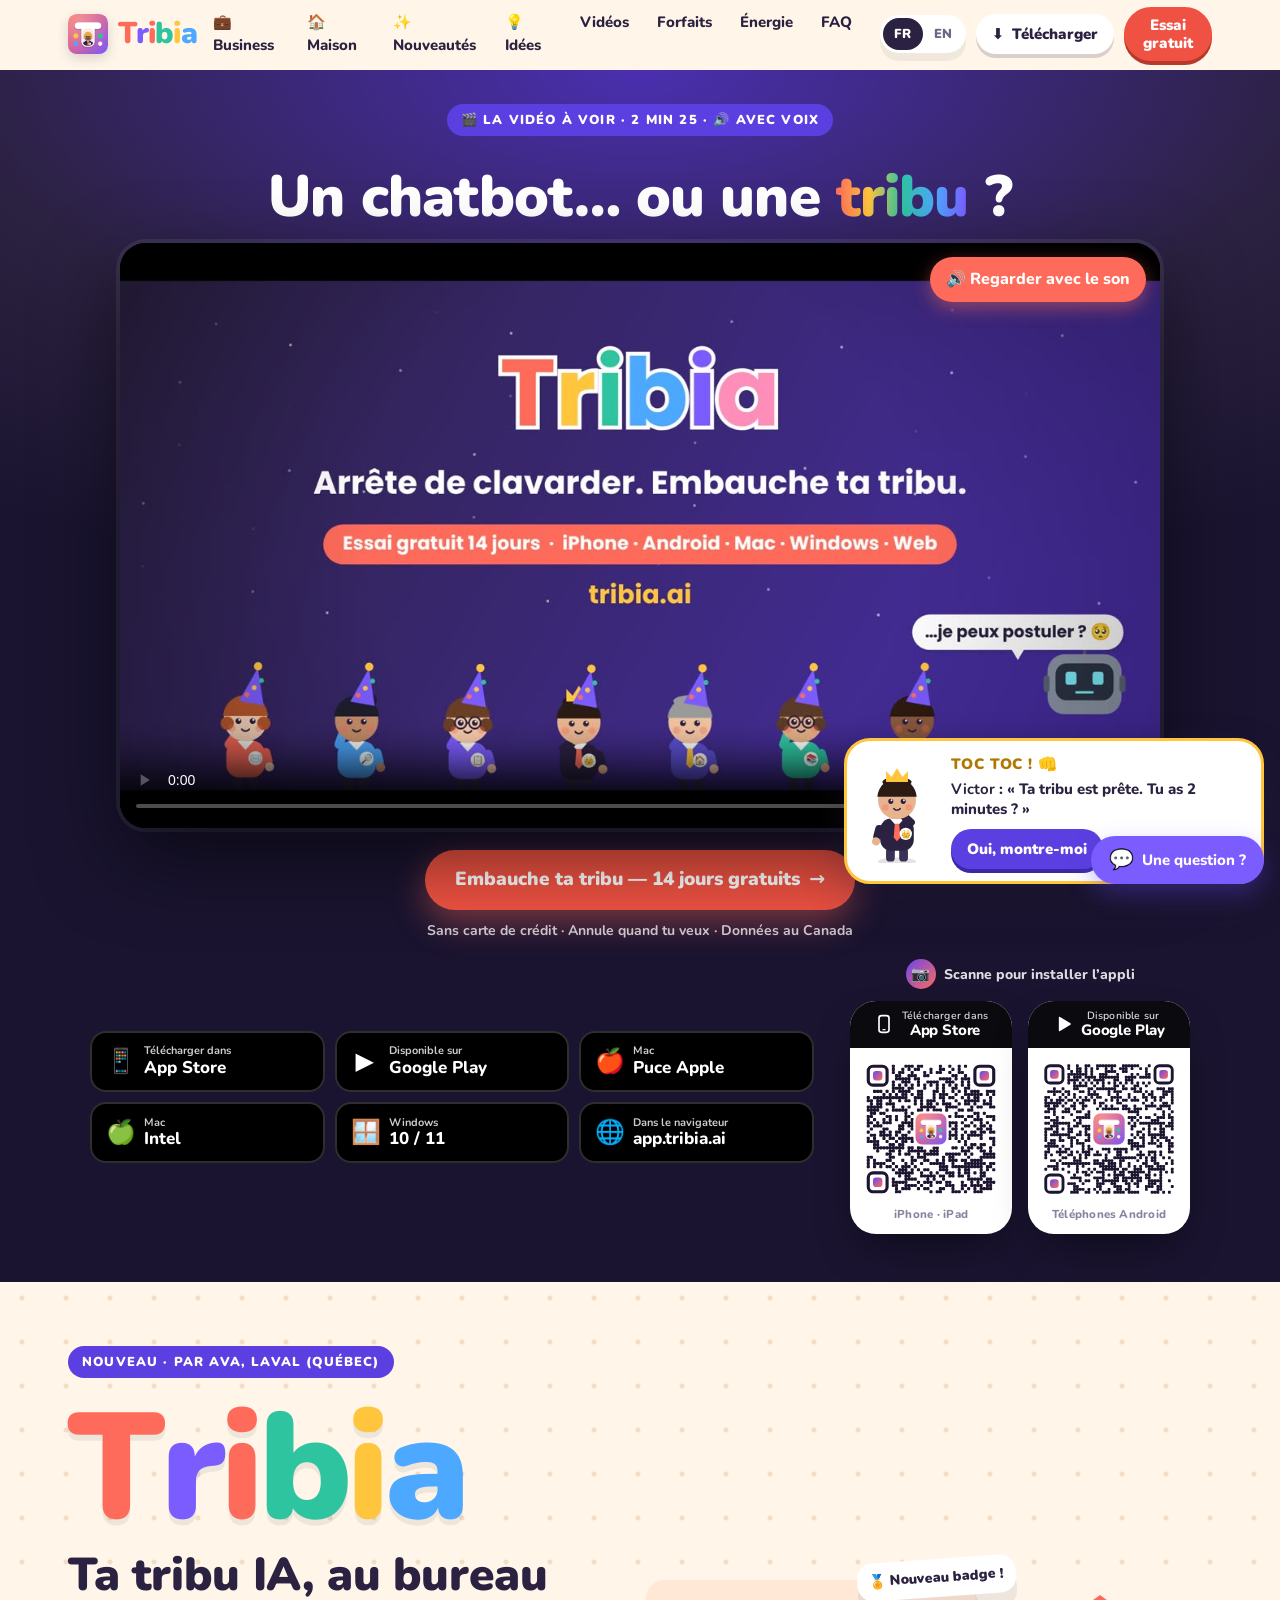
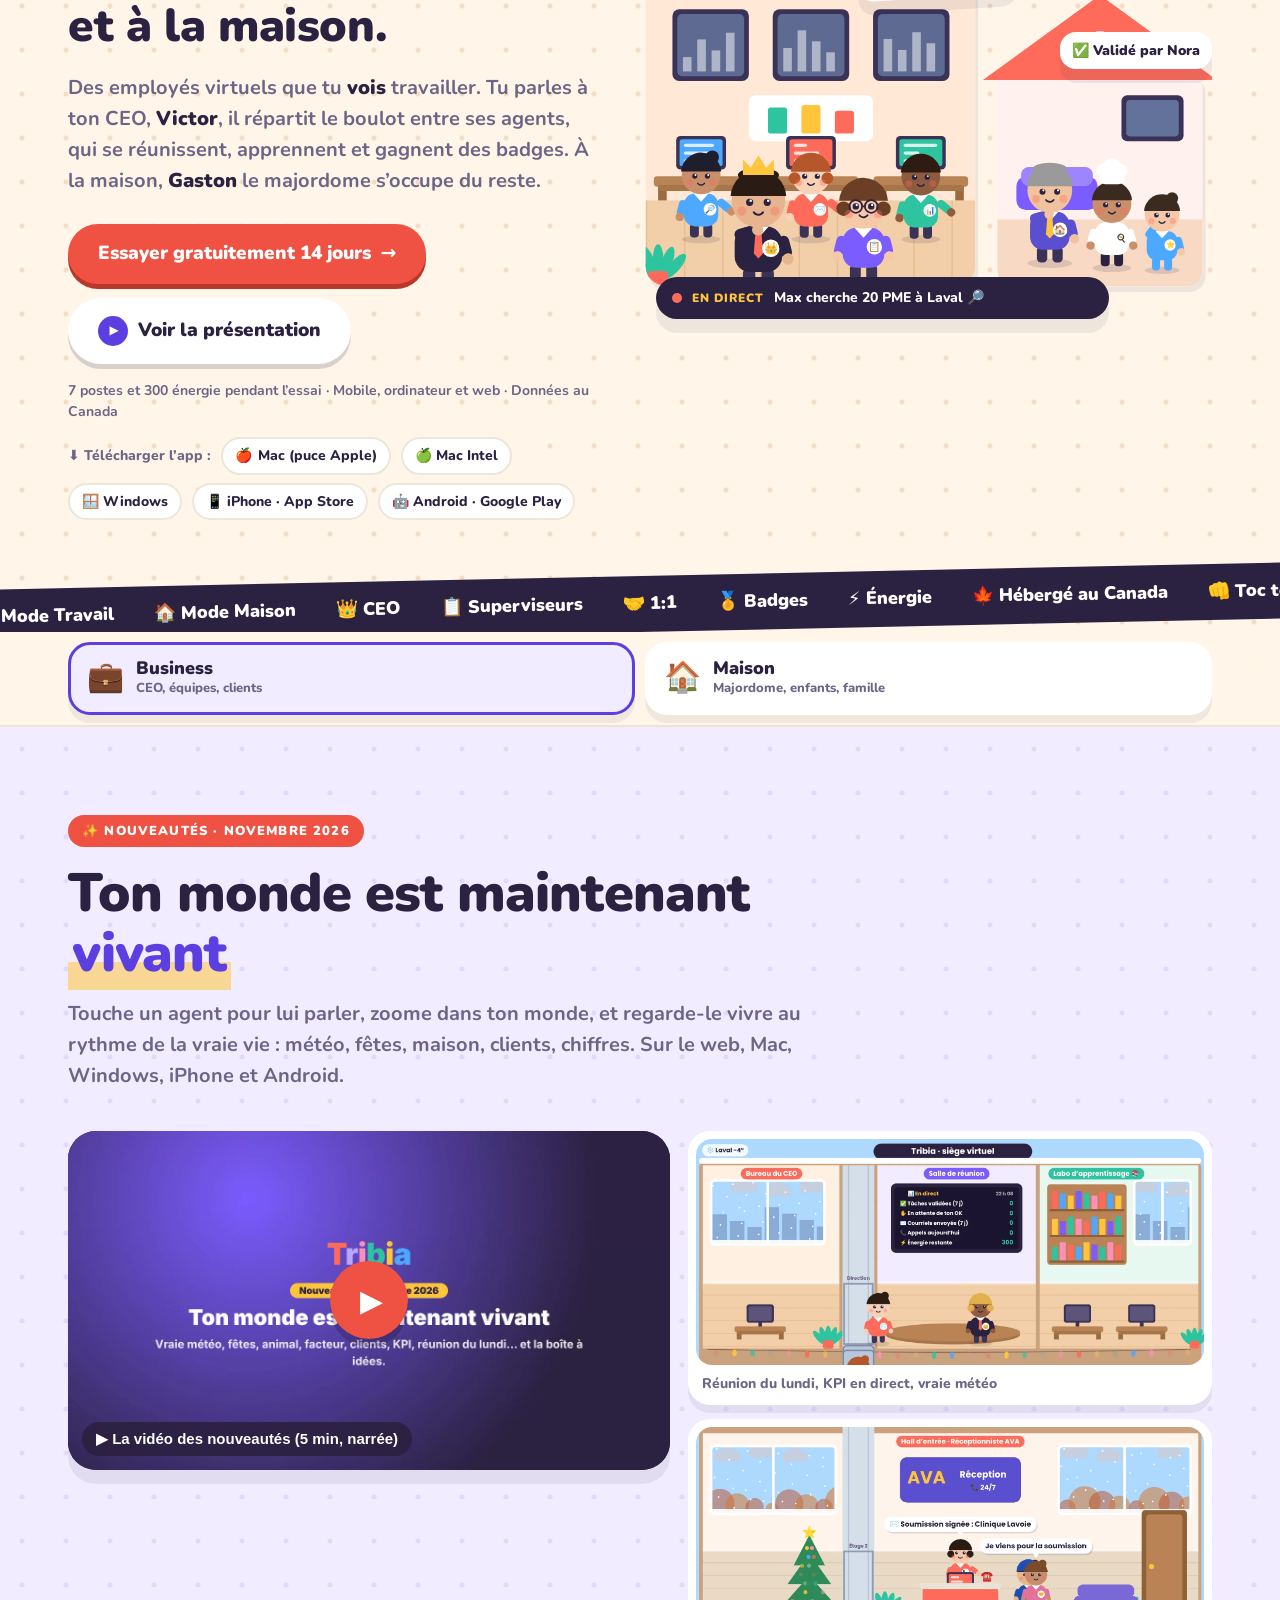
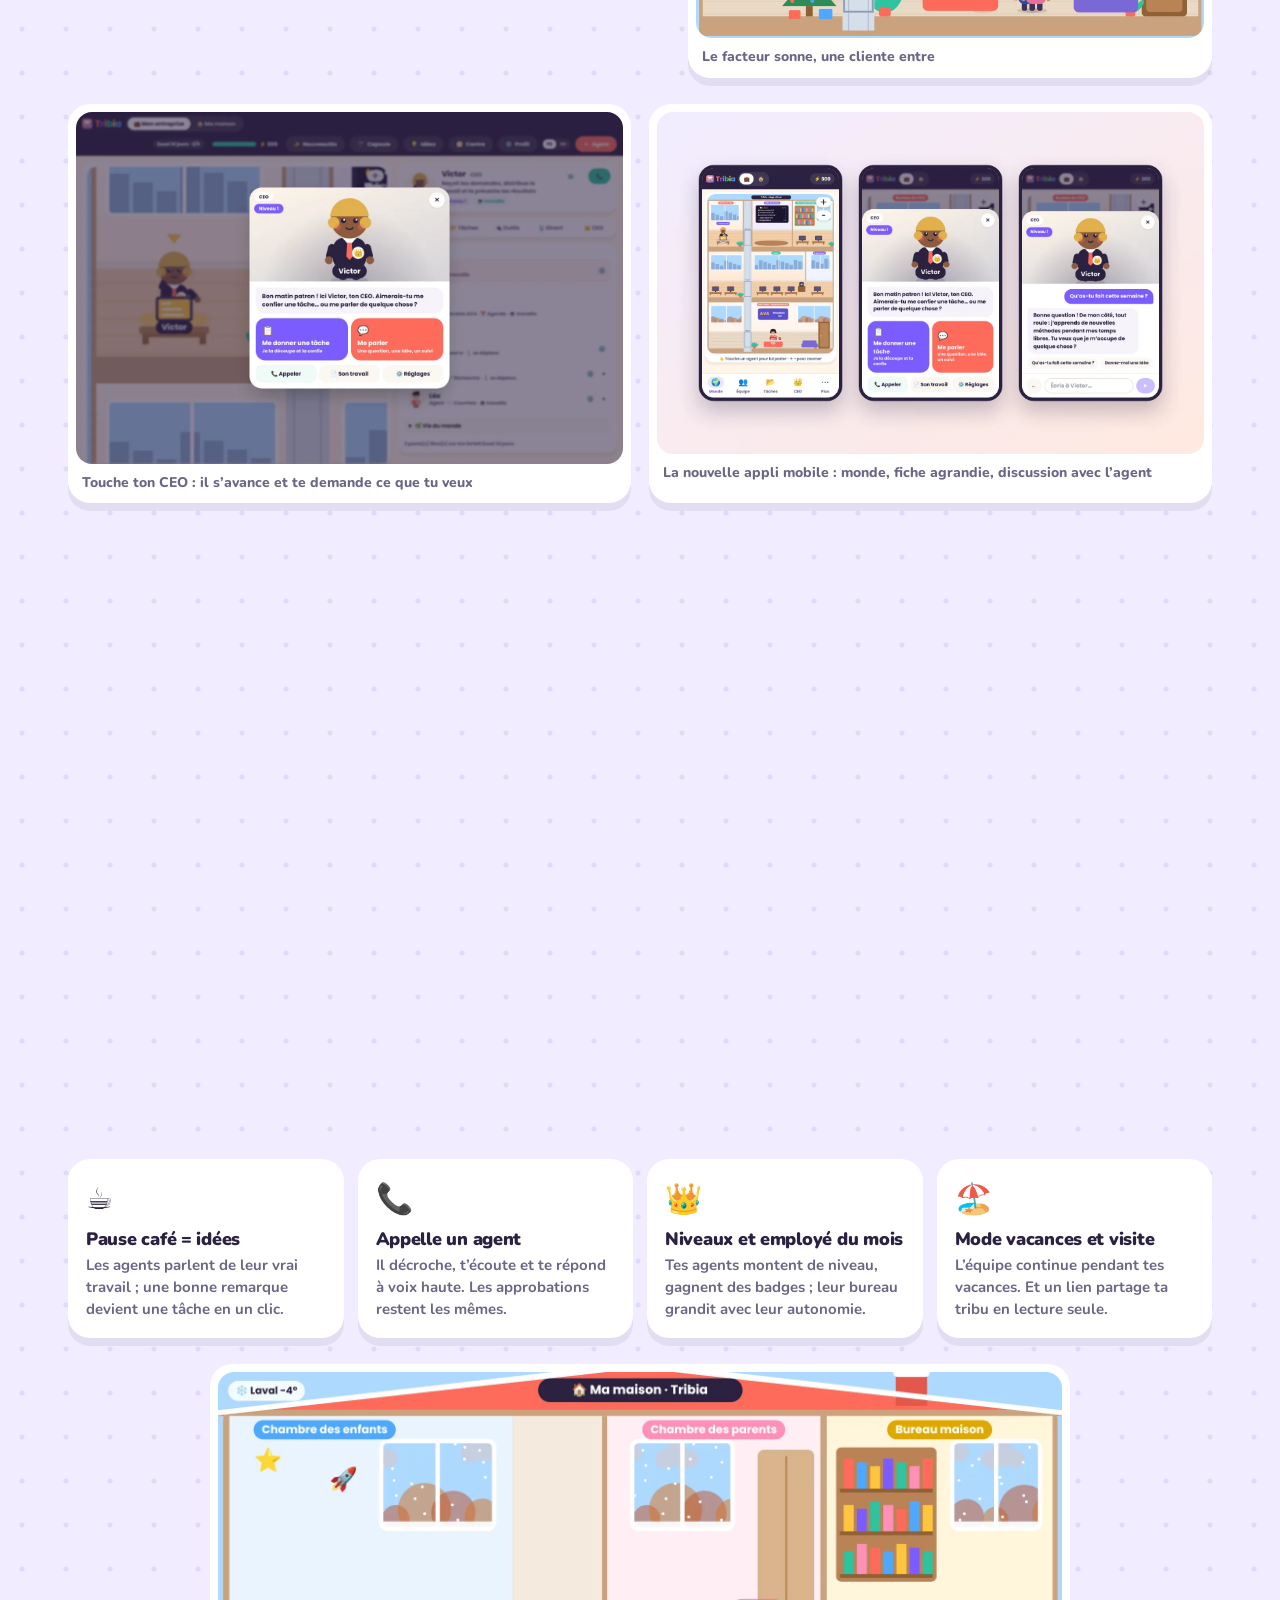
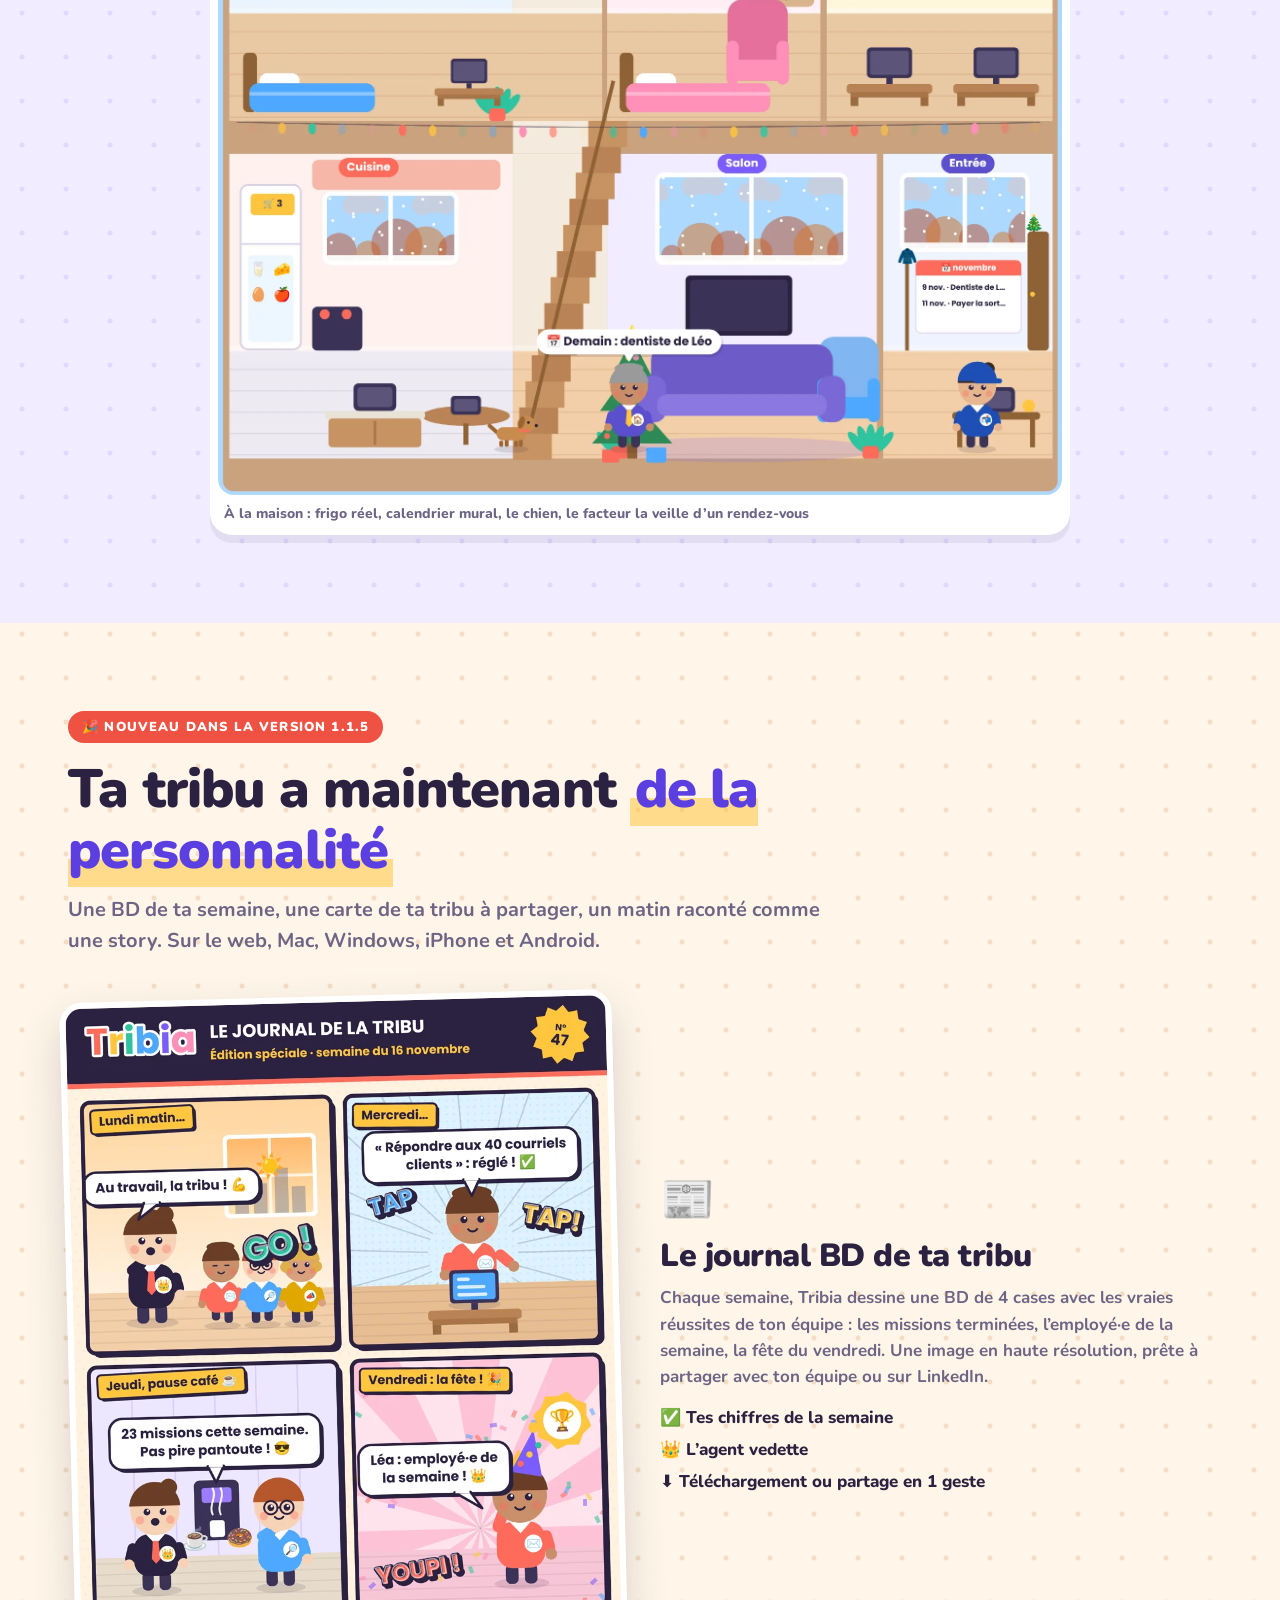
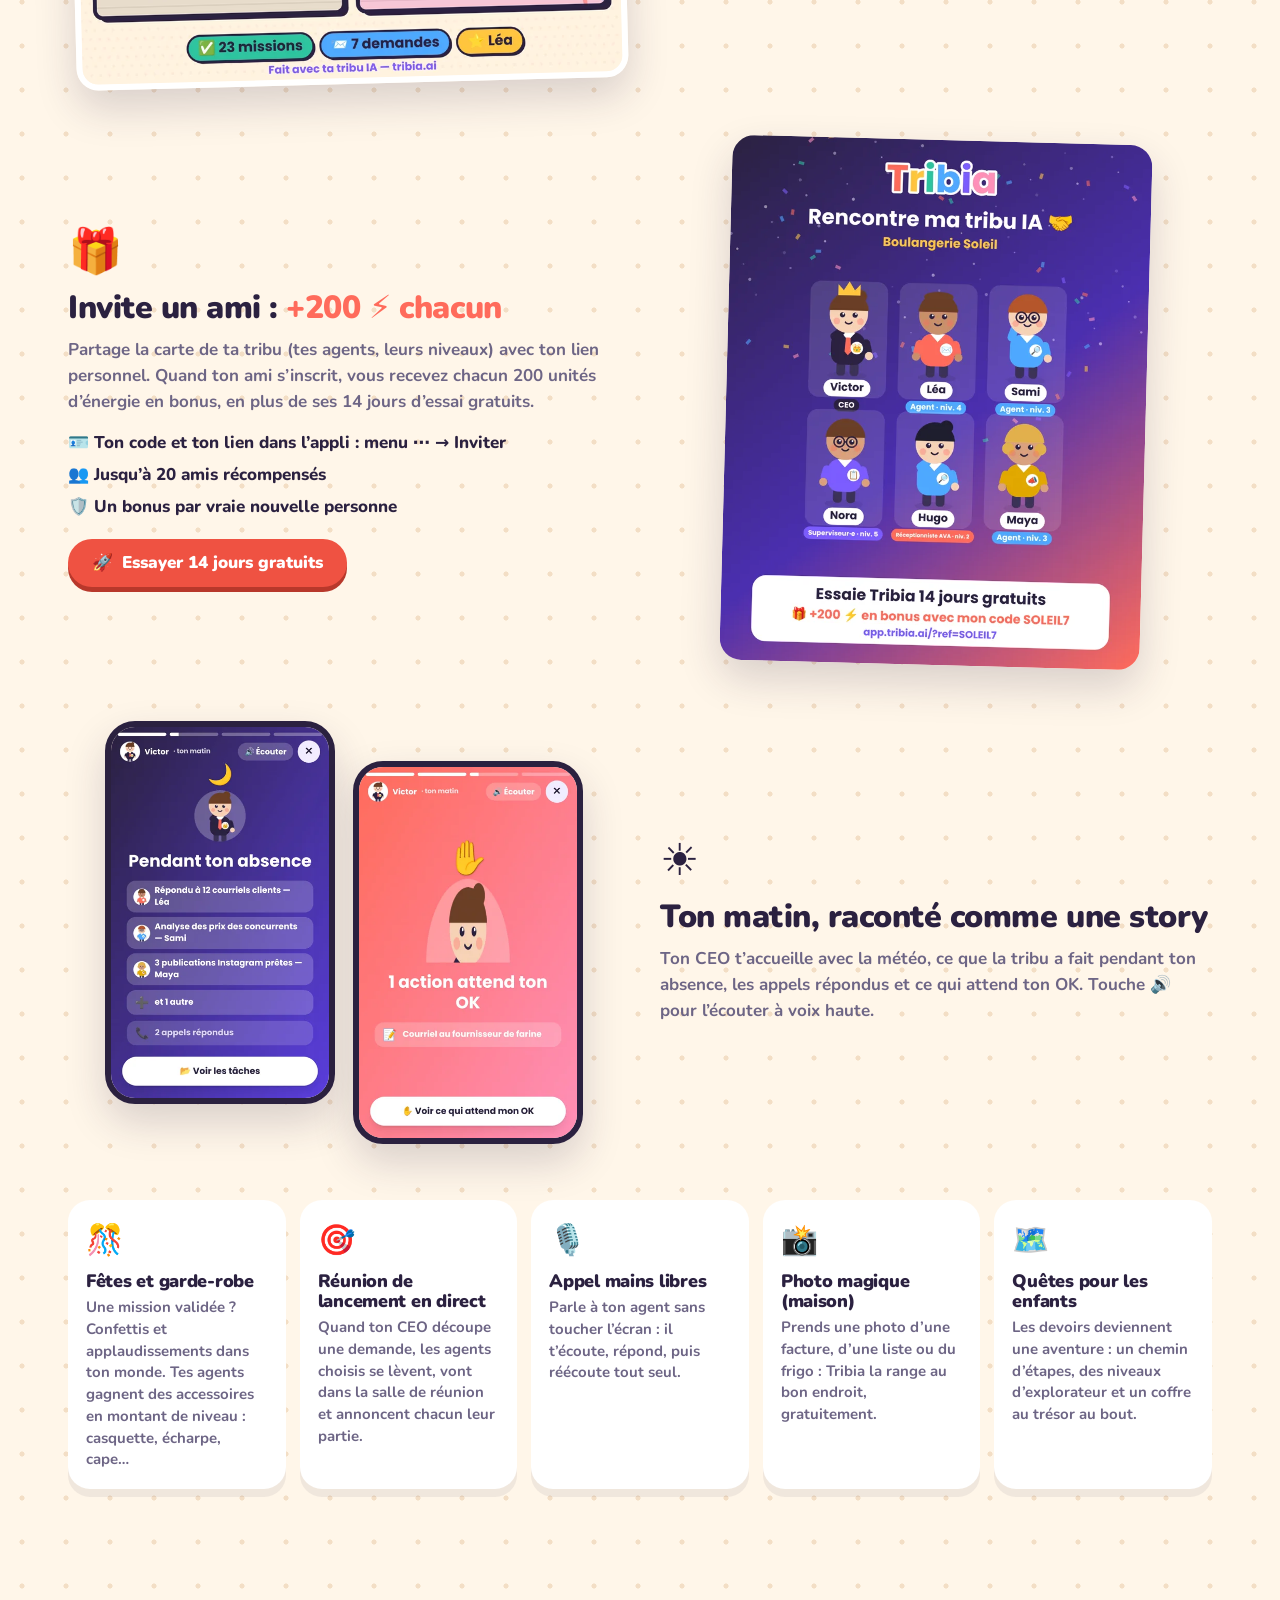
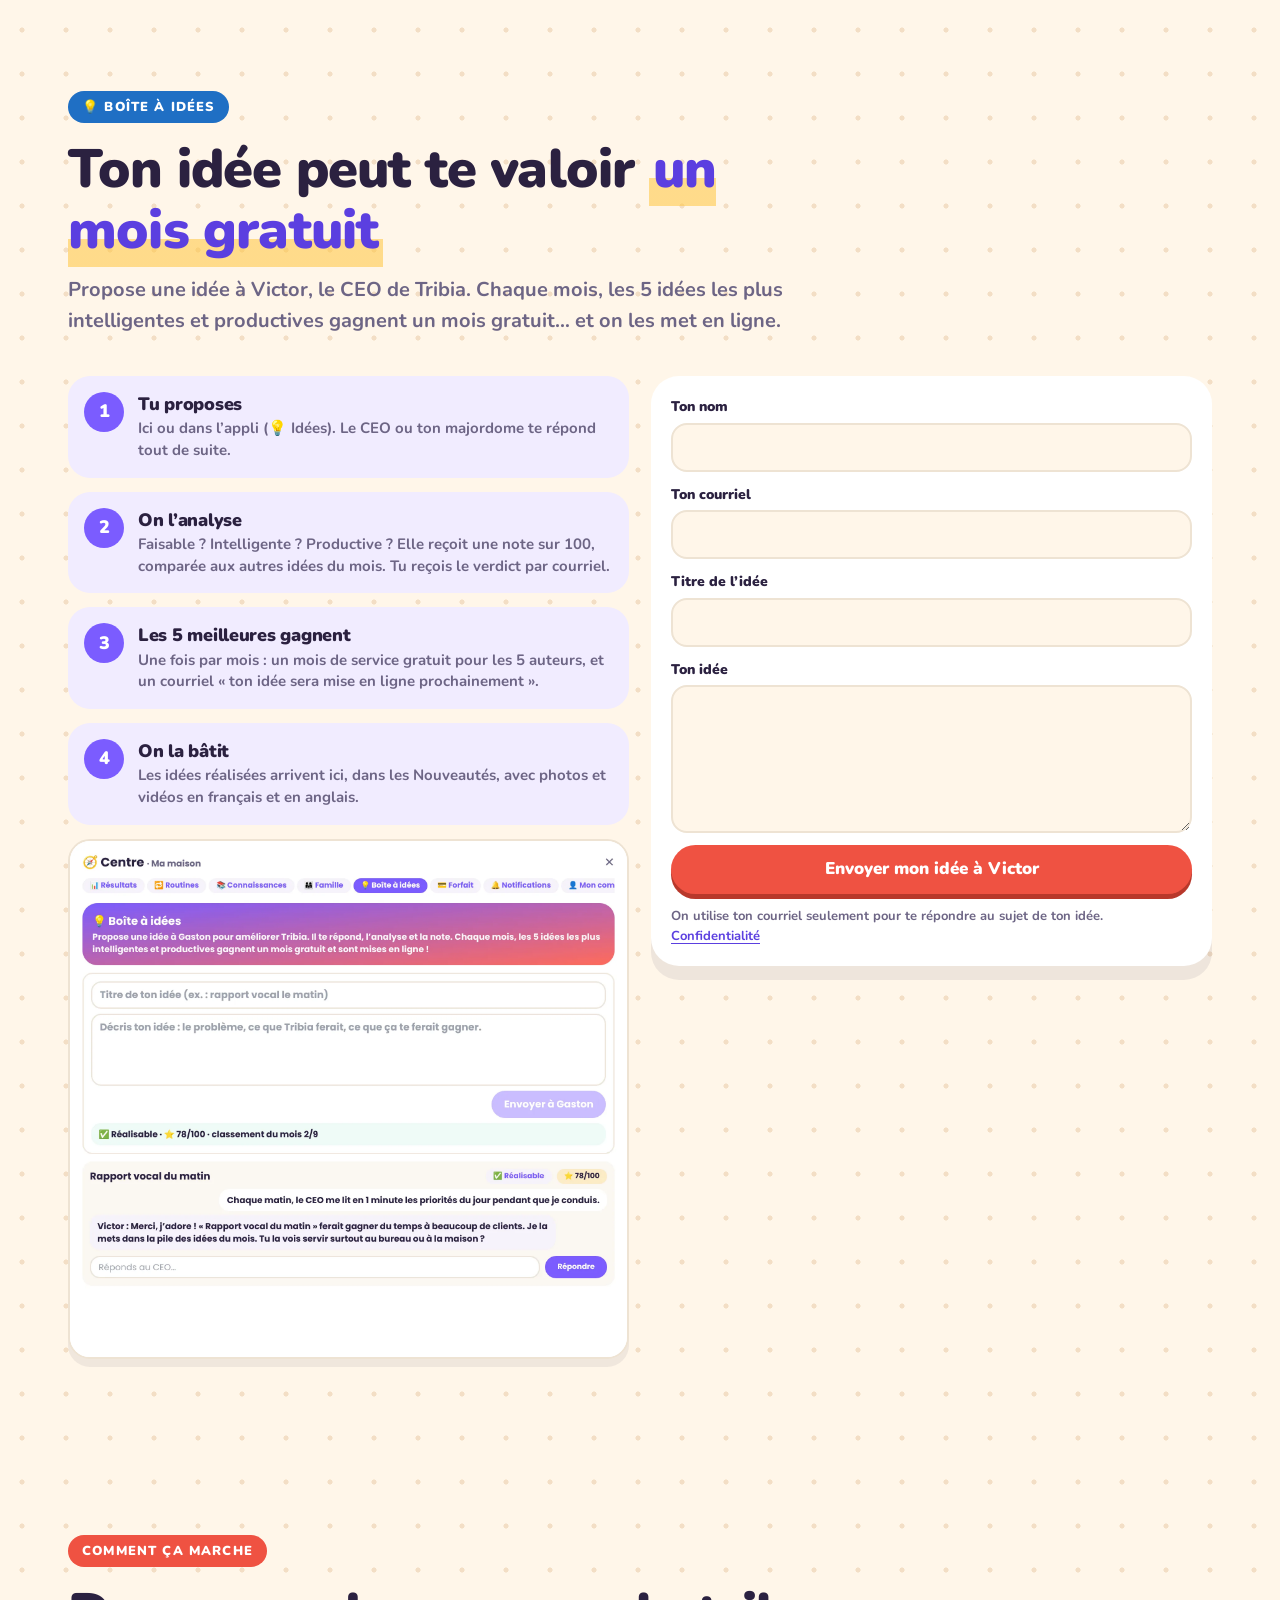
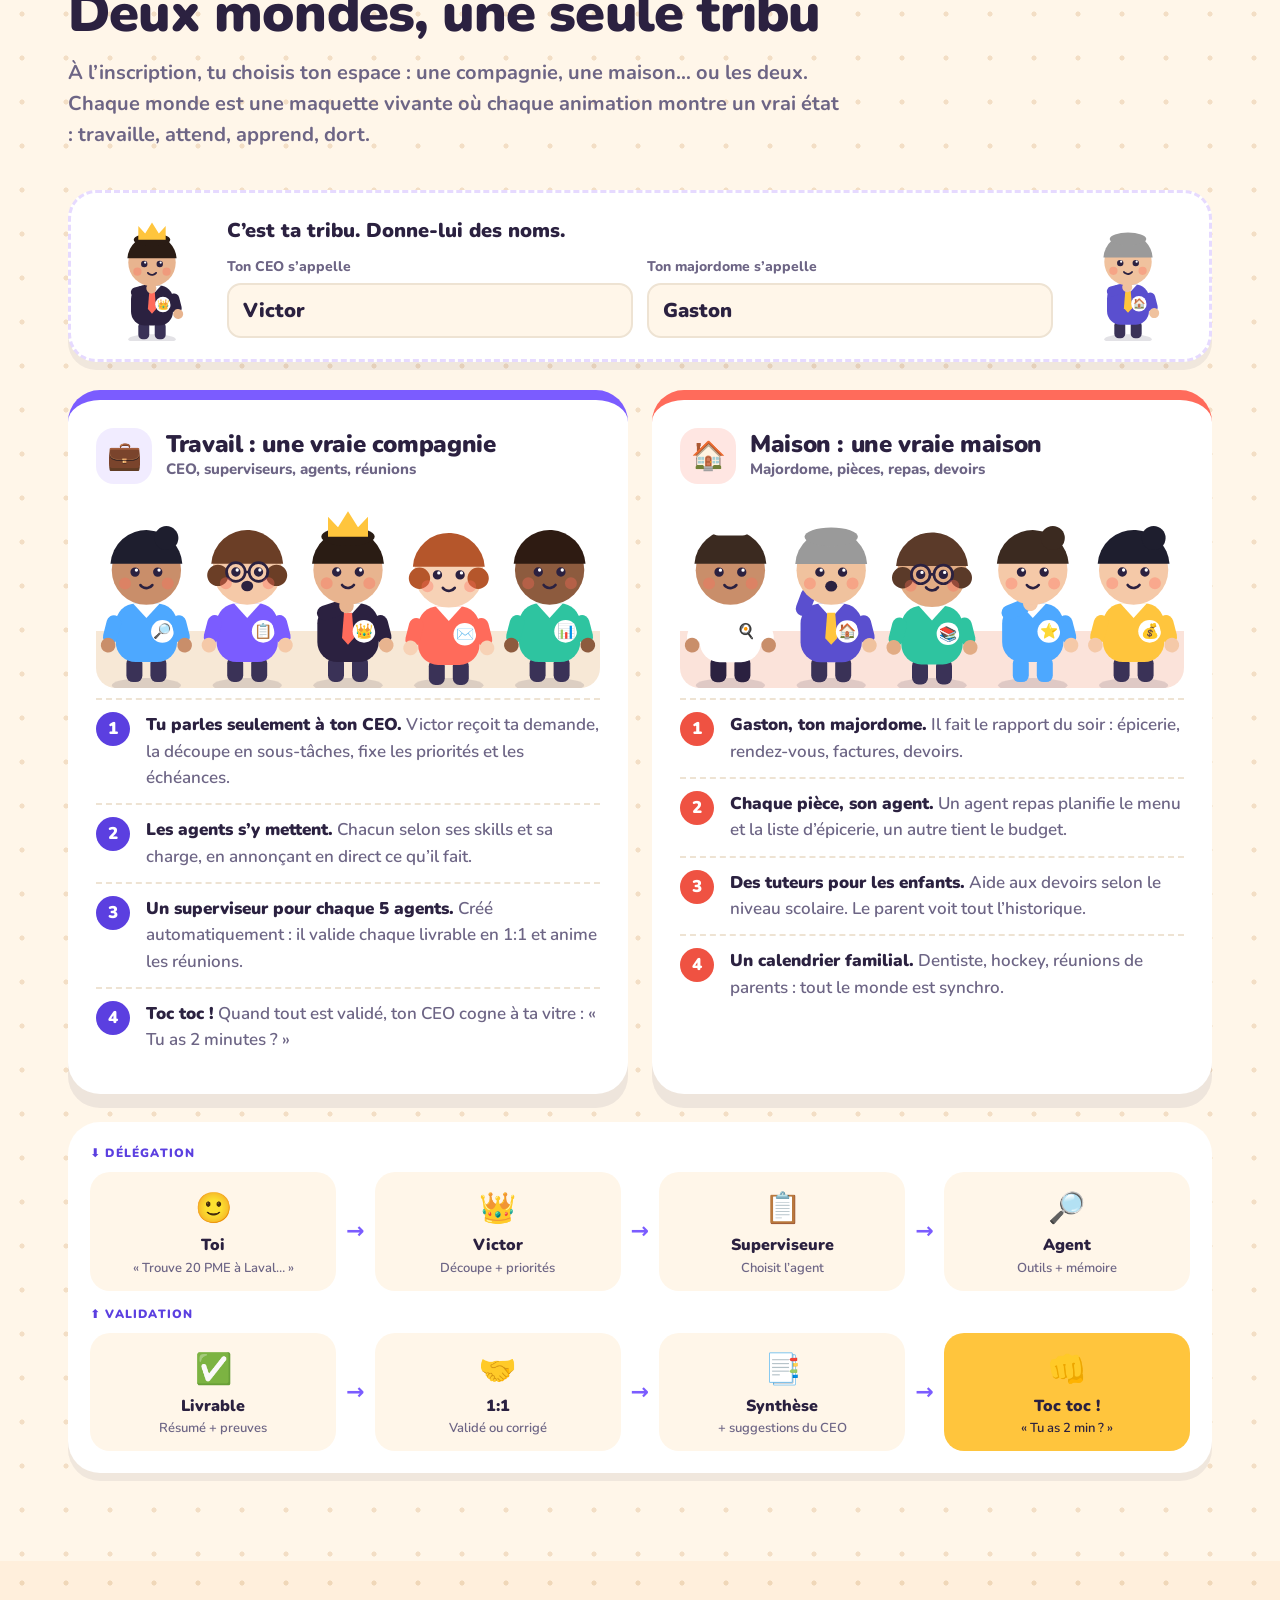
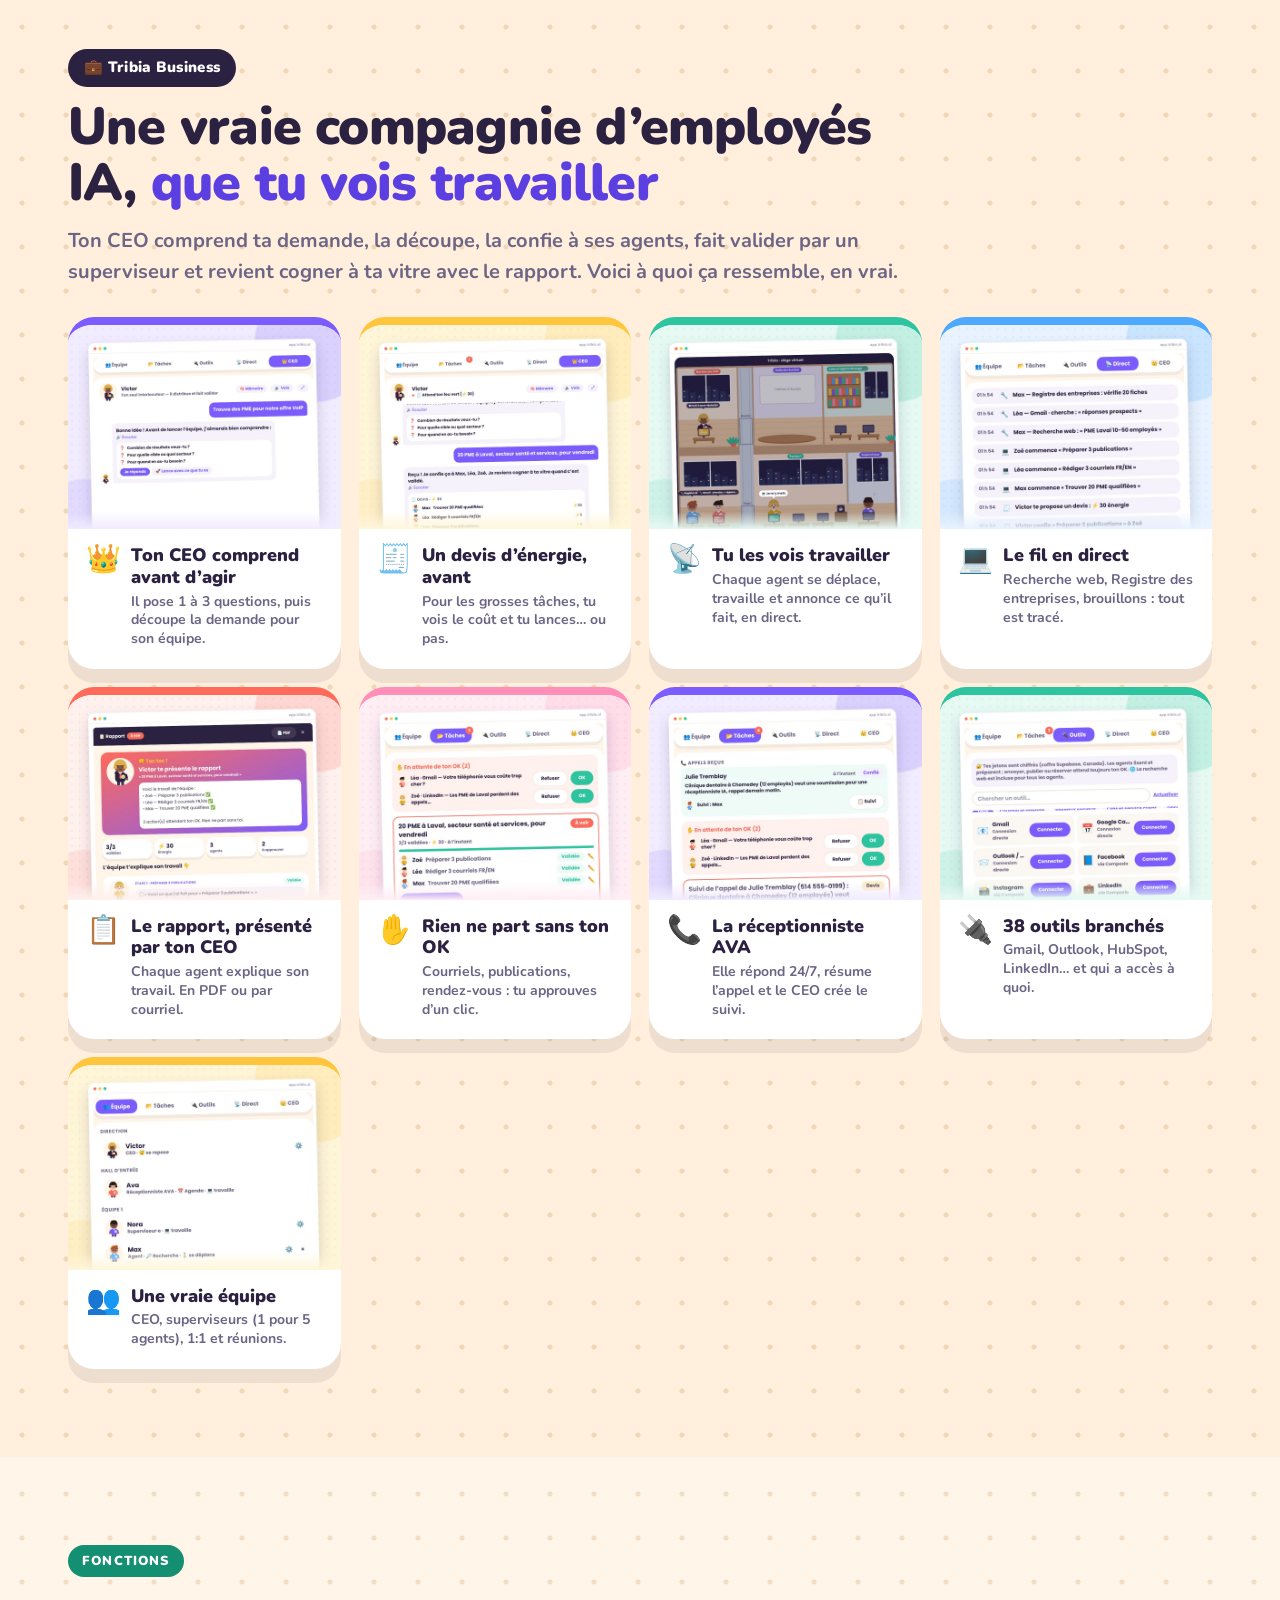
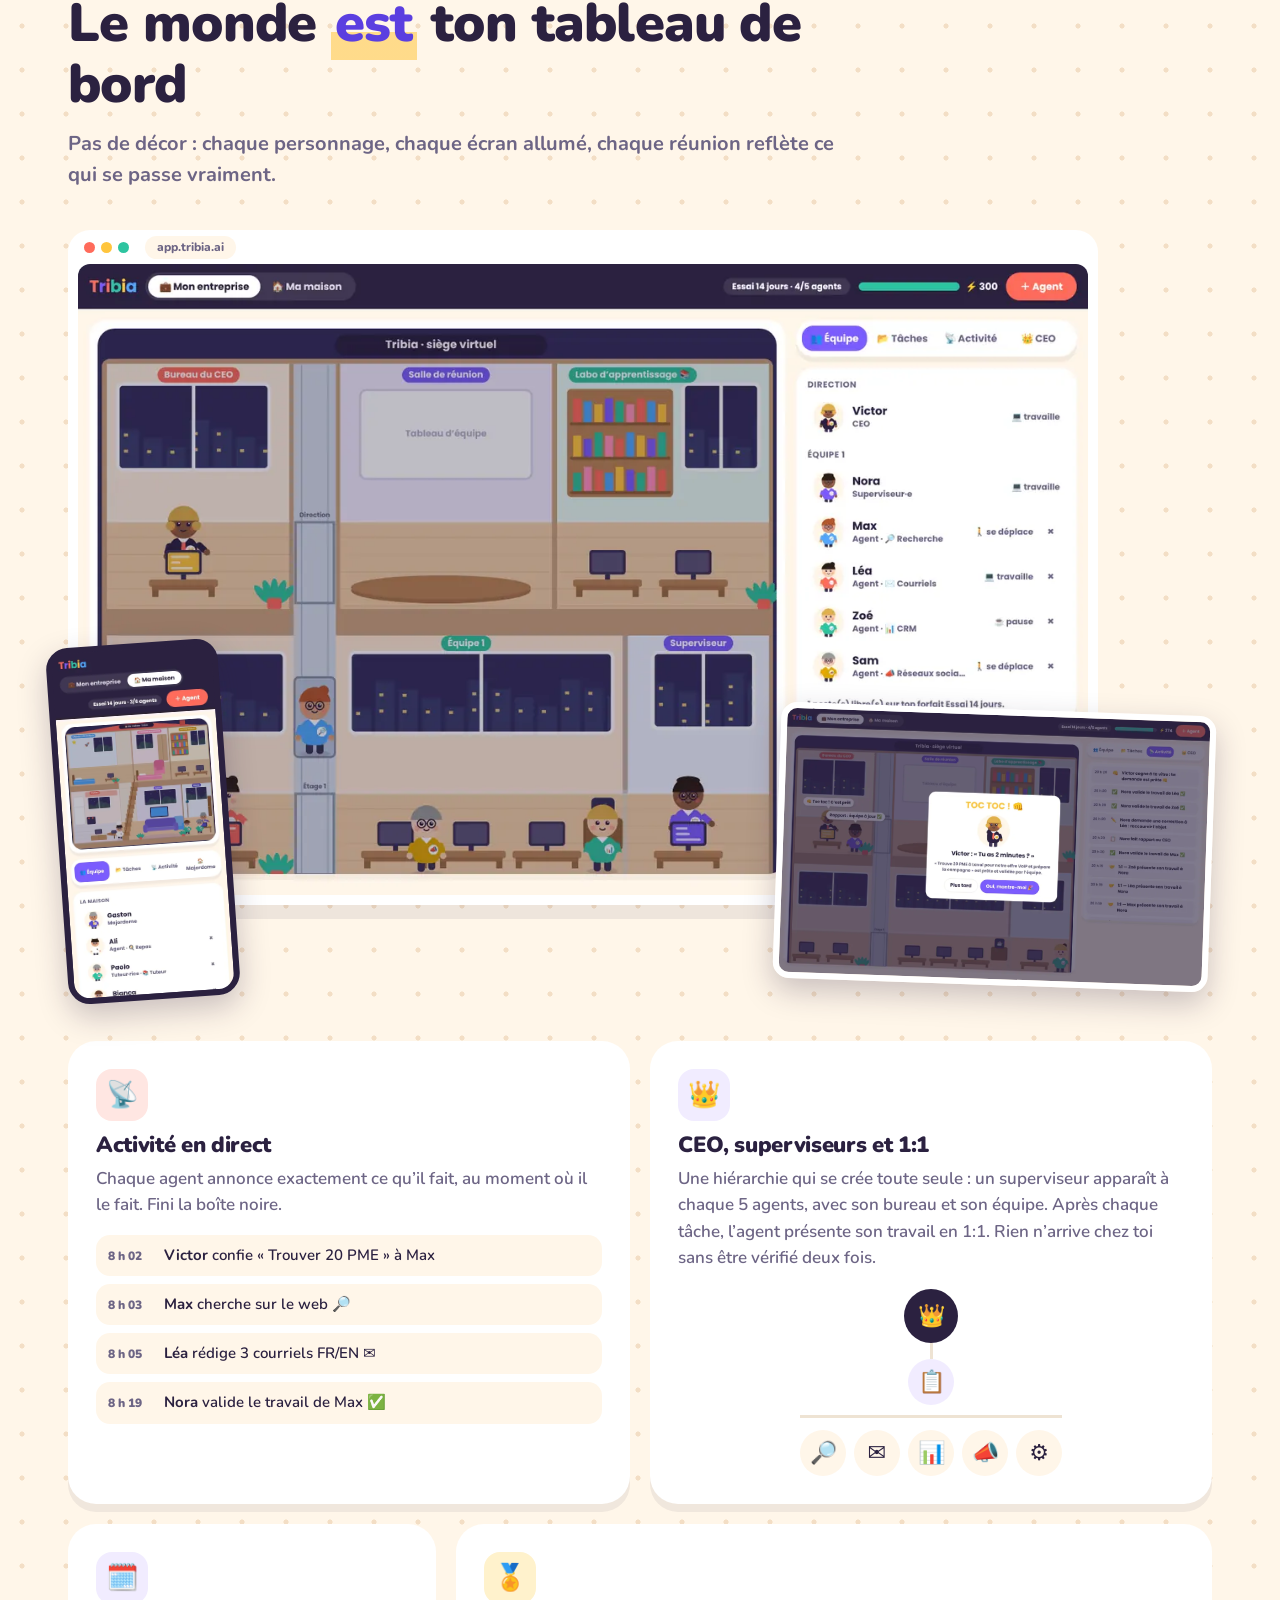
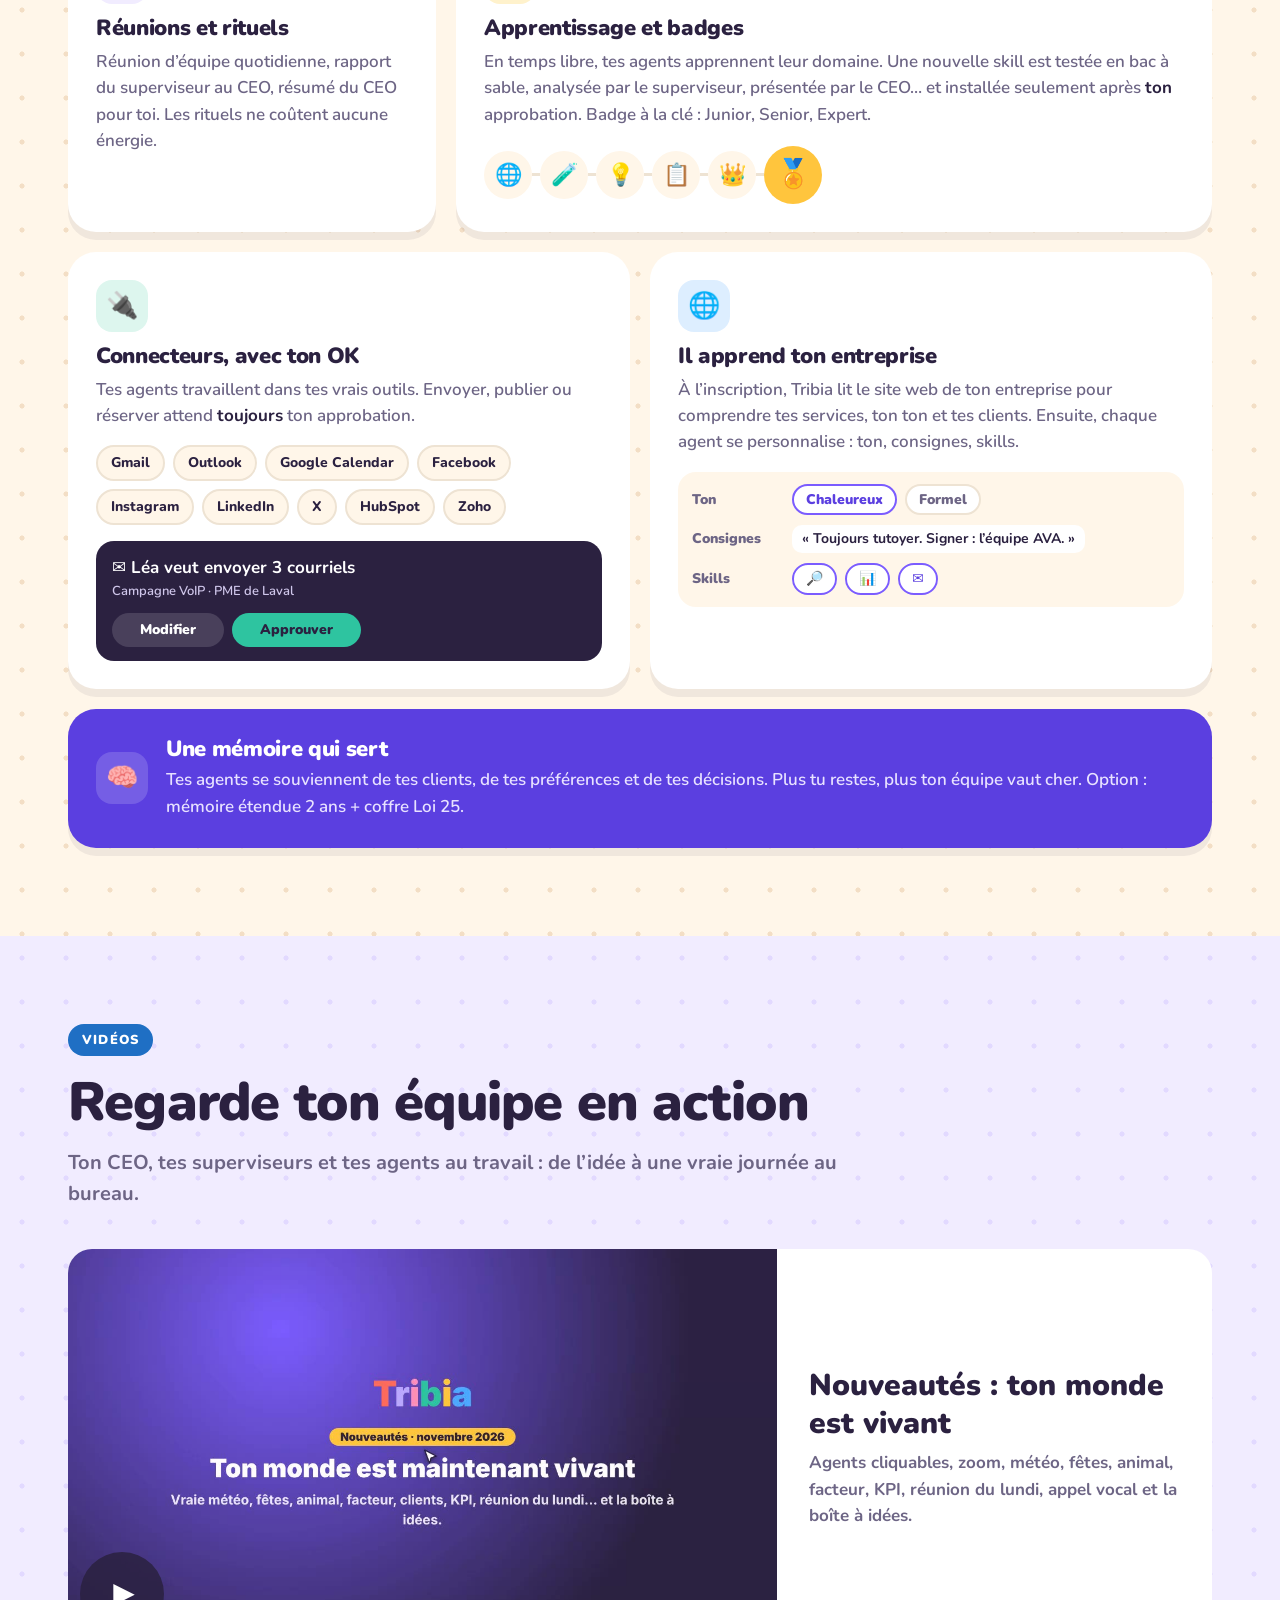
<file: index.html>
<!doctype html>
<html lang="fr">
<head>
<meta charset="utf-8">
<meta name="viewport" content="width=device-width, initial-scale=1">
<title>Tribia — Ta tribu IA, au bureau et à la maison</title>
<meta name="description" content="Tribia : des employés IA virtuels que tu vois travailler. Un CEO, des superviseurs et des agents au bureau, un majordome à la maison. Essai gratuit 14 jours. Données hébergées au Canada.">
<meta name="theme-color" content="#FFF6E9">
<meta property="og:title" content="Tribia — Ta tribu IA, au bureau et à la maison">
<meta property="og:description" content="Des employés IA vivants : un CEO qui distribue le travail, des agents qui se réunissent et apprennent, un majordome pour la maison.">
<meta property="og:image" content="assets/posters/tribia-presentation.jpg">
<link rel="icon" type="image/png" href="assets/img/favicon.png?v=53dd2eb105">
<link rel="apple-touch-icon" href="assets/img/apple-touch-icon.png?v=12388870a8">
<link rel="preload" href="assets/fonts/nunito-latin-wght-normal.woff2" as="font" type="font/woff2" crossorigin>
<link rel="stylesheet" href="assets/css/site.css?v=e289b75d53">
</head>
<body>
<a class="skip" href="#main"><span data-l="fr">Aller au contenu</span><span data-l="en">Skip to content</span></a>

<!-- ================= EN-TÊTE ================= -->
<header class="top" id="top">
  <div class="wrap top-in">
    <a class="brand" href="#accueil" aria-label="Tribia — accueil" data-aria-fr="Tribia — accueil" data-aria-en="Tribia — home">
      <img class="brand-ic" src="assets/img/tribia-icon.png?v=c0be3e2658" alt="" width="40" height="40">
      <span class="wm" aria-hidden="true"><span>T</span><span>r</span><span>i</span><span>b</span><span>i</span><span>a</span></span>
    </a>
    <nav class="nav" id="nav" aria-label="Navigation principale" data-aria-fr="Navigation principale" data-aria-en="Main navigation">
      <a href="#business" data-goto="work">💼 Business</a>
      <a href="#maison" data-goto="home">🏠 <span data-l="fr">Maison</span><span data-l="en">Home</span></a>
      <a href="#nouveautes">✨ <span data-l="fr">Nouveautés</span><span data-l="en">What’s new</span></a>
      <a href="#idees">💡 <span data-l="fr">Idées</span><span data-l="en">Ideas</span></a>
      <a href="#videos" data-goto="videos"><span data-l="fr">Vidéos</span><span data-l="en">Videos</span></a>
      <a href="#forfaits" data-goto="plans"><span data-l="fr">Forfaits</span><span data-l="en">Pricing</span></a>
      <a href="#energie"><span data-l="fr">Énergie</span><span data-l="en">Energy</span></a>
      <a href="#faq">FAQ</a>
    </nav>
    <div class="top-act">
      <div class="lang" role="group" aria-label="Langue" data-aria-fr="Langue" data-aria-en="Language">
        <button type="button" data-setlang="fr" aria-pressed="true" lang="fr">FR</button>
        <button type="button" data-setlang="en" aria-pressed="false" lang="en">EN</button>
      </div>
      <a class="btn btn-sm btn-ghost hide-sm" href="#telecharger">⬇️ <span data-l="fr">Télécharger</span><span data-l="en">Download</span></a>
      <a class="btn btn-sm btn-coral hide-sm" data-app="nav" href="https://app.tribia.ai"><span data-l="fr">Essai gratuit</span><span data-l="en">Free trial</span></a>
      <button class="burger" type="button" aria-expanded="false" aria-controls="nav" aria-label="Menu"><span></span><span></span><span></span></button>
    </div>
  </div>
</header>

<main id="main">

<!-- ================= VIDÉO D'OUVERTURE : UN CHATBOT OU UNE TRIBU ? ================= -->
<section class="vs" id="versus" aria-labelledby="vs-title">
  <div class="wrap vs-in">
    <p class="kick kick-violet"><span data-l="fr">🎬 La vidéo à voir · 2 min 25 · 🔊 avec voix</span><span data-l="en">🎬 Must-watch · 2:25 · 🔊 with voices</span></p>
    <h2 id="vs-title" class="vs-h"><span data-l="fr">Un chatbot… ou une <em>tribu</em> ?</span><span data-l="en">A chatbot… or a <em>tribe</em>?</span></h2>
    <div class="vs-player">
      <video id="vsVideo" class="vs-video" data-vs-video="tribia-vs-chatbot" autoplay muted loop playsinline preload="metadata" controls
        poster="assets/posters/tribia-vs-chatbot.jpg?v=df8a78fe4c" src="assets/videos/tribia-vs-chatbot.mp4?v=1828bee9da"
        aria-label="Comparaison drôle : un chatbot classique contre une équipe Tribia" data-aria-fr="Comparaison drôle : un chatbot classique contre une équipe Tribia" data-aria-en="A funny comparison: a typical chatbot vs a Tribia team"></video>
      <button type="button" class="vs-sound" id="vsSound" aria-pressed="false"><span class="vs-on"><span data-l="fr">🔊 Regarder avec le son</span><span data-l="en">🔊 Watch with sound</span></span><span class="vs-off"><span data-l="fr">🔇 Couper le son</span><span data-l="en">🔇 Mute</span></span></button>
    </div>
    <div class="vs-cta">
      <a class="btn btn-coral btn-lg vs-main" data-app="versus" href="https://app.tribia.ai"><span data-l="fr">Embauche ta tribu — 14 jours gratuits</span><span data-l="en">Hire your tribe — 14 days free</span> <span aria-hidden="true">→</span></a>
      <p class="micro"><span data-l="fr">Sans carte de crédit · Annule quand tu veux · Données au Canada</span><span data-l="en">No credit card · Cancel anytime · Data in Canada</span></p>
      <div class="vs-get">
      <div class="vs-stores" role="group" aria-label="Télécharger Tribia" data-aria-fr="Télécharger Tribia" data-aria-en="Download Tribia">
        <a class="store" href="https://apps.apple.com/app/tribia/id6831872804" data-dl="ios" target="_blank" rel="noopener"><span class="store-i" aria-hidden="true">📱</span><span><small><span data-l="fr">Télécharger dans</span><span data-l="en">Download on the</span></small><b>App Store</b></span></a>
        <a class="store" href="https://play.google.com/store/apps/details?id=ai.tribia.app" data-dl="android" target="_blank" rel="noopener"><span class="store-i" aria-hidden="true">▶</span><span><small><span data-l="fr">Disponible sur</span><span data-l="en">Get it on</span></small><b>Google Play</b></span></a>
        <a class="store" href="https://github.com/AssistantVirtualAI/tribia-app/releases/latest/download/Tribia-mac-arm64.dmg" data-dl="mac-arm64"><span class="store-i" aria-hidden="true">🍎</span><span><small>Mac</small><b><span data-l="fr">Puce Apple</span><span data-l="en">Apple chip</span></b></span></a>
        <a class="store" href="https://github.com/AssistantVirtualAI/tribia-app/releases/latest/download/Tribia-mac-x64.dmg" data-dl="mac-x64"><span class="store-i" aria-hidden="true">🍏</span><span><small>Mac</small><b>Intel</b></span></a>
        <a class="store" href="https://github.com/AssistantVirtualAI/tribia-app/releases/latest/download/Tribia-windows-setup.exe" data-dl="win"><span class="store-i" aria-hidden="true">🪟</span><span><small>Windows</small><b>10 / 11</b></span></a>
        <a class="store" data-app="versus-web" href="https://app.tribia.ai"><span class="store-i" aria-hidden="true">🌐</span><span><small><span data-l="fr">Dans le navigateur</span><span data-l="en">In your browser</span></small><b>app.tribia.ai</b></span></a>
      </div>
      <div class="qr-box qr-top" role="group" aria-label="Codes QR pour télécharger l’appli" data-aria-fr="Codes QR pour télécharger l’appli" data-aria-en="QR codes to download the app">
        <p class="qr-t"><span class="qr-cam" aria-hidden="true">📷</span><span data-l="fr">Scanne pour installer l’appli</span><span data-l="en">Scan to install the app</span></p>
        <div class="qr-row">
          <a class="qr-card" href="https://apps.apple.com/app/tribia/id6831872804" data-dl="ios" target="_blank" rel="noopener"><span class="qr-head"><span class="qr-ico"><svg viewBox="0 0 24 24" width="24" height="24" aria-hidden="true"><rect x="6" y="2" width="12" height="20" rx="3" fill="none" stroke="currentColor" stroke-width="2"/><rect x="10" y="18" width="4" height="1.6" rx=".8" fill="currentColor"/></svg></span><span><small><span data-l="fr">Télécharger dans</span><span data-l="en">Download on the</span></small><b>App Store</b></span></span><span class="qr-tile"><img src="assets/img/qr-app-store.svg?v=c553bac951" width="168" height="168" loading="lazy" alt="Code QR : Tribia sur l’App Store" data-alt-fr="Code QR : Tribia sur l’App Store" data-alt-en="QR code: Tribia on the App Store"></span><span class="qr-foot"><span data-l="fr">iPhone · iPad</span><span data-l="en">iPhone · iPad</span></span></a>
          <a class="qr-card" href="https://play.google.com/store/apps/details?id=ai.tribia.app" data-dl="android" target="_blank" rel="noopener"><span class="qr-head"><span class="qr-ico"><svg viewBox="0 0 24 24" width="24" height="24" aria-hidden="true"><path d="M7 4.5v15a1 1 0 0 0 1.5.86l12.4-7.5a1 1 0 0 0 0-1.72L8.5 3.64A1 1 0 0 0 7 4.5z" fill="currentColor"/></svg></span><span><small><span data-l="fr">Disponible sur</span><span data-l="en">Get it on</span></small><b>Google Play</b></span></span><span class="qr-tile"><img src="assets/img/qr-google-play.svg?v=5292c960e7" width="168" height="168" loading="lazy" alt="Code QR : Tribia sur Google Play" data-alt-fr="Code QR : Tribia sur Google Play" data-alt-en="QR code: Tribia on Google Play"></span><span class="qr-foot"><span data-l="fr">Téléphones Android</span><span data-l="en">Android phones</span></span></a>
        </div>
      </div>
      </div>
    </div>
  </div>
</section>

<!-- ================= HÉROS ================= -->
<section class="hero" id="accueil" aria-labelledby="hero-title">
  <div class="wrap hero-in">
    <div class="hero-copy">
      <p class="kick kick-violet"><span data-l="fr">Nouveau · par AVA, Laval (Québec)</span><span data-l="en">New · by AVA, Laval (Québec)</span></p>
      <h1 id="hero-title">
        <span class="wm wm-xl" aria-hidden="true"><span>T</span><span>r</span><span>i</span><span>b</span><span>i</span><span>a</span></span>
        <span class="sr">Tribia — </span>
        <span class="tagline"><span data-l="fr">Ta tribu IA, au bureau et&nbsp;à&nbsp;la&nbsp;maison.</span><span data-l="en">Your AI tribe, at work and&nbsp;at&nbsp;home.</span></span>
      </h1>
      <p class="lead">
        <span data-l="fr">Des employés virtuels que tu <b>vois</b> travailler. Tu parles à ton CEO, <b class="n-ceo">Victor</b>, il répartit le boulot entre ses agents, qui se réunissent, apprennent et gagnent des badges. À la maison, <b class="n-maj">Gaston</b> le majordome s’occupe du reste.</span>
        <span data-l="en">Virtual employees you can actually <b>watch</b> at work. You talk to your CEO, <b class="n-ceo">Victor</b>, who splits the job across his agents. They hold meetings, learn and earn badges. At home, <b class="n-maj">Gaston</b> the butler handles the rest.</span>
      </p>
      <div class="cta-row">
        <a class="btn btn-coral btn-lg" data-app="hero" href="https://app.tribia.ai"><span data-l="fr">Essayer gratuitement 14 jours</span><span data-l="en">Try it free for 14 days</span> <span aria-hidden="true">→</span></a>
        <button class="btn btn-ghost btn-lg" type="button" data-play="presentation"><span class="play-dot" aria-hidden="true">▶</span><span data-l="fr">Voir la présentation</span><span data-l="en">Watch the overview</span></button>
      </div>
      <p class="micro"><span data-l="fr">7 postes et 300 énergie pendant l’essai · Mobile, ordinateur et web · Données au Canada</span><span data-l="en">7 seats and 300 energy during the trial · Mobile, desktop and web · Data in Canada</span></p>
      <p class="dl-hero"><span class="dl-hero-t"><span data-l="fr">⬇️ Télécharger l’app :</span><span data-l="en">⬇️ Download the app:</span></span>
        <a href="https://github.com/AssistantVirtualAI/tribia-app/releases/latest/download/Tribia-mac-arm64.dmg" data-dl="mac-arm64">🍎 <span data-l="fr">Mac (puce Apple)</span><span data-l="en">Mac (Apple chip)</span></a>
        <a href="https://github.com/AssistantVirtualAI/tribia-app/releases/latest/download/Tribia-mac-x64.dmg" data-dl="mac-x64">🍏 Mac Intel</a>
        <a href="https://github.com/AssistantVirtualAI/tribia-app/releases/latest/download/Tribia-windows-setup.exe" data-dl="win">🪟 Windows</a>
        <a href="https://apps.apple.com/app/tribia/id6831872804" data-dl="ios" target="_blank" rel="noopener">📱 iPhone · App Store</a>
        <a href="https://play.google.com/store/apps/details?id=ai.tribia.app" data-dl="android" target="_blank" rel="noopener">🤖 Android · Google Play</a></p>
    </div>
    <div class="hero-art">
      <div class="stage">
        <canvas data-scene="hero" class="stage-cv" role="img" aria-label="Le bureau virtuel et la maison de Tribia : un CEO couronné, une superviseure, trois agents à leurs bureaux, un majordome, un chef et un enfant." data-aria-fr="Le bureau virtuel et la maison de Tribia : un CEO couronné, une superviseure, trois agents à leurs bureaux, un majordome, un chef et un enfant." data-aria-en="Tribia's virtual office and home: a crowned CEO, a supervisor, three agents at their desks, a butler, a chef and a kid."></canvas>
        <div class="live" aria-hidden="true">
          <span class="live-dot"></span><span class="live-lbl"><span data-l="fr">EN DIRECT</span><span data-l="en">LIVE</span></span>
          <span class="live-txt" id="liveTxt">…</span>
        </div>
        <div class="sticker s1" aria-hidden="true">🏅 <span data-l="fr">Nouveau badge !</span><span data-l="en">New badge!</span></div>
        <div class="sticker s2" aria-hidden="true">✅ <span data-l="fr">Validé par Nora</span><span data-l="en">Approved by Nora</span></div>
      </div>
    </div>
  </div>
  <div class="marquee" aria-hidden="true">
    <div class="marquee-in">
      <span>💼 <span data-l="fr">Mode Travail</span><span data-l="en">Work mode</span></span><span>🏠 <span data-l="fr">Mode Maison</span><span data-l="en">Home mode</span></span><span>👑 CEO</span><span>📋 <span data-l="fr">Superviseurs</span><span data-l="en">Supervisors</span></span><span>🤝 1:1</span><span>🏅 Badges</span><span>⚡ <span data-l="fr">Énergie</span><span data-l="en">Energy</span></span><span>🍁 <span data-l="fr">Hébergé au Canada</span><span data-l="en">Hosted in Canada</span></span><span>👊 Toc toc !</span>
      <span>💼 <span data-l="fr">Mode Travail</span><span data-l="en">Work mode</span></span><span>🏠 <span data-l="fr">Mode Maison</span><span data-l="en">Home mode</span></span><span>👑 CEO</span><span>📋 <span data-l="fr">Superviseurs</span><span data-l="en">Supervisors</span></span><span>🤝 1:1</span><span>🏅 Badges</span><span>⚡ <span data-l="fr">Énergie</span><span data-l="en">Energy</span></span><span>🍁 <span data-l="fr">Hébergé au Canada</span><span data-l="en">Hosted in Canada</span></span><span>👊 Toc toc !</span>
    </div>
  </div>
</section>

<!-- ================= CHOIX : BUSINESS OU MAISON ================= -->
<nav class="parts" id="parts" aria-label="Business ou Maison" data-aria-fr="Business ou Maison" data-aria-en="Business or Home">
  <div class="wrap parts-in">
    <button type="button" data-part="work" aria-pressed="true"><span class="pi" aria-hidden="true">💼</span><span><b>Business</b><small><span data-l="fr">CEO, équipes, clients</span><span data-l="en">CEO, teams, clients</span></small></span></button>
    <button type="button" data-part="home" aria-pressed="false"><span class="pi" aria-hidden="true">🏠</span><span><b><span data-l="fr">Maison</span><span data-l="en">Home</span></b><small><span data-l="fr">Majordome, enfants, famille</span><span data-l="en">Butler, kids, family</span></small></span></button>
  </div>
</nav>


<!-- ================= COMMENT ÇA MARCHE ================= -->
<!-- ================= NOUVEAUTÉS ================= -->
<section class="sec sec-lav" id="nouveautes" aria-labelledby="nv-title">
  <div class="wrap">
    <div class="sec-head">
      <p class="kick kick-coral">✨ <span data-l="fr">Nouveautés · novembre 2026</span><span data-l="en">What’s new · November 2026</span></p>
      <h2 id="nv-title"><span data-l="fr">Ton monde est maintenant <em>vivant</em></span><span data-l="en">Your world is now <em>alive</em></span></h2>
      <p class="sub"><span data-l="fr">Touche un agent pour lui parler, zoome dans ton monde, et regarde-le vivre au rythme de la vraie vie : météo, fêtes, maison, clients, chiffres. Sur le web, Mac, Windows, iPhone et Android.</span><span data-l="en">Tap an agent to talk, zoom into your world, and watch it live in step with real life: weather, holidays, home, clients, numbers. On the web, Mac, Windows, iPhone and Android.</span></p>
    </div>
    <div class="nv-hero reveal">
      <button type="button" class="nv-video" data-video="10" aria-label="Voir la vidéo des nouveautés" data-aria-fr="Voir la vidéo des nouveautés" data-aria-en="Watch the what’s-new video">
        <img data-l="fr" src="assets/posters/tribia-10-nouveautes.jpg?v=4fb1831754" alt="" width="1280" height="720" loading="lazy"><img data-l="en" src="assets/posters/tribia-10-nouveautes-en.jpg?v=148592e2c2" alt="" width="1280" height="720" loading="lazy">
        <span class="vplay" aria-hidden="true"><span>▶</span></span><span class="nv-vlab"><span data-l="fr">▶ La vidéo des nouveautés (5 min, narrée)</span><span data-l="en">▶ The what’s-new video (5 min, narrated)</span></span>
      </button>
      <div class="nv-shots">
        <figure><img data-l="fr" src="assets/img/nv-reunion-fr.webp?v=038d1f5724" alt="Réunion du lundi et écran de KPI sous la neige" width="1736" height="774" loading="lazy"><img data-l="en" src="assets/img/nv-reunion-en.webp?v=c55be211ba" alt="Monday meeting and KPI screen in the snow" width="1735" height="774" loading="lazy"><figcaption><span data-l="fr">Réunion du lundi, KPI en direct, vraie météo</span><span data-l="en">Monday meeting, live KPIs, real weather</span></figcaption></figure>
        <figure><img data-l="fr" src="assets/img/nv-hall-fr.webp?v=8f22461358" alt="Le facteur et une cliente dans le hall" width="1736" height="723" loading="lazy"><img data-l="en" src="assets/img/nv-hall-en.webp?v=70a2e48c20" alt="The mail carrier and a client in the lobby" width="1735" height="723" loading="lazy"><figcaption><span data-l="fr">Le facteur sonne, une cliente entre</span><span data-l="en">The mail carrier rings, a client walks in</span></figcaption></figure>
      </div>
    </div>
    <div class="nv-duo reveal">
      <figure><img data-l="fr" src="assets/img/nv-fiche-fr.webp?v=3cb32be7da" alt="Fiche agrandie du CEO : me donner une tâche ou me parler" width="1400" height="900" loading="lazy"><img data-l="en" src="assets/img/nv-fiche-en.webp?v=bd4ae61e77" alt="The CEO’s enlarged card: give me a task or talk to me" width="1400" height="900" loading="lazy"><figcaption><span data-l="fr">Touche ton CEO : il s’avance et te demande ce que tu veux</span><span data-l="en">Tap your CEO: they step forward and ask what you need</span></figcaption></figure>
      <figure><img data-l="fr" src="assets/img/nv-mobile-fr.webp?v=4cd5f60cf7" alt="La nouvelle appli mobile : monde, fiche agrandie, discussion" width="1600" height="1000" loading="lazy"><img data-l="en" src="assets/img/nv-mobile-en.webp?v=794b86d756" alt="The new mobile app: world, enlarged card, chat" width="1600" height="1000" loading="lazy"><figcaption><span data-l="fr">La nouvelle appli mobile : monde, fiche agrandie, discussion avec l’agent</span><span data-l="en">The new mobile app: world, enlarged card, chat with the agent</span></figcaption></figure>
    </div>
    <div class="nv-grid"><article class="nv-f nv-new reveal"><span class="nv-e" aria-hidden="true">👆</span><h3><span data-l="fr">Agents cliquables</span><span data-l="en">Clickable agents</span></h3><p><span data-l="fr">Touche un agent ou ton CEO : la caméra zoome, sa fiche s’agrandit et il te demande si tu veux lui confier une tâche ou lui parler.</span><span data-l="en">Tap an agent or your CEO: the camera zooms in, their card grows and they ask if you want to give them a task or talk.</span></p></article><article class="nv-f nv-new reveal"><span class="nv-e" aria-hidden="true">🔍</span><h3><span data-l="fr">Zoom dans le monde</span><span data-l="en">Zoom into the world</span></h3><p><span data-l="fr">Boutons ＋ −, pincement à deux doigts ou double-tap : approche-toi de ton équipe et déplace-toi d’un étage à l’autre.</span><span data-l="en">＋ − buttons, two-finger pinch or double-tap: get closer to your team and move from floor to floor.</span></p></article><article class="nv-f nv-new reveal"><span class="nv-e" aria-hidden="true">📱</span><h3><span data-l="fr">Nouvelle appli mobile</span><span data-l="en">New mobile app</span></h3><p><span data-l="fr">Barre du bas, une vue à la fois, fiches en plein écran : tout se fait au pouce sur iPhone et Android.</span><span data-l="en">Bottom bar, one view at a time, full-screen cards: everything works with your thumb on iPhone and Android.</span></p></article><article class="nv-f nv-new reveal"><span class="nv-e" aria-hidden="true">🔌</span><h3><span data-l="fr">1 700 outils branchables</span><span data-l="en">1,700 tools to connect</span></h3><p><span data-l="fr">Gmail, Outlook, Facebook, LinkedIn, CRM, comptabilité… avec leurs vrais logos, en une minute.</span><span data-l="en">Gmail, Outlook, Facebook, LinkedIn, CRMs, accounting… with their real logos, in one minute.</span></p></article><article class="nv-f reveal"><span class="nv-e" aria-hidden="true">🌦️</span><h3><span data-l="fr">La vraie météo</span><span data-l="en">Real weather</span></h3><p><span data-l="fr">Neige, pluie, soleil : les fenêtres montrent le temps qu’il fait dans ta ville, de jour comme de nuit.</span><span data-l="en">Snow, rain, sun: the windows show your city’s weather, day and night.</span></p></article><article class="nv-f reveal"><span class="nv-e" aria-hidden="true">🎄</span><h3><span data-l="fr">Saisons et fêtes du Québec</span><span data-l="en">Québec seasons and holidays</span></h3><p><span data-l="fr">Sapin à Noël, citrouilles à l’Halloween, drapeaux à la Saint-Jean, neige sur le toit l’hiver.</span><span data-l="en">A tree at Christmas, pumpkins at Halloween, flags on Saint-Jean, snow on the roof in winter.</span></p></article><article class="nv-f reveal"><span class="nv-e" aria-hidden="true">🐶</span><h3><span data-l="fr">Un animal qui te parle</span><span data-l="en">A pet that tells you things</span></h3><p><span data-l="fr">Ton chien ou ton chat reflète l’état réel : frigo vide, devoirs pas faits, décisions qui attendent.</span><span data-l="en">Your dog or cat reflects reality: empty fridge, homework not done, decisions waiting.</span></p></article><article class="nv-f reveal"><span class="nv-e" aria-hidden="true">🥕</span><h3><span data-l="fr">Une maison qui dit vrai</span><span data-l="en">A home that tells the truth</span></h3><p><span data-l="fr">Le frigo se vide avec ta liste d’épicerie, les plantes fanent si des rappels traînent, le calendrier affiche tes vrais rendez-vous.</span><span data-l="en">The fridge empties as your grocery list grows, plants wilt when reminders are overdue, the calendar shows real appointments.</span></p></article><article class="nv-f reveal"><span class="nv-e" aria-hidden="true">📬</span><h3><span data-l="fr">Le facteur sonne</span><span data-l="en">The mail carrier rings</span></h3><p><span data-l="fr">Un courriel important, un colis ou un rendez-vous demain ? Le facteur vient te le dire.</span><span data-l="en">An important email, a parcel or an appointment tomorrow? The mail carrier comes to tell you.</span></p></article><article class="nv-f reveal"><span class="nv-e" aria-hidden="true">🤝</span><h3><span data-l="fr">Des clients dans le hall</span><span data-l="en">Clients in the lobby</span></h3><p><span data-l="fr">Un client appelle ? Il entre, Ava l’accueille et ton agent prépare le suivi.</span><span data-l="en">A client calls? They walk in, Ava greets them and your agent prepares the follow-up.</span></p></article><article class="nv-f reveal"><span class="nv-e" aria-hidden="true">📊</span><h3><span data-l="fr">Un écran de KPI en direct</span><span data-l="en">A live KPI screen</span></h3><p><span data-l="fr">Tâches validées, décisions en attente, courriels envoyés, appels du jour, énergie.</span><span data-l="en">Approved tasks, pending decisions, emails sent, today’s calls, energy.</span></p></article><article class="nv-f reveal"><span class="nv-e" aria-hidden="true">🗓️</span><h3><span data-l="fr">La réunion du lundi</span><span data-l="en">The Monday meeting</span></h3><p><span data-l="fr">Ton CEO fait le bilan de la semaine devant l’équipe, puis ta capsule vidéo est prête.</span><span data-l="en">Your CEO runs the weekly recap in front of the team, then your video capsule is ready.</span></p></article><article class="nv-f reveal"><span class="nv-e" aria-hidden="true">☕</span><h3><span data-l="fr">Pause café = idées</span><span data-l="en">Coffee break = ideas</span></h3><p><span data-l="fr">Les agents parlent de leur vrai travail ; une bonne remarque devient une tâche en un clic.</span><span data-l="en">Agents chat about their real work; a good remark becomes a task in one click.</span></p></article><article class="nv-f reveal"><span class="nv-e" aria-hidden="true">📞</span><h3><span data-l="fr">Appelle un agent</span><span data-l="en">Call an agent</span></h3><p><span data-l="fr">Il décroche, t’écoute et te répond à voix haute. Les approbations restent les mêmes.</span><span data-l="en">They pick up, listen and answer out loud. Approvals stay the same.</span></p></article><article class="nv-f reveal"><span class="nv-e" aria-hidden="true">👑</span><h3><span data-l="fr">Niveaux et employé du mois</span><span data-l="en">Levels and employee of the month</span></h3><p><span data-l="fr">Tes agents montent de niveau, gagnent des badges ; leur bureau grandit avec leur autonomie.</span><span data-l="en">Your agents level up and earn badges; their desk grows with their autonomy.</span></p></article><article class="nv-f reveal"><span class="nv-e" aria-hidden="true">🏖️</span><h3><span data-l="fr">Mode vacances et visite</span><span data-l="en">Vacation mode and visit link</span></h3><p><span data-l="fr">L’équipe continue pendant tes vacances. Et un lien partage ta tribu en lecture seule.</span><span data-l="en">The team keeps going while you’re away. And a link shares your tribe, read-only.</span></p></article></div>
    <div class="nv-home reveal">
      <figure><img data-l="fr" src="assets/img/nv-maison-fr.webp?v=77575415ca" alt="La maison à Noël : frigo, calendrier, chien" width="1736" height="1487" loading="lazy"><img data-l="en" src="assets/img/nv-maison-en.webp?v=9213a7a091" alt="The home at Christmas: fridge, calendar, dog" width="1735" height="1310" loading="lazy"><figcaption><span data-l="fr">À la maison : frigo réel, calendrier mural, le chien, le facteur la veille d’un rendez-vous</span><span data-l="en">At home: real fridge, wall calendar, the dog, the mail carrier the day before an appointment</span></figcaption></figure>
    </div>
  </div>
</section>

<!-- ================= 1.1.5 : BD, PARRAINAGE, MATIN EN STORY ================= -->
<section class="sec" id="fun" aria-labelledby="fun-title">
  <div class="wrap">
    <div class="sec-head">
      <p class="kick kick-coral">🎉 <span data-l="fr">Nouveau dans la version 1.1.5</span><span data-l="en">New in version 1.1.5</span></p>
      <h2 id="fun-title"><span data-l="fr">Ta tribu a maintenant <em>de la personnalité</em></span><span data-l="en">Your tribe now has <em>personality</em></span></h2>
      <p class="sub"><span data-l="fr">Une BD de ta semaine, une carte de ta tribu à partager, un matin raconté comme une story. Sur le web, Mac, Windows, iPhone et Android.</span><span data-l="en">A comic of your week, a tribe card to share, a morning told like a story. On the web, Mac, Windows, iPhone and Android.</span></p>
    </div>
    <div class="fun-row reveal">
      <figure class="fun-shot fun-comic"><img data-l="fr" src="assets/img/v115/comic-fr.webp?v=c2d6ec9f53" alt="Le journal BD de la semaine : 4 cases avec les réussites de la tribu" width="900" height="1125" loading="lazy"><img data-l="en" src="assets/img/v115/comic-en.webp?v=4f58c788a7" alt="The weekly comic: 4 panels with the tribe’s wins" width="900" height="1125" loading="lazy"></figure>
      <div class="fun-txt">
        <span class="fun-e" aria-hidden="true">📰</span>
        <h3><span data-l="fr">Le journal BD de ta tribu</span><span data-l="en">Your tribe’s weekly comic</span></h3>
        <p><span data-l="fr">Chaque semaine, Tribia dessine une BD de 4 cases avec les <b>vraies</b> réussites de ton équipe : les missions terminées, l’employé·e de la semaine, la fête du vendredi. Une image en haute résolution, prête à partager avec ton équipe ou sur LinkedIn.</span><span data-l="en">Every week, Tribia draws a 4-panel comic with your team’s <b>real</b> wins: finished missions, employee of the week, Friday party. A high-resolution image, ready to share with your team or on LinkedIn.</span></p>
        <ul class="fun-list"><li>✅ <span data-l="fr">Tes chiffres de la semaine</span><span data-l="en">Your numbers for the week</span></li><li>👑 <span data-l="fr">L’agent vedette</span><span data-l="en">The star agent</span></li><li>⬇️ <span data-l="fr">Téléchargement ou partage en 1 geste</span><span data-l="en">Download or share in one tap</span></li></ul>
      </div>
    </div>
    <div class="fun-row fun-rev reveal" id="parrainage">
      <figure class="fun-shot fun-card"><img data-l="fr" src="assets/img/v115/card-fr.webp?v=39bcdb70c1" alt="Carte de ma tribu avec le code de parrainage" width="720" height="900" loading="lazy"><img data-l="en" src="assets/img/v115/card-en.webp?v=ac427f6dc6" alt="My tribe card with the referral code" width="720" height="900" loading="lazy"></figure>
      <div class="fun-txt">
        <span class="fun-e" aria-hidden="true">🎁</span>
        <h3><span data-l="fr">Invite un ami : <em>+200 ⚡ chacun</em></span><span data-l="en">Invite a friend: <em>+200 ⚡ each</em></span></h3>
        <p><span data-l="fr">Partage la carte de ta tribu (tes agents, leurs niveaux) avec ton lien personnel. Quand ton ami s’inscrit, vous recevez <b>chacun 200 unités d’énergie</b> en bonus, en plus de ses 14 jours d’essai gratuits.</span><span data-l="en">Share your tribe card (your agents and their levels) with your personal link. When your friend signs up, you <b>each get 200 energy units</b> as a bonus, on top of their free 14-day trial.</span></p>
        <ul class="fun-list"><li>🪪 <span data-l="fr">Ton code et ton lien dans l’appli : menu ⋯ → Inviter</span><span data-l="en">Your code and link in the app: ⋯ menu → Invite</span></li><li>👥 <span data-l="fr">Jusqu’à 20 amis récompensés</span><span data-l="en">Up to 20 friends rewarded</span></li><li>🛡️ <span data-l="fr">Un bonus par vraie nouvelle personne</span><span data-l="en">One bonus per real new person</span></li></ul>
        <a class="btn btn-coral" href="https://app.tribia.ai" data-app="parrainage">🚀 <span data-l="fr">Essayer 14 jours gratuits</span><span data-l="en">Try 14 days free</span></a>
      </div>
    </div>
    <div class="fun-row reveal">
      <div class="fun-phones">
        <figure class="fun-shot fun-phone"><img data-l="fr" src="assets/img/v115/story2-fr.webp?v=8782072f68" alt="Story du matin : ce qui a été fait pendant la nuit" width="420" height="909" loading="lazy"><img data-l="en" src="assets/img/v115/story2-en.webp?v=45daa0117b" alt="Morning story: what got done overnight" width="420" height="909" loading="lazy"></figure>
        <figure class="fun-shot fun-phone"><img data-l="fr" src="assets/img/v115/story3-fr.webp?v=2324bcddd0" alt="Story du matin : une action attend ton OK" width="420" height="909" loading="lazy"><img data-l="en" src="assets/img/v115/story3-en.webp?v=0235c2379a" alt="Morning story: one action needs your OK" width="420" height="909" loading="lazy"></figure>
      </div>
      <div class="fun-txt">
        <span class="fun-e" aria-hidden="true">☀️</span>
        <h3><span data-l="fr">Ton matin, raconté comme une story</span><span data-l="en">Your morning, told like a story</span></h3>
        <p><span data-l="fr">Ton CEO t’accueille avec la météo, ce que la tribu a fait pendant ton absence, les appels répondus et ce qui attend ton OK. Touche 🔊 pour l’écouter à voix haute.</span><span data-l="en">Your CEO greets you with the weather, what the tribe did while you were away, the calls answered and what needs your OK. Tap 🔊 to hear it out loud.</span></p>
      </div>
    </div>
    <div class="nv-grid fun-grid">
      <article class="nv-f reveal"><span class="nv-e" aria-hidden="true">🎊</span><h3><span data-l="fr">Fêtes et garde-robe</span><span data-l="en">Parties and wardrobe</span></h3><p><span data-l="fr">Une mission validée ? Confettis et applaudissements dans ton monde. Tes agents gagnent des accessoires en montant de niveau : casquette, écharpe, cape…</span><span data-l="en">A mission approved? Confetti and cheers in your world. Your agents earn gear as they level up: cap, scarf, cape…</span></p></article>
      <article class="nv-f reveal"><span class="nv-e" aria-hidden="true">🎯</span><h3><span data-l="fr">Réunion de lancement en direct</span><span data-l="en">Live kickoff meeting</span></h3><p><span data-l="fr">Quand ton CEO découpe une demande, les agents choisis se lèvent, vont dans la salle de réunion et annoncent chacun leur partie.</span><span data-l="en">When your CEO splits a request, the chosen agents get up, walk to the meeting room and each announce their part.</span></p></article>
      <article class="nv-f reveal"><span class="nv-e" aria-hidden="true">🎙️</span><h3><span data-l="fr">Appel mains libres</span><span data-l="en">Hands-free calls</span></h3><p><span data-l="fr">Parle à ton agent sans toucher l’écran : il t’écoute, répond, puis réécoute tout seul.</span><span data-l="en">Talk to your agent without touching the screen: it listens, answers, then listens again on its own.</span></p></article>
      <article class="nv-f reveal"><span class="nv-e" aria-hidden="true">📸</span><h3><span data-l="fr">Photo magique (maison)</span><span data-l="en">Magic photo (home)</span></h3><p><span data-l="fr">Prends une photo d’une facture, d’une liste ou du frigo : Tribia la range au bon endroit, gratuitement.</span><span data-l="en">Snap a bill, a list or your fridge: Tribia files it in the right place, for free.</span></p></article>
      <article class="nv-f reveal"><span class="nv-e" aria-hidden="true">🗺️</span><h3><span data-l="fr">Quêtes pour les enfants</span><span data-l="en">Quests for kids</span></h3><p><span data-l="fr">Les devoirs deviennent une aventure : un chemin d’étapes, des niveaux d’explorateur et un coffre au trésor au bout.</span><span data-l="en">Homework becomes an adventure: a path of steps, explorer levels and a treasure chest at the end.</span></p></article>
    </div>
  </div>
</section>

<!-- ================= BOÎTE À IDÉES ================= -->
<section class="sec" id="idees" aria-labelledby="idees-title">
  <div class="wrap">
    <div class="sec-head">
      <p class="kick kick-sky">💡 <span data-l="fr">Boîte à idées</span><span data-l="en">Idea box</span></p>
      <h2 id="idees-title"><span data-l="fr">Ton idée peut te valoir <em>un mois gratuit</em></span><span data-l="en">Your idea could win you <em>a free month</em></span></h2>
      <p class="sub"><span data-l="fr">Propose une idée à Victor, le CEO de Tribia. Chaque mois, les 5 idées les plus intelligentes et productives gagnent un mois gratuit… et on les met en ligne.</span><span data-l="en">Suggest an idea to Victor, Tribia’s CEO. Every month, the 5 smartest, most productive ideas win a free month… and we build them.</span></p>
    </div>
    <div class="idea-wrap">
      <div class="idea-left"><ol class="idea-steps">
        <li><b>1</b><div><h3><span data-l="fr">Tu proposes</span><span data-l="en">You suggest</span></h3><p><span data-l="fr">Ici ou dans l’appli (💡 Idées). Le CEO ou ton majordome te répond tout de suite.</span><span data-l="en">Here or in the app (💡 Ideas). The CEO or your butler answers right away.</span></p></div></li>
        <li><b>2</b><div><h3><span data-l="fr">On l’analyse</span><span data-l="en">We analyze it</span></h3><p><span data-l="fr">Faisable ? Intelligente ? Productive ? Elle reçoit une note sur 100, comparée aux autres idées du mois. Tu reçois le verdict par courriel.</span><span data-l="en">Doable? Smart? Productive? It gets a score out of 100, compared with the month’s other ideas. You get the verdict by email.</span></p></div></li>
        <li><b>3</b><div><h3><span data-l="fr">Les 5 meilleures gagnent</span><span data-l="en">The top 5 win</span></h3><p><span data-l="fr">Une fois par mois : un mois de service gratuit pour les 5 auteurs, et un courriel « ton idée sera mise en ligne prochainement ».</span><span data-l="en">Once a month: one free month for the 5 authors, and an email saying “your idea will go live soon”.</span></p></div></li>
        <li><b>4</b><div><h3><span data-l="fr">On la bâtit</span><span data-l="en">We build it</span></h3><p><span data-l="fr">Les idées réalisées arrivent ici, dans les Nouveautés, avec photos et vidéos en français et en anglais.</span><span data-l="en">Built ideas show up here, in What’s new, with photos and videos in French and English.</span></p></div></li>
      </ol>
      <div class="idea-shot"><img data-l="fr" src="assets/img/nv-idees-fr.webp?v=7fb0fb533a" alt="La boîte à idées dans l’appli" width="1792" height="1800" loading="lazy"><img data-l="en" src="assets/img/nv-idees-en.webp?v=a2e9a1f85c" alt="The idea box in the app" width="1792" height="1800" loading="lazy"></div></div>
      <form class="idea-form" id="idea-form" novalidate>
        <label><span data-l="fr">Ton nom</span><span data-l="en">Your name</span><input name="name" required maxlength="80" autocomplete="name"></label>
        <label><span data-l="fr">Ton courriel</span><span data-l="en">Your email</span><input name="email" type="email" required maxlength="160" autocomplete="email"></label>
        <label><span data-l="fr">Titre de l’idée</span><span data-l="en">Idea title</span><input name="title" required minlength="4" maxlength="120"></label>
        <label><span data-l="fr">Ton idée</span><span data-l="en">Your idea</span><textarea name="body" required minlength="15" maxlength="3000" rows="5"></textarea></label>
        <input class="idea-hp" name="website" tabindex="-1" autocomplete="off" aria-hidden="true">
        <button class="btn btn-coral" type="submit"><span data-l="fr">Envoyer mon idée à Victor</span><span data-l="en">Send my idea to Victor</span></button>
        <div class="idea-out" id="idea-out" role="status" aria-live="polite"></div>
        <p class="idea-note"><span data-l="fr">On utilise ton courriel seulement pour te répondre au sujet de ton idée.</span><span data-l="en">We only use your email to reply about your idea.</span> <a href="confidentialite.html"><span data-l="fr">Confidentialité</span><span data-l="en">Privacy</span></a></p>
      </form>
    </div>
  </div>
</section>

<section class="sec" id="comment" aria-labelledby="comment-title">
  <div class="wrap">
    <div class="sec-head">
      <p class="kick kick-coral"><span data-l="fr">Comment ça marche</span><span data-l="en">How it works</span></p>
      <h2 id="comment-title"><span data-l="fr">Deux mondes, une seule tribu</span><span data-l="en">Two worlds, one tribe</span></h2>
      <p class="sub"><span data-l="fr">À l’inscription, tu choisis ton espace : une compagnie, une maison… ou les deux. Chaque monde est une maquette vivante où chaque animation montre un vrai état : travaille, attend, apprend, dort.</span><span data-l="en">When you sign up, you pick your space: a company, a home… or both. Each world is a living model where every animation shows a real state: working, waiting, learning, sleeping.</span></p>
    </div>

    <div class="name-it reveal">
      <div class="name-cv"><canvas data-chars="ceo+crown+wave" role="img" aria-label="Ton CEO" data-aria-fr="Ton CEO" data-aria-en="Your CEO"></canvas></div>
      <div class="name-fields">
        <p class="name-q"><span data-l="fr">C’est ta tribu. Donne-lui des noms.</span><span data-l="en">It’s your tribe. Name them.</span></p>
        <div class="fields">
          <label class="field"><span><span data-l="fr">Ton CEO s’appelle</span><span data-l="en">Your CEO is called</span></span><input id="nameCeo" type="text" maxlength="16" value="Victor" autocomplete="off" spellcheck="false"></label>
          <label class="field"><span><span data-l="fr">Ton majordome s’appelle</span><span data-l="en">Your butler is called</span></span><input id="nameMaj" type="text" maxlength="16" value="Gaston" autocomplete="off" spellcheck="false"></label>
        </div>
      </div>
      <div class="name-cv"><canvas data-chars="maj+wave" role="img" aria-label="Ton majordome" data-aria-fr="Ton majordome" data-aria-en="Your butler"></canvas></div>
    </div>

    <div class="worlds">
      <article class="world world-work reveal">
        <div class="world-top">
          <span class="world-ico" aria-hidden="true">💼</span>
          <div>
            <h3><span data-l="fr">Travail : une vraie compagnie</span><span data-l="en">Work: a real company</span></h3>
            <p class="world-sub"><span data-l="fr">CEO, superviseurs, agents, réunions</span><span data-l="en">CEO, supervisors, agents, meetings</span></p>
          </div>
        </div>
        <canvas class="world-cv" data-chars="max sup+talk ceo+crown+wave lea zoe" role="img" aria-label="L’équipe Travail : agents, superviseure et CEO" data-aria-fr="L’équipe Travail : agents, superviseure et CEO" data-aria-en="The Work team: agents, supervisor and CEO"></canvas>
        <ol class="steps">
          <li><b><span data-l="fr">Tu parles seulement à ton CEO.</span><span data-l="en">You only talk to your CEO.</span></b> <span data-l="fr"><span class="n-ceo">Victor</span> reçoit ta demande, la découpe en sous-tâches, fixe les priorités et les échéances.</span><span data-l="en"><span class="n-ceo">Victor</span> takes your request, splits it into subtasks and sets priorities and deadlines.</span></li>
          <li><b><span data-l="fr">Les agents s’y mettent.</span><span data-l="en">The agents get to work.</span></b> <span data-l="fr">Chacun selon ses skills et sa charge, en annonçant en direct ce qu’il fait.</span><span data-l="en">Each one by skills and workload, announcing live exactly what it is doing.</span></li>
          <li><b><span data-l="fr">Un superviseur pour chaque 5 agents.</span><span data-l="en">One supervisor for every 5 agents.</span></b> <span data-l="fr">Créé automatiquement : il valide chaque livrable en 1:1 et anime les réunions.</span><span data-l="en">Created automatically: it reviews every deliverable in a 1:1 and runs the meetings.</span></li>
          <li><b><span data-l="fr">Toc toc !</span><span data-l="en">Knock knock!</span></b> <span data-l="fr">Quand tout est validé, ton CEO cogne à ta vitre : « Tu as 2 minutes ? »</span><span data-l="en">Once everything is approved, your CEO knocks on your screen: “Got 2 minutes?”</span></li>
        </ol>
      </article>

      <article class="world world-home reveal">
        <div class="world-top">
          <span class="world-ico" aria-hidden="true">🏠</span>
          <div>
            <h3><span data-l="fr">Maison : une vraie maison</span><span data-l="en">Home: a real house</span></h3>
            <p class="world-sub"><span data-l="fr">Majordome, pièces, repas, devoirs</span><span data-l="en">Butler, rooms, meals, homework</span></p>
          </div>
        </div>
        <canvas class="world-cv" data-chars="chef maj+wave+talk tut kid+wave fin" role="img" aria-label="L’équipe Maison : chef, majordome, tuteur, enfant et agent budget" data-aria-fr="L’équipe Maison : chef, majordome, tuteur, enfant et agent budget" data-aria-en="The Home team: chef, butler, tutor, kid and budget agent"></canvas>
        <ol class="steps">
          <li><b><span data-l="fr"><span class="n-maj">Gaston</span>, ton majordome.</span><span data-l="en"><span class="n-maj">Gaston</span>, your butler.</span></b> <span data-l="fr">Il fait le rapport du soir : épicerie, rendez-vous, factures, devoirs.</span><span data-l="en">He gives you the evening report: groceries, appointments, bills, homework.</span></li>
          <li><b><span data-l="fr">Chaque pièce, son agent.</span><span data-l="en">Every room has its agent.</span></b> <span data-l="fr">Un agent repas planifie le menu et la liste d’épicerie, un autre tient le budget.</span><span data-l="en">A meals agent plans the menu and grocery list, another keeps the budget.</span></li>
          <li><b><span data-l="fr">Des tuteurs pour les enfants.</span><span data-l="en">Tutors for the kids.</span></b> <span data-l="fr">Aide aux devoirs selon le niveau scolaire. Le parent voit tout l’historique.</span><span data-l="en">Homework help matched to grade level. Parents see the full history.</span></li>
          <li><b><span data-l="fr">Un calendrier familial.</span><span data-l="en">A family calendar.</span></b> <span data-l="fr">Dentiste, hockey, réunions de parents : tout le monde est synchro.</span><span data-l="en">Dentist, hockey, parent-teacher nights: everyone stays in sync.</span></li>
        </ol>
      </article>
    </div>

    <div class="flow reveal" aria-label="Le cycle d’une tâche" data-aria-fr="Le cycle d’une tâche" data-aria-en="The life of a task" role="group">
      <div class="flow-row">
        <span class="flow-lbl">⬇ <span data-l="fr">Délégation</span><span data-l="en">Delegation</span></span>
        <div class="node"><span class="e" aria-hidden="true">🙂</span><b><span data-l="fr">Toi</span><span data-l="en">You</span></b><small><span data-l="fr">« Trouve 20 PME à Laval… »</span><span data-l="en">“Find 20 SMBs in Laval…”</span></small></div>
        <span class="arr" aria-hidden="true">→</span>
        <div class="node"><span class="e" aria-hidden="true">👑</span><b class="n-ceo">Victor</b><small><span data-l="fr">Découpe + priorités</span><span data-l="en">Splits + prioritizes</span></small></div>
        <span class="arr" aria-hidden="true">→</span>
        <div class="node"><span class="e" aria-hidden="true">📋</span><b><span data-l="fr">Superviseure</span><span data-l="en">Supervisor</span></b><small><span data-l="fr">Choisit l’agent</span><span data-l="en">Picks the agent</span></small></div>
        <span class="arr" aria-hidden="true">→</span>
        <div class="node"><span class="e" aria-hidden="true">🔎</span><b><span data-l="fr">Agent</span><span data-l="en">Agent</span></b><small><span data-l="fr">Outils + mémoire</span><span data-l="en">Tools + memory</span></small></div>
      </div>
      <div class="flow-row">
        <span class="flow-lbl">⬆ <span data-l="fr">Validation</span><span data-l="en">Review</span></span>
        <div class="node"><span class="e" aria-hidden="true">✅</span><b><span data-l="fr">Livrable</span><span data-l="en">Deliverable</span></b><small><span data-l="fr">Résumé + preuves</span><span data-l="en">Summary + proof</span></small></div>
        <span class="arr" aria-hidden="true">→</span>
        <div class="node"><span class="e" aria-hidden="true">🤝</span><b>1:1</b><small><span data-l="fr">Validé ou corrigé</span><span data-l="en">Approved or fixed</span></small></div>
        <span class="arr" aria-hidden="true">→</span>
        <div class="node"><span class="e" aria-hidden="true">📑</span><b><span data-l="fr">Synthèse</span><span data-l="en">Summary</span></b><small><span data-l="fr">+ suggestions du CEO</span><span data-l="en">+ CEO suggestions</span></small></div>
        <span class="arr" aria-hidden="true">→</span>
        <div class="node node-hl"><span class="e" aria-hidden="true">👊</span><b><span data-l="fr">Toc toc !</span><span data-l="en">Knock knock!</span></b><small><span data-l="fr">« Tu as 2 min ? »</span><span data-l="en">“Got 2 min?”</span></small></div>
      </div>
    </div>
  </div>
</section>

<div class="zone" data-part="work" id="business">
<!-- ================= BUSINESS : FLYERS ================= -->
<section class="sec sec-cream2" id="business-intro" aria-labelledby="biz-title">
  <div class="wrap">
    <div class="part-hero">
      <span class="part-badge">💼 Tribia Business</span>
      <h2 id="biz-title"><span data-l="fr">Une vraie compagnie d’employés IA, <em>que tu vois travailler</em></span><span data-l="en">A real company of AI employees, <em>that you watch at work</em></span></h2>
      <p class="sub"><span data-l="fr">Ton CEO comprend ta demande, la découpe, la confie à ses agents, fait valider par un superviseur et revient cogner à ta vitre avec le rapport. Voici à quoi ça ressemble, en vrai.</span><span data-l="en">Your CEO understands your request, splits it, hands it to agents, gets it reviewed by a supervisor and knocks on your screen with the report. Here’s what it really looks like.</span></p>
    </div>
    <div class="flyers" id="flyers-work"></div>
  </div>
</section>

<!-- ================= FONCTIONS ================= -->
<section class="sec" id="fonctions" aria-labelledby="fonctions-title">
  <div class="wrap">
    <div class="sec-head">
      <p class="kick kick-mint"><span data-l="fr">Fonctions</span><span data-l="en">Features</span></p>
      <h2 id="fonctions-title"><span data-l="fr">Le monde <em>est</em> ton tableau de bord</span><span data-l="en">The world <em>is</em> your dashboard</span></h2>
      <p class="sub"><span data-l="fr">Pas de décor : chaque personnage, chaque écran allumé, chaque réunion reflète ce qui se passe vraiment.</span><span data-l="en">It’s not decoration: every character, every glowing screen, every meeting reflects what is really happening.</span></p>
    </div>

    <div class="shots reveal">
      <figure class="shot shot-main">
        <div class="shot-bar" aria-hidden="true"><i></i><i></i><i></i><span>app.tribia.ai</span></div>
        <img src="assets/img/compagnie.webp?v=038943d941" width="1200" height="750" loading="lazy" alt="Écran de Tribia : le siège virtuel avec le bureau du CEO, la salle de réunion, le local d’apprentissage et la liste de l’équipe." data-alt-fr="Écran de Tribia : le siège virtuel avec le bureau du CEO, la salle de réunion, le local d’apprentissage et la liste de l’équipe." data-alt-en="Tribia screen: the virtual headquarters with the CEO office, meeting room, learning lounge and team list.">
      </figure>
      <figure class="shot shot-toc">
        <img src="assets/img/toc-toc.webp?v=24e72a1b7b" width="1200" height="750" loading="lazy" alt="Le CEO cogne à la vitre : « Toc toc ! Tu as 2 minutes ? »" data-alt-fr="Le CEO cogne à la vitre : « Toc toc ! Tu as 2 minutes ? »" data-alt-en="The CEO knocks on the screen: “Knock knock! Got 2 minutes?”">
      </figure>
      <figure class="shot shot-phone">
        <img src="assets/img/mobile.webp?v=8f3a731568" width="390" height="844" loading="lazy" alt="Tribia sur mobile" data-alt-fr="Tribia sur mobile" data-alt-en="Tribia on mobile">
      </figure>
    </div>

    <div class="bento">
      <article class="card f-live reveal">
        <span class="f-ico" aria-hidden="true">📡</span>
        <h3><span data-l="fr">Activité en direct</span><span data-l="en">Live activity</span></h3>
        <p><span data-l="fr">Chaque agent annonce exactement ce qu’il fait, au moment où il le fait. Fini la boîte noire.</span><span data-l="en">Every agent announces exactly what it is doing, as it does it. No more black box.</span></p>
        <ul class="feed" aria-label="Exemple de fil d’activité" data-aria-fr="Exemple de fil d’activité" data-aria-en="Sample activity feed">
          <li><time>8 h 02</time><span data-l="fr"><b class="n-ceo">Victor</b> confie « Trouver 20 PME » à Max</span><span data-l="en"><b class="n-ceo">Victor</b> assigns “Find 20 SMBs” to Max</span></li>
          <li><time>8 h 03</time><span data-l="fr"><b>Max</b> cherche sur le web 🔎</span><span data-l="en"><b>Max</b> is searching the web 🔎</span></li>
          <li><time>8 h 05</time><span data-l="fr"><b>Léa</b> rédige 3 courriels FR/EN ✉️</span><span data-l="en"><b>Léa</b> is drafting 3 FR/EN emails ✉️</span></li>
          <li><time>8 h 19</time><span data-l="fr"><b>Nora</b> valide le travail de Max ✅</span><span data-l="en"><b>Nora</b> approves Max’s work ✅</span></li>
        </ul>
      </article>

      <article class="card f-org reveal">
        <span class="f-ico" aria-hidden="true">👑</span>
        <h3><span data-l="fr">CEO, superviseurs et 1:1</span><span data-l="en">CEO, supervisors and 1:1s</span></h3>
        <p><span data-l="fr">Une hiérarchie qui se crée toute seule : un superviseur apparaît à chaque 5 agents, avec son bureau et son équipe. Après chaque tâche, l’agent présente son travail en 1:1. Rien n’arrive chez toi sans être vérifié deux fois.</span><span data-l="en">A hierarchy that builds itself: a supervisor appears for every 5 agents, with an office and a team. After each task, the agent presents its work in a 1:1. Nothing reaches you without being checked twice.</span></p>
        <div class="org" aria-hidden="true"><span class="o o-ceo">👑</span><span class="o-line"></span><span class="o o-sup">📋</span><span class="o-kids"><span class="o">🔎</span><span class="o">✉️</span><span class="o">📊</span><span class="o">📣</span><span class="o">⚙️</span></span></div>
      </article>

      <article class="card f-meet reveal">
        <span class="f-ico" aria-hidden="true">🗓️</span>
        <h3><span data-l="fr">Réunions et rituels</span><span data-l="en">Meetings and rituals</span></h3>
        <p><span data-l="fr">Réunion d’équipe quotidienne, rapport du superviseur au CEO, résumé du CEO pour toi. Les rituels ne coûtent aucune énergie.</span><span data-l="en">Daily team meeting, supervisor report to the CEO, CEO summary for you. Rituals cost zero energy.</span></p>
      </article>

      <article class="card f-learn reveal">
        <span class="f-ico" aria-hidden="true">🏅</span>
        <h3><span data-l="fr">Apprentissage et badges</span><span data-l="en">Learning and badges</span></h3>
        <p><span data-l="fr">En temps libre, tes agents apprennent leur domaine. Une nouvelle skill est testée en bac à sable, analysée par le superviseur, présentée par le CEO… et installée seulement après <b>ton</b> approbation. Badge à la clé : Junior, Senior, Expert.</span><span data-l="en">In their free time, your agents study their field. A new skill is tested in a sandbox, reviewed by the supervisor, presented by the CEO… and installed only after <b>your</b> approval. Then comes the badge: Junior, Senior, Expert.</span></p>
        <div class="badges" aria-hidden="true"><span>🌐</span><span>🧪</span><span>💡</span><span>📋</span><span>👑</span><span class="b-gold">🏅</span></div>
      </article>

      <article class="card f-conn reveal">
        <span class="f-ico" aria-hidden="true">🔌</span>
        <h3><span data-l="fr">Connecteurs, avec ton OK</span><span data-l="en">Connectors, with your OK</span></h3>
        <p><span data-l="fr">Tes agents travaillent dans tes vrais outils. Envoyer, publier ou réserver attend <b>toujours</b> ton approbation.</span><span data-l="en">Your agents work in your real tools. Sending, publishing or booking <b>always</b> waits for your approval.</span></p>
        <ul class="chips" aria-label="Connecteurs" data-aria-fr="Connecteurs" data-aria-en="Connectors">
          <li>Gmail</li><li>Outlook</li><li>Google Calendar</li><li>Facebook</li><li>Instagram</li><li>LinkedIn</li><li>X</li><li>HubSpot</li><li>Zoho</li>
        </ul>
        <div class="approve" aria-hidden="true">
          <div class="ap-txt"><b>✉️ <span data-l="fr">Léa veut envoyer 3 courriels</span><span data-l="en">Léa wants to send 3 emails</span></b><small><span data-l="fr">Campagne VoIP · PME de Laval</span><span data-l="en">VoIP campaign · Laval SMBs</span></small></div>
          <div class="ap-btns"><span class="ap-no"><span data-l="fr">Modifier</span><span data-l="en">Edit</span></span><span class="ap-yes"><span data-l="fr">Approuver</span><span data-l="en">Approve</span></span></div>
        </div>
      </article>

      <article class="card f-site reveal">
        <span class="f-ico" aria-hidden="true">🌐</span>
        <h3><span data-l="fr">Il apprend ton entreprise</span><span data-l="en">It learns your business</span></h3>
        <p><span data-l="fr">À l’inscription, Tribia lit le site web de ton entreprise pour comprendre tes services, ton ton et tes clients. Ensuite, chaque agent se personnalise : ton, consignes, skills.</span><span data-l="en">At signup, Tribia reads your company website to understand your services, voice and customers. Then you tailor every agent: tone, instructions, skills.</span></p>
        <div class="tuner" aria-hidden="true">
          <div class="tu-row"><span><span data-l="fr">Ton</span><span data-l="en">Tone</span></span><span class="tu-pill"><span data-l="fr">Chaleureux</span><span data-l="en">Warm</span></span><span class="tu-pill off"><span data-l="fr">Formel</span><span data-l="en">Formal</span></span></div>
          <div class="tu-row"><span><span data-l="fr">Consignes</span><span data-l="en">Instructions</span></span><span class="tu-txt"><span data-l="fr">« Toujours tutoyer. Signer : l’équipe AVA. »</span><span data-l="en">“Keep it friendly. Sign: the AVA team.”</span></span></div>
          <div class="tu-row"><span>Skills</span><span class="tu-pill">🔎</span><span class="tu-pill">📊</span><span class="tu-pill">✉️</span></div>
        </div>
      </article>

      <article class="card f-mem reveal">
        <span class="f-ico" aria-hidden="true">🧠</span>
        <h3><span data-l="fr">Une mémoire qui sert</span><span data-l="en">Memory that matters</span></h3>
        <p><span data-l="fr">Tes agents se souviennent de tes clients, de tes préférences et de tes décisions. Plus tu restes, plus ton équipe vaut cher. Option : mémoire étendue 2 ans + coffre Loi 25.</span><span data-l="en">Your agents remember your clients, preferences and decisions. The longer you stay, the more your team is worth. Option: extended 2-year memory + Law 25 vault.</span></p>
      </article>
    </div>
  </div>
</section>

<!-- ================= VIDÉOS ================= -->
<section class="sec sec-lav" id="videos-work" aria-labelledby="videos-work-title">
  <div class="wrap">
    <div class="sec-head">
      <p class="kick kick-sky"><span data-l="fr">Vidéos</span><span data-l="en">Videos</span></p>
      <h2 id="videos-work-title"><span data-l="fr">Regarde ton équipe en action</span><span data-l="en">Watch your team in action</span></h2>
      <p class="sub"><span data-l="fr">Ton CEO, tes superviseurs et tes agents au travail : de l’idée à une vraie journée au bureau.</span><span data-l="en">Your CEO, supervisors and agents at work: from the idea to a real day at the office.</span></p>
    </div>
    <div class="vgrid" id="vgrid-work"></div>
  </div>
</section>

<!-- ================= FORFAITS ================= -->
<section class="sec sec-cream2" id="forfaits-work" aria-labelledby="forfaits-work-title">
  <div class="wrap">
    <div class="sec-head">
      <p class="kick kick-sun"><span data-l="fr">Forfaits</span><span data-l="en">Pricing</span></p>
      <h2 id="forfaits-work-title"><span data-l="fr">Forfaits Business : des postes fixes, de l’énergie claire</span><span data-l="en">Business plans: fixed seats, clear energy</span></h2>
      <p class="sub"><span data-l="fr">Jamais d’« illimité » qui cache des limites. Tu sais combien de postes tu as et combien d’énergie il te reste.</span><span data-l="en">No “unlimited” that hides limits. You know how many seats you have and how much energy is left.</span></p>
    </div>
    <div class="plans work" id="plans-work"></div>
    <div class="free" id="free-work"></div>
    <p class="fine"><span data-l="fr">Prix en dollars canadiens, par mois, taxes en sus. Les postes incluent le CEO (ou le majordome) et les superviseurs.</span><span data-l="en">Prices in Canadian dollars, per month, taxes extra. Seats include the CEO (or butler) and supervisors.</span></p>

    <div class="addons-wrap">
      <h3 class="h3-lg"><span data-l="fr">Options à la carte</span><span data-l="en">Add-ons</span></h3>
      <div class="addons" id="addons-work"></div>
      <h3 class="h3-lg"><span data-l="fr">Recharges d’énergie</span><span data-l="en">Energy top-ups</span></h3>
      <div class="recharges" id="recharges-work"></div>
    </div>
  </div>
</section>
</div>

<div class="zone" data-part="home" id="maison" hidden>
<!-- ================= MAISON : IDÉES ================= -->
<section class="sec sec-lav" id="maison-idees" aria-labelledby="maison-title">
  <div class="wrap">
    <div class="sec-head">
      <span class="part-badge part-badge-home">🏠 Tribia Maison</span>
      <h2 id="maison-title"><span data-l="fr">Ce que ta tribu fait <em>à la maison</em></span><span data-l="en">What your tribe does <em>at home</em></span></h2>
      <p class="sub"><span data-l="fr">Des exemples concrets, avec l’énergie que ça prend. Une photo suffit souvent : ton équipe s’occupe du reste.</span><span data-l="en">Real examples, with the energy they take. Often a photo is enough: your team handles the rest.</span></p>
    </div>
    <div class="kid-hero reveal">
      <div class="kid-txt">
        <span class="kid-badge">🧒 <span data-l="fr">Nouveau : le coin des enfants</span><span data-l="en">New: the kids’ corner</span></span>
        <h3><span data-l="fr">Un tuteur qui fait seulement ce que <em>toi</em> tu lui demandes</span><span data-l="en">A tutor that only does what <em>you</em> ask</span></h3>
        <ul>
          <li>📚 <span data-l="fr">Tu donnes la mission (« examen de fractions vendredi ») : le tuteur prépare la leçon, un plan d’étude, un quiz, des cartes et une dictée.</span><span data-l="en">You set the mission (“fractions test on Friday”): the tutor prepares the lesson, a study plan, a quiz, flashcards and a spelling test.</span></li>
          <li>📸 <span data-l="fr">Ton enfant prend sa leçon du jour en photo : tout est prêt en une minute.</span><span data-l="en">Your child snaps today’s lesson: everything is ready in a minute.</span></li>
          <li>🛡️ <span data-l="fr">Pas de discussion libre (sauf si tu l’actives), indices sans réponses, temps limité par jour, sortie protégée par ton NIP.</span><span data-l="en">No free chat (unless you turn it on), hints instead of answers, daily time limit, exit locked with your PIN.</span></li>
          <li>⭐ <span data-l="fr">Des étoiles à échanger contre les récompenses que tu choisis, et un bilan de progrès pour toi.</span><span data-l="en">Stars to trade for rewards you pick, and a progress note for you.</span></li>
        </ul>
        <button class="btn btn-coral" type="button" data-video="7"><span class="play-dot" aria-hidden="true">▶</span> <span data-l="fr">Voir le tutoriel</span><span data-l="en">Watch the tutorial</span></button>
      </div>
      <div class="kid-shot" aria-hidden="true">
        <div class="ks-top">🦊 <b><span data-l="fr">Salut Léo !</span><span data-l="en">Hi Léo!</span></b><span class="ks-star">⭐ 10</span></div>
        <p class="ks-q"><span data-l="fr">Quelle fraction est égale à 1/2 ?</span><span data-l="en">Which fraction equals 1/2?</span></p>
        <div class="ks-ch"><span>2/3</span><span class="ks-ok">2/4 ✓</span><span>1/4</span><span>3/2</span></div>
        <p class="ks-h">💡 <span data-l="fr">Multiplie le haut ET le bas par 2.</span><span data-l="en">Multiply the top AND the bottom by 2.</span></p>
      </div>
    </div>
    <h3 class="h3-lg flyers-h"><span data-l="fr">Les nouvelles idées, en images</span><span data-l="en">The new ideas, in pictures</span></h3>
    <div class="flyers" id="flyers-home"></div>
    <h3 class="h3-lg flyers-h"><span data-l="fr">Et combien d’énergie ça prend</span><span data-l="en">And how much energy it takes</span></h3>
    <div class="uses" id="uses"></div>
  </div>
</section>

<!-- ================= VIDÉOS ================= -->
<section class="sec sec-cream2" id="videos-home" aria-labelledby="videos-home-title">
  <div class="wrap">
    <div class="sec-head">
      <p class="kick kick-sky"><span data-l="fr">Vidéos</span><span data-l="en">Videos</span></p>
      <h2 id="videos-home-title"><span data-l="fr">Regarde ta maison en action</span><span data-l="en">Watch your home in action</span></h2>
      <p class="sub"><span data-l="fr">Trois tutoriels pour tout comprendre : le tuteur des enfants, les photos magiques et la famille organisée. Plus deux films sur la vie à la maison.</span><span data-l="en">Three tutorials to understand it all: the kids’ tutor, magic photos and the organized family. Plus two films about life at home.</span></p>
    </div>
    <div class="vgrid" id="vgrid-home"></div>
  </div>
</section>

<!-- ================= FORFAITS ================= -->
<section class="sec sec-lav" id="forfaits-home" aria-labelledby="forfaits-home-title">
  <div class="wrap">
    <div class="sec-head">
      <p class="kick kick-sun"><span data-l="fr">Forfaits</span><span data-l="en">Pricing</span></p>
      <h2 id="forfaits-home-title"><span data-l="fr">Forfaits Maison : dès 7,99 $ par mois</span><span data-l="en">Home plans: from $7.99 a month</span></h2>
      <p class="sub"><span data-l="fr">Jamais d’« illimité » qui cache des limites. Tu sais combien de postes tu as et combien d’énergie il te reste.</span><span data-l="en">No “unlimited” that hides limits. You know how many seats you have and how much energy is left.</span></p>
    </div>
    <div class="plans home" id="plans-home"></div>
    <div class="free" id="free-home"></div>
    <p class="fine"><span data-l="fr">Prix en dollars canadiens, par mois, taxes en sus. Les postes incluent le CEO (ou le majordome) et les superviseurs.</span><span data-l="en">Prices in Canadian dollars, per month, taxes extra. Seats include the CEO (or butler) and supervisors.</span></p>

    <div class="addons-wrap">
      <h3 class="h3-lg"><span data-l="fr">Options à la carte</span><span data-l="en">Add-ons</span></h3>
      <div class="addons" id="addons-home"></div>
      <h3 class="h3-lg"><span data-l="fr">Recharges d’énergie</span><span data-l="en">Energy top-ups</span></h3>
      <div class="recharges" id="recharges-home"></div>
    </div>
  </div>
</section>
</div>










<!-- ================= ÉNERGIE ================= -->
<section class="sec" id="energie" aria-labelledby="energie-title">
  <div class="wrap">
    <div class="sec-head">
      <p class="kick kick-violet"><span data-l="fr">L’énergie</span><span data-l="en">Energy</span></p>
      <h2 id="energie-title"><span data-l="fr">L’énergie ⚡ = le travail fait</span><span data-l="en">Energy ⚡ = work done</span></h2>
      <p class="sub"><span data-l="fr">Chaque tâche a une taille. Bouge les curseurs : le planificateur additionne l’énergie de ton mois et te montre le forfait le moins cher qui te convient.</span><span data-l="en">Every task has a size. Move the sliders: the planner adds up your month’s energy and shows you the cheapest plan that fits.</span></p>
    </div>
    <div class="sizes" id="sizes"></div>
    <div class="planner reveal" id="planner" aria-live="polite">
      <noscript><p>Active JavaScript pour utiliser le planificateur. / Turn on JavaScript to use the planner.</p></noscript>
    </div>
  </div>
</section>

<!-- ================= SÉCURITÉ ================= -->
<section class="sec sec-dark" id="securite" aria-labelledby="securite-title">
  <div class="wrap">
    <div class="sec-head">
      <p class="kick kick-mint"><span data-l="fr">Sécurité et vie privée</span><span data-l="en">Security and privacy</span></p>
      <h2 id="securite-title"><span data-l="fr">Québécois, bilingue, pensé pour la Loi 25</span><span data-l="en">Québec-made, bilingual, built with Law 25 in mind</span></h2>
      <p class="sub"><span data-l="fr">Ta tribu travaille pour toi, pas l’inverse. Tes données restent au pays et rien de sensible ne part sans ton accord.</span><span data-l="en">Your tribe works for you, not the other way around. Your data stays in the country and nothing sensitive goes out without your say-so.</span></p>
    </div>
    <div class="sec-grid">
      <article class="dcard reveal"><span class="d-ico" aria-hidden="true">🍁</span><h3><span data-l="fr">Hébergé au Canada</span><span data-l="en">Hosted in Canada</span></h3><p><span data-l="fr">Tes données sont hébergées dans la région canadienne <code>ca-central-1</code>.</span><span data-l="en">Your data is hosted in the Canadian <code>ca-central-1</code> region.</span></p></article>
      <article class="dcard reveal"><span class="d-ico" aria-hidden="true">⚖️</span><h3><span data-l="fr">Pensé pour la Loi 25</span><span data-l="en">Law 25 friendly</span></h3><p><span data-l="fr">Conçu dès le départ selon la loi québécoise sur la protection des renseignements personnels. Coffre Loi 25 en option.</span><span data-l="en">Designed from day one around Québec’s privacy law (Law 25). Optional Law 25 vault.</span></p></article>
      <article class="dcard reveal"><span class="d-ico" aria-hidden="true">✋</span><h3><span data-l="fr">Ton OK avant d’agir</span><span data-l="en">Your OK before acting</span></h3><p><span data-l="fr">Envoyer un courriel, publier un post, réserver un rendez-vous : toujours soumis à ton approbation.</span><span data-l="en">Sending an email, publishing a post, booking an appointment: always subject to your approval.</span></p></article>
      <article class="dcard reveal"><span class="d-ico" aria-hidden="true">🧪</span><h3><span data-l="fr">Skills vérifiées</span><span data-l="en">Vetted skills</span></h3><p><span data-l="fr">Toute nouvelle skill est testée en bac à sable isolé, puis validée par le superviseur et par toi.</span><span data-l="en">Every new skill is tested in an isolated sandbox, then approved by the supervisor and by you.</span></p></article>
      <article class="dcard reveal"><span class="d-ico" aria-hidden="true">👧</span><h3><span data-l="fr">Enfants protégés</span><span data-l="en">Kids protected</span></h3><p><span data-l="fr">Consentement parental sous 14 ans, historique visible par le parent, aucune publicité.</span><span data-l="en">Parental consent under 14, history visible to parents, no ads.</span></p></article>
      <article class="dcard reveal"><span class="d-ico" aria-hidden="true">🔋</span><h3><span data-l="fr">Aucune facture surprise</span><span data-l="en">No surprise bills</span></h3><p><span data-l="fr">Énergie plafonnée à 15 % par jour, coût affiché avant les grosses tâches.</span><span data-l="en">Energy capped at 15% per day, cost shown before big tasks.</span></p></article>
    </div>
  </div>
</section>

<!-- ================= COMPARAISON ================= -->
<section class="sec" id="comparaison" aria-labelledby="comp-title">
  <div class="wrap">
    <div class="sec-head">
      <p class="kick kick-coral"><span data-l="fr">Comparaison</span><span data-l="en">Comparison</span></p>
      <h2 id="comp-title"><span data-l="fr">Une équipe, pas une boîte de texte</span><span data-l="en">A team, not a text box</span></h2>
      <p class="sub"><span data-l="fr">Les assistants IA génériques sont excellents pour répondre à une question. Tribia est fait pour que le travail se fasse, en équipe, sous tes yeux.</span><span data-l="en">Generic AI assistants are great at answering a question. Tribia is built to get the work done, as a team, right in front of you.</span></p>
    </div>
    <div class="table-wrap reveal" tabindex="0" role="region" aria-labelledby="comp-title">
      <table class="comp">
        <thead><tr><th scope="col"><span data-l="fr">Ce qui compte</span><span data-l="en">What matters</span></th><th scope="col" class="c-us">Tribia</th><th scope="col"><span data-l="fr">Assistant IA générique</span><span data-l="en">Generic AI assistant</span></th></tr></thead>
        <tbody>
          <tr><th scope="row"><span data-l="fr">Répondre à une question générale</span><span data-l="en">Answer a general question</span></th><td class="c-us"><span class="ok">✓</span></td><td><span class="ok">✓</span> <small><span data-l="fr">Leur grande force</span><span data-l="en">Their big strength</span></small></td></tr>
          <tr><th scope="row"><span data-l="fr">Voir le travail se faire, en direct</span><span data-l="en">See the work happen, live</span></th><td class="c-us"><span class="ok">✓</span> <small><span data-l="fr">Bureau animé, chaque agent annonce sa tâche</span><span data-l="en">Animated office, each agent announces its task</span></small></td><td><span class="part">◐</span> <small><span data-l="fr">Un fil de conversation</span><span data-l="en">A chat thread</span></small></td></tr>
          <tr><th scope="row"><span data-l="fr">Une équipe organisée</span><span data-l="en">An organized team</span></th><td class="c-us"><span class="ok">✓</span> <small><span data-l="fr">CEO, superviseurs, agents, 1:1</span><span data-l="en">CEO, supervisors, agents, 1:1s</span></small></td><td><span class="no">—</span> <small><span data-l="fr">Un seul assistant</span><span data-l="en">A single assistant</span></small></td></tr>
          <tr><th scope="row"><span data-l="fr">Contrôle qualité avant de te livrer</span><span data-l="en">Quality check before delivery</span></th><td class="c-us"><span class="ok">✓</span> <small><span data-l="fr">Superviseur puis CEO</span><span data-l="en">Supervisor, then CEO</span></small></td><td><span class="part">◐</span> <small><span data-l="fr">Tu vérifies toi-même</span><span data-l="en">You check it yourself</span></small></td></tr>
          <tr><th scope="row"><span data-l="fr">Apprend de nouvelles skills avec ton accord</span><span data-l="en">Learns new skills with your approval</span></th><td class="c-us"><span class="ok">✓</span></td><td><span class="part">◐</span> <small><span data-l="fr">Selon l’outil</span><span data-l="en">Depends on the tool</span></small></td></tr>
          <tr><th scope="row"><span data-l="fr">Bureau, maison et enfants dans un compte</span><span data-l="en">Office, home and kids in one account</span></th><td class="c-us"><span class="ok">✓</span></td><td><span class="part">◐</span></td></tr>
          <tr><th scope="row"><span data-l="fr">Prix clair : postes fixes + énergie affichée</span><span data-l="en">Clear pricing: fixed seats + visible energy</span></th><td class="c-us"><span class="ok">✓</span></td><td><span class="part">◐</span> <small><span data-l="fr">Limites d’usage variables</span><span data-l="en">Variable usage limits</span></small></td></tr>
          <tr><th scope="row"><span data-l="fr">Français québécois d’abord, données au Canada</span><span data-l="en">Québec French first, data in Canada</span></th><td class="c-us"><span class="ok">✓</span></td><td><span class="part">◐</span> <small><span data-l="fr">Souvent hébergé ailleurs</span><span data-l="en">Often hosted elsewhere</span></small></td></tr>
        </tbody>
      </table>
    </div>
    <p class="fine"><span data-l="fr">✓ oui · ◐ partiel ou variable · — non. Comparaison générale avec les assistants conversationnels grand public ; les fonctions varient d’un fournisseur à l’autre.</span><span data-l="en">✓ yes · ◐ partial or varies · — no. A general comparison with consumer chat assistants; features vary from one provider to another.</span></p>
  </div>
</section>

<!-- ================= FAQ ================= -->
<section class="sec sec-cream2" id="faq" aria-labelledby="faq-title">
  <div class="wrap wrap-narrow">
    <div class="sec-head">
      <p class="kick kick-sky">FAQ</p>
      <h2 id="faq-title"><span data-l="fr">Tes questions, nos réponses</span><span data-l="en">Your questions, answered</span></h2>
    </div>
    <div class="faq">
      <details><summary><span data-l="fr">C’est quoi, l’énergie ?</span><span data-l="en">What is energy?</span></summary><div><p><span data-l="fr">L’énergie mesure le travail réellement fait. Une tâche rapide coûte 1, une standard 5, une experte 20 et une tâche de stratégie 60. Chaque forfait inclut une quantité d’énergie par mois ; les réunions, les 1:1 et une session d’apprentissage par jour sont gratuits.</span><span data-l="en">Energy measures the work actually done. A quick task costs 1, a standard one 5, an expert one 20 and a strategy task 60. Each plan includes a monthly amount of energy; meetings, 1:1s and one learning session per day are free.</span></p></div></details>
      <details><summary><span data-l="fr">Que se passe-t-il après les 14 jours d’essai ?</span><span data-l="en">What happens after the 14-day trial?</span></summary><div><p><span data-l="fr">Tu choisis un forfait, ou tu passes à la Vitrine gratuite : ton monde reste là, tes agents dorment (2 postes, 20 énergie par mois). Une carte est demandée pour l’essai Travail.</span><span data-l="en">You pick a plan, or switch to the free Showcase: your world stays, your agents nap (2 seats, 20 energy per month). A card is required for the Work trial.</span></p></div></details>
      <details><summary><span data-l="fr">Mes agents peuvent-ils envoyer des courriels sans moi ?</span><span data-l="en">Can my agents send emails without me?</span></summary><div><p><span data-l="fr">Non. Ils préparent tout, mais envoyer, publier ou réserver attend toujours ton approbation, d’un simple geste.</span><span data-l="en">No. They prepare everything, but sending, publishing or booking always waits for your approval, in one tap.</span></p></div></details>
      <details><summary><span data-l="fr">Combien d’agents puis-je avoir ?</span><span data-l="en">How many agents can I have?</span></summary><div><p><span data-l="fr">Chaque forfait a un nombre fixe de postes (CEO ou majordome et superviseurs inclus). Un superviseur est créé automatiquement à chaque 5 agents. Besoin de plus ? Ajoute un agent à 9 $/mois en Travail ou 3,99 $/mois en Maison.</span><span data-l="en">Each plan has a fixed number of seats (CEO or butler and supervisors included). A supervisor is created automatically for every 5 agents. Need more? Add an agent for $9/month in Work or $3.99/month in Home.</span></p></div></details>
      <details><summary><span data-l="fr">Je peux renommer et personnaliser mes agents ?</span><span data-l="en">Can I rename and customize my agents?</span></summary><div><p><span data-l="fr">Oui. Ton CEO s’appelle Victor par défaut et ton majordome Gaston, mais tu leur donnes le nom que tu veux. Pour chaque agent, tu ajustes le ton, les consignes et les skills. À l’inscription, Tribia lit aussi le site web de ton entreprise pour apprendre ton métier.</span><span data-l="en">Yes. Your CEO is Victor by default and your butler Gaston, but you can name them anything. For each agent, you adjust tone, instructions and skills. At signup, Tribia also reads your company website to learn your business.</span></p></div></details>
      <details><summary><span data-l="fr">Où sont hébergées mes données ?</span><span data-l="en">Where is my data hosted?</span></summary><div><p><span data-l="fr">Au Canada, dans la région <code>ca-central-1</code>. Tribia est conçu par AVA, à Laval, en tenant compte de la Loi 25 du Québec.</span><span data-l="en">In Canada, in the <code>ca-central-1</code> region. Tribia is built by AVA in Laval, Québec, with Québec’s Law 25 in mind.</span></p></div></details>
      <details><summary><span data-l="fr">Mes enfants peuvent-ils l’utiliser ?</span><span data-l="en">Can my kids use it?</span></summary><div><p><span data-l="fr">Oui : 1 enfant avec Maison, 2 avec Famille, 4 avec Famille+ et 6 avec Grande tribu. Le tuteur ne fait que les missions que tu lui donnes (ou la leçon que ton enfant prend en photo, si tu le permets). Pas de discussion libre sauf si tu l’actives, sortie du mode enfant protégée par ton NIP, temps limité par jour et historique complet pour le parent. Consentement parental pour les moins de 14 ans.</span><span data-l="en">Yes: 1 kid with Home, 2 with Family, 4 with Family+ and 6 with Big tribe. The tutor only does the missions you give it (or the lesson your child snaps, if you allow it). No free chat unless you turn it on, kid mode exit locked with your PIN, daily time limit and full history for the parent. Parental consent for kids under 14.</span></p></div></details>
      <details><summary><span data-l="fr">Sur quels appareils ?</span><span data-l="en">On which devices?</span></summary><div><p><span data-l="fr">Tribia existe sur mobile, sur ordinateur et sur le web. Les forfaits Travail sont offerts sur le web ; Maison et Famille, dans les applis et sur le web.</span><span data-l="en">Tribia runs on mobile, desktop and the web. Work plans are offered on the web; Home and Family in the apps and on the web.</span></p></div></details>
      <details><summary><span data-l="fr">Les prix incluent-ils les taxes ?</span><span data-l="en">Do prices include taxes?</span></summary><div><p><span data-l="fr">Non. Les prix sont en dollars canadiens, par mois, taxes en sus.</span><span data-l="en">No. Prices are in Canadian dollars, per month, taxes extra.</span></p></div></details>
    </div>
  </div>
</section>

<!-- ================= CTA FINAL ================= -->
<section class="final" id="essai" aria-labelledby="final-title">
  <div class="wrap final-in">
    <canvas class="final-cv" data-chars="lea max sup ceo+crown+wave maj+wave tut kid+wave" role="img" aria-label="Toute la tribu salue" data-aria-fr="Toute la tribu salue" data-aria-en="The whole tribe waves hello"></canvas>
    <h2 id="final-title"><span data-l="fr">Ta tribu t’attend.</span><span data-l="en">Your tribe is waiting.</span></h2>
    <p class="sub"><span data-l="fr"><span class="n-ceo">Victor</span> a déjà préparé ton bureau. Il ne manque que toi.</span><span data-l="en"><span class="n-ceo">Victor</span> has already set up your office. All that’s missing is you.</span></p>
    <a class="btn btn-coral btn-lg" data-app="final" href="https://app.tribia.ai"><span data-l="fr">Essayer gratuitement 14 jours</span><span data-l="en">Try it free for 14 days</span> <span aria-hidden="true">→</span></a>
    <p class="micro"><span data-l="fr">Sans engagement · Annule quand tu veux</span><span data-l="en">No commitment · Cancel anytime</span></p>
    <div class="dl" id="telecharger">
      <p class="dl-t"><span data-l="fr">Ou installe Tribia sur ton ordinateur ou ton téléphone :</span><span data-l="en">Or install Tribia on your computer or phone:</span></p>
      <div class="dl-row">
        <a class="btn btn-ghost" href="https://github.com/AssistantVirtualAI/tribia-app/releases/latest/download/Tribia-mac-arm64.dmg" data-dl="mac-arm64">🍎 <span data-l="fr">Mac (puce Apple M1–M4)</span><span data-l="en">Mac (Apple chip M1–M4)</span></a>
        <a class="btn btn-ghost" href="https://github.com/AssistantVirtualAI/tribia-app/releases/latest/download/Tribia-mac-x64.dmg" data-dl="mac-x64">🍏 <span data-l="fr">Mac (Intel)</span><span data-l="en">Mac (Intel)</span></a>
        <a class="btn btn-ghost" href="https://github.com/AssistantVirtualAI/tribia-app/releases/latest/download/Tribia-windows-setup.exe" data-dl="win">🪟 Windows 10 / 11</a>
        <a class="btn btn-ghost" href="https://apps.apple.com/app/tribia/id6831872804" data-dl="ios" target="_blank" rel="noopener">📱 <span data-l="fr">iPhone et iPad (App Store)</span><span data-l="en">iPhone & iPad (App Store)</span></a>
        <a class="btn btn-ghost" href="https://play.google.com/store/apps/details?id=ai.tribia.app" data-dl="android" target="_blank" rel="noopener">🤖 Android (Google Play)</a>
      </div>
<div class="qr-box" role="group" aria-label="Codes QR pour télécharger l’appli" data-aria-fr="Codes QR pour télécharger l’appli" data-aria-en="QR codes to download the app">
        <p class="qr-t"><span class="qr-cam" aria-hidden="true">📷</span><span data-l="fr">Scanne avec la caméra de ton téléphone</span><span data-l="en">Scan with your phone’s camera</span></p>
        <div class="qr-row">
          <a class="qr-card" href="https://apps.apple.com/app/tribia/id6831872804" data-dl="ios" target="_blank" rel="noopener"><span class="qr-head"><span class="qr-ico"><svg viewBox="0 0 24 24" width="24" height="24" aria-hidden="true"><rect x="6" y="2" width="12" height="20" rx="3" fill="none" stroke="currentColor" stroke-width="2"/><rect x="10" y="18" width="4" height="1.6" rx=".8" fill="currentColor"/></svg></span><span><small><span data-l="fr">Télécharger dans</span><span data-l="en">Download on the</span></small><b>App Store</b></span></span><span class="qr-tile"><img src="assets/img/qr-app-store.svg?v=c553bac951" width="168" height="168" loading="lazy" alt="Code QR : Tribia sur l’App Store" data-alt-fr="Code QR : Tribia sur l’App Store" data-alt-en="QR code: Tribia on the App Store"></span><span class="qr-foot"><span data-l="fr">iPhone · iPad</span><span data-l="en">iPhone · iPad</span></span></a>
          <a class="qr-card" href="https://play.google.com/store/apps/details?id=ai.tribia.app" data-dl="android" target="_blank" rel="noopener"><span class="qr-head"><span class="qr-ico"><svg viewBox="0 0 24 24" width="24" height="24" aria-hidden="true"><path d="M7 4.5v15a1 1 0 0 0 1.5.86l12.4-7.5a1 1 0 0 0 0-1.72L8.5 3.64A1 1 0 0 0 7 4.5z" fill="currentColor"/></svg></span><span><small><span data-l="fr">Disponible sur</span><span data-l="en">Get it on</span></small><b>Google Play</b></span></span><span class="qr-tile"><img src="assets/img/qr-google-play.svg?v=5292c960e7" width="168" height="168" loading="lazy" alt="Code QR : Tribia sur Google Play" data-alt-fr="Code QR : Tribia sur Google Play" data-alt-en="QR code: Tribia on Google Play"></span><span class="qr-foot"><span data-l="fr">Téléphones Android</span><span data-l="en">Android phones</span></span></a>
        </div>
      </div>
      <p class="micro"><a href="https://play.google.com/store/apps/details?id=ai.tribia.app" data-dl="android" target="_blank" rel="noopener">🤖 <span data-l="fr">Android : disponible sur Google Play</span><span data-l="en">Android: available on Google Play</span></a></p>
    </div>
  </div>
</section>
</main>

<!-- ================= PIED DE PAGE ================= -->
<footer class="foot">
  <div class="wrap foot-in">
    <div class="foot-brand">
      <img class="brand-ic" src="assets/img/tribia-icon.png?v=c0be3e2658" alt="" width="48" height="48">
      <span class="wm wm-md" aria-hidden="true"><span>T</span><span>r</span><span>i</span><span>b</span><span>i</span><span>a</span></span>
      <p><span data-l="fr">Ta tribu IA, au bureau et à la maison.</span><span data-l="en">Your AI tribe, at work and at home.</span></p>
    </div>
    <div class="foot-col">
      <h2 class="foot-h"><span data-l="fr">Produit</span><span data-l="en">Product</span></h2>
      <ul>
        <li><a href="#comment"><span data-l="fr">Comment ça marche</span><span data-l="en">How it works</span></a></li>
        <li><a href="#forfaits"><span data-l="fr">Forfaits</span><span data-l="en">Pricing</span></a></li>
        <li><a href="#securite"><span data-l="fr">Sécurité</span><span data-l="en">Security</span></a></li>
        <li><a data-app="footer" href="https://app.tribia.ai"><span data-l="fr">Ouvrir l’app</span><span data-l="en">Open the app</span></a></li>
        <li><a href="#telecharger"><span data-l="fr">Télécharger (Mac, Windows)</span><span data-l="en">Download (Mac, Windows)</span></a></li>
        <li><a href="https://apps.apple.com/app/tribia/id6831872804" target="_blank" rel="noopener"><span data-l="fr">App iPhone (App Store)</span><span data-l="en">iPhone app (App Store)</span></a></li>
        <li><a href="https://play.google.com/store/apps/details?id=ai.tribia.app" target="_blank" rel="noopener"><span data-l="fr">App Android (Google Play)</span><span data-l="en">Android app (Google Play)</span></a></li>
        <li><a href="confidentialite.html"><span data-l="fr">Confidentialité</span><span data-l="en">Privacy</span></a></li>
        <li><a href="conditions.html"><span data-l="fr">Conditions d’utilisation</span><span data-l="en">Terms of use</span></a></li>
        <li><a href="suppression-compte.html"><span data-l="fr">Supprimer mon compte</span><span data-l="en">Delete my account</span></a></li>
      </ul>
    </div>
    <address class="foot-col">
      <h2 class="foot-h"><span data-l="fr">Une création d’AVA</span><span data-l="en">Made by AVA</span></h2>
      <p>Automation Assistant Virtual AI Inc.<br>2927, boul. de la Concorde E., bureau 210<br>Laval (Québec) H7E 2B5</p>
      <p><a href="tel:+15142163359">514-216-3359</a><br><a href="mailto:aiagent@assistantvirtualai.com">aiagent@assistantvirtualai.com</a><br><a href="https://assistantvirtualai.com" rel="noopener">assistantvirtualai.com</a></p>
    </address>
  </div>
  <div class="wrap foot-base">
    <a class="ava-by" href="https://assistantvirtualai.com" target="_blank" rel="noopener"><span data-l="fr">Propulsé par</span><span data-l="en">Powered by</span> <img src="assets/img/ava-logo.png?v=ddedaade89" alt="AVA" height="28" onerror="this.replaceWith(Object.assign(document.createElement('b'),{className:'ava-txt',textContent:'AVA'}))"></a>
    <p>© 2026 Automation Assistant Virtual AI Inc. <span data-l="fr">Tribia est un produit d’AVA. Fait avec ❤️ à Laval.</span><span data-l="en">Tribia is a product of AVA. Made with ❤️ in Laval.</span></p>
  </div>
</footer>

<!-- Toc toc ! -->
<div class="toc" id="toc" role="status" aria-live="polite" hidden>
  <canvas class="toc-cv" data-chars="ceo+crown+knock" aria-hidden="true"></canvas>
  <div class="toc-body">
    <p class="toc-k">TOC TOC ! 👊</p>
    <p class="toc-m"><span data-l="fr"><b class="n-ceo">Victor</b> : « Ta tribu est prête. Tu as 2 minutes ? »</span><span data-l="en"><b class="n-ceo">Victor</b>: “Your tribe is ready. Got 2 minutes?”</span></p>
    <div class="toc-btns">
      <a class="btn btn-sm btn-violet" href="#forfaits" id="tocYes"><span data-l="fr">Oui, montre-moi</span><span data-l="en">Yes, show me</span></a>
      <button class="btn btn-sm btn-plain" type="button" id="tocNo"><span data-l="fr">Plus tard</span><span data-l="en">Later</span></button>
    </div>
  </div>
</div>

<!-- Lecteur vidéo -->
<dialog class="lb" id="lb" aria-labelledby="lbTitle">
  <div class="lb-in">
    <div class="lb-head">
      <h2 id="lbTitle" class="lb-title"></h2>
      <div class="lang lang-dark" role="group" aria-label="Langue de la vidéo" data-aria-fr="Langue de la vidéo" data-aria-en="Video language">
        <button type="button" data-setlang="fr" aria-pressed="true" lang="fr">FR</button>
        <button type="button" data-setlang="en" aria-pressed="false" lang="en">EN</button>
      </div>
      <button type="button" class="lb-x" id="lbClose" aria-label="Fermer" data-aria-fr="Fermer" data-aria-en="Close">✕</button>
    </div>
    <div class="lb-media" id="lbMedia"></div>
    <div class="lb-foot">
      <button type="button" class="btn btn-sm btn-plain" id="lbPrev"><span aria-hidden="true">←</span> <span data-l="fr">Précédente</span><span data-l="en">Previous</span></button>
      <p class="lb-desc" id="lbDesc"></p>
      <button type="button" class="btn btn-sm btn-plain" id="lbNext"><span data-l="fr">Suivante</span><span data-l="en">Next</span> <span aria-hidden="true">→</span></button>
    </div>
  </div>
</dialog>

<script src="assets/js/chars.js?v=6ef9e2d855"></script>
<script src="assets/js/site.js?v=ac6ee7748e"></script>
<script src="assets/js/chat.js?v=ea5b9dfb36" defer></script>
</body>
</html>
</file>
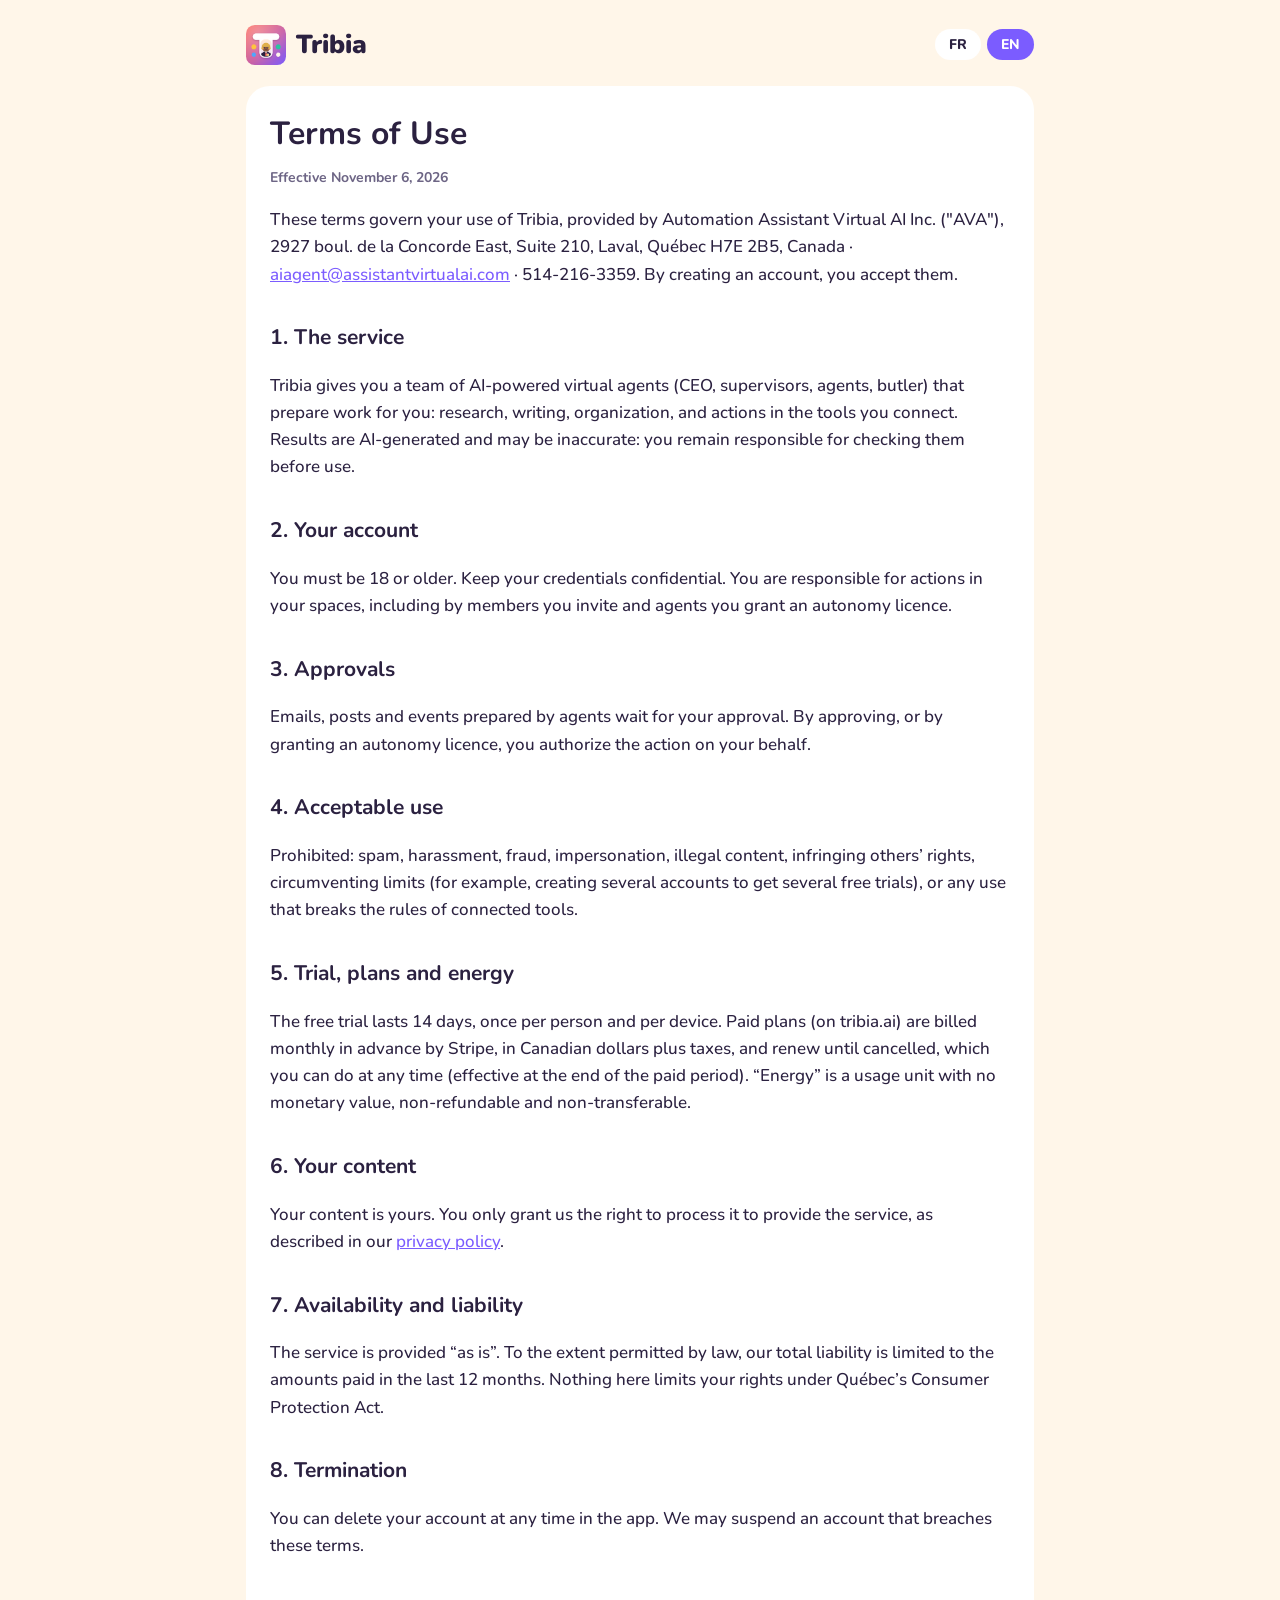
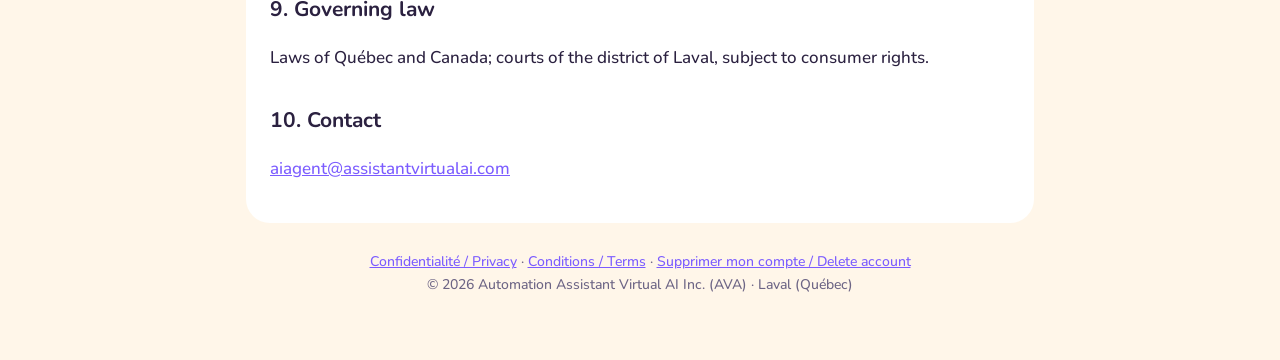
<file: conditions.html>
<!doctype html>
<html lang="fr">
<head>
<meta charset="utf-8">
<meta name="viewport" content="width=device-width, initial-scale=1">
<title>Conditions d’utilisation — Tribia</title>
<meta name="robots" content="index,follow">
<link rel="icon" type="image/png" href="assets/img/favicon.png?v=53dd2eb105">
<style>
@font-face{font-family:N;src:url(assets/fonts/nunito-latin-wght-normal.woff2) format('woff2');font-weight:200 1000}
:root{--ink:#2B2140;--soft:#6D6585;--cream:#FFF6E9;--violet:#7B5CFF;--coral:#FF6B5B;--card:#fff}
@media (prefers-color-scheme:dark){:root{--ink:#F3EEFF;--soft:#B9B1CF;--cream:#1E1830;--card:#2B2140}}
*{box-sizing:border-box}body{margin:0;background:var(--cream);color:var(--ink);font:500 17px/1.6 N,system-ui,sans-serif}
.wrap{max-width:820px;margin:0 auto;padding:24px 16px 64px}
header{display:flex;align-items:center;gap:12px;flex-wrap:wrap}header a.home{display:flex;align-items:center;gap:10px;text-decoration:none;color:inherit;font-weight:900;font-size:26px}
header img{width:40px;height:40px;border-radius:22%}.sw{margin-left:auto;display:flex;gap:6px}
.sw button{font:800 14px N;border:0;border-radius:999px;padding:6px 14px;cursor:pointer;background:var(--card);color:var(--ink)}.sw button[aria-pressed=true]{background:var(--violet);color:#fff}
article{background:var(--card);border-radius:24px;padding:24px;margin-top:20px}
h1{font-size:32px;line-height:1.15;margin:.2em 0}h2{font-size:21px;margin:1.6em 0 .4em}.meta{color:var(--soft);font-weight:700;font-size:14px}
a{color:var(--violet)}li{margin:.25em 0}footer{margin-top:28px;color:var(--soft);font-size:14px;text-align:center}
html[data-lang=fr] [data-l=en],html[data-lang=en] [data-l=fr]{display:none}
</style>
<script>(function(){var q=new URLSearchParams(location.search).get('lang');var l=q||(localStorage.getItem('tribia-lang'))||((navigator.language||'fr').slice(0,2)==='en'?'en':'fr');document.documentElement.dataset.lang=l==='en'?'en':'fr';document.documentElement.lang=document.documentElement.dataset.lang;})();</script>
</head>
<body><div class="wrap">
<header><a class="home" href="index.html"><img src="assets/img/tribia-icon.png?v=c0be3e2658" alt="">Tribia</a>
<div class="sw"><button data-set="fr">FR</button><button data-set="en">EN</button></div></header>
<article>
<div data-l="fr"><h1>Conditions d’utilisation</h1><p class="meta">En vigueur le 6 novembre 2026</p>
<p>Ces conditions encadrent ton utilisation de Tribia, offert par Automation Assistant Virtual AI Inc. (« AVA »), 2927, boul. de la Concorde Est, bureau 210, Laval (Québec) H7E 2B5, Canada · <a href="mailto:aiagent@assistantvirtualai.com">aiagent@assistantvirtualai.com</a> · 514-216-3359. En créant un compte, tu les acceptes.</p>
<h2>1. Le service</h2><p>Tribia te donne une équipe d’agents virtuels propulsés par l’IA (CEO, superviseurs, agents, majordome) qui préparent du travail pour toi : recherches, rédaction, organisation, et actions dans les outils que tu connectes. Les résultats sont générés par IA et peuvent être inexacts : tu demeures responsable de les vérifier avant de t’en servir.</p>
<h2>2. Ton compte</h2><p>Tu dois avoir 18 ans ou plus. Garde tes accès confidentiels. Tu es responsable des actions faites dans tes espaces, y compris par les membres que tu invites et les agents à qui tu accordes un permis d’autonomie.</p>
<h2>3. Approbations</h2><p>Les envois, publications et événements préparés par les agents attendent ton approbation. En approuvant, ou en accordant un permis d’autonomie, tu autorises l’action en ton nom.</p>
<h2>4. Utilisation acceptable</h2><p>Interdit : pourriel, harcèlement, fraude, usurpation d’identité, contenu illégal, atteinte aux droits d’autrui, contournement des limites (par exemple, créer plusieurs comptes pour obtenir plusieurs essais gratuits), ou toute utilisation contraire aux règles des outils connectés.</p>
<h2>5. Essai, forfaits et énergie</h2><p>L’essai gratuit dure 14 jours, une fois par personne et par appareil. Les forfaits payants (sur tribia.ai) sont facturés d’avance chaque mois par Stripe, en dollars canadiens, taxes en sus, et se renouvellent jusqu’à leur annulation, possible en tout temps (effective à la fin de la période payée). L’« énergie » est une unité d’utilisation sans valeur monétaire, non remboursable ni transférable.</p>
<h2>6. Ton contenu</h2><p>Ton contenu t’appartient. Tu nous accordes seulement le droit de le traiter pour te fournir le service, selon notre <a href="confidentialite.html">politique de confidentialité</a>.</p>
<h2>7. Disponibilité et responsabilité</h2><p>Le service est fourni « tel quel ». Dans la mesure permise par la loi, notre responsabilité totale est limitée aux sommes payées au cours des 12 derniers mois. Rien ici ne limite les droits que te reconnaît la <i>Loi sur la protection du consommateur</i> du Québec.</p>
<h2>8. Résiliation</h2><p>Tu peux supprimer ton compte en tout temps dans l’appli. Nous pouvons suspendre un compte qui enfreint ces conditions.</p>
<h2>9. Droit applicable</h2><p>Lois du Québec et du Canada; tribunaux du district de Laval, sous réserve des droits des consommateurs.</p>
<h2>10. Contact</h2><p><a href="mailto:aiagent@assistantvirtualai.com">aiagent@assistantvirtualai.com</a></p></div>
<div data-l="en"><h1>Terms of Use</h1><p class="meta">Effective November 6, 2026</p>
<p>These terms govern your use of Tribia, provided by Automation Assistant Virtual AI Inc. ("AVA"), 2927 boul. de la Concorde East, Suite 210, Laval, Québec H7E 2B5, Canada · <a href="mailto:aiagent@assistantvirtualai.com">aiagent@assistantvirtualai.com</a> · 514-216-3359. By creating an account, you accept them.</p>
<h2>1. The service</h2><p>Tribia gives you a team of AI-powered virtual agents (CEO, supervisors, agents, butler) that prepare work for you: research, writing, organization, and actions in the tools you connect. Results are AI-generated and may be inaccurate: you remain responsible for checking them before use.</p>
<h2>2. Your account</h2><p>You must be 18 or older. Keep your credentials confidential. You are responsible for actions in your spaces, including by members you invite and agents you grant an autonomy licence.</p>
<h2>3. Approvals</h2><p>Emails, posts and events prepared by agents wait for your approval. By approving, or by granting an autonomy licence, you authorize the action on your behalf.</p>
<h2>4. Acceptable use</h2><p>Prohibited: spam, harassment, fraud, impersonation, illegal content, infringing others’ rights, circumventing limits (for example, creating several accounts to get several free trials), or any use that breaks the rules of connected tools.</p>
<h2>5. Trial, plans and energy</h2><p>The free trial lasts 14 days, once per person and per device. Paid plans (on tribia.ai) are billed monthly in advance by Stripe, in Canadian dollars plus taxes, and renew until cancelled, which you can do at any time (effective at the end of the paid period). “Energy” is a usage unit with no monetary value, non-refundable and non-transferable.</p>
<h2>6. Your content</h2><p>Your content is yours. You only grant us the right to process it to provide the service, as described in our <a href="confidentialite.html">privacy policy</a>.</p>
<h2>7. Availability and liability</h2><p>The service is provided “as is”. To the extent permitted by law, our total liability is limited to the amounts paid in the last 12 months. Nothing here limits your rights under Québec’s Consumer Protection Act.</p>
<h2>8. Termination</h2><p>You can delete your account at any time in the app. We may suspend an account that breaches these terms.</p>
<h2>9. Governing law</h2><p>Laws of Québec and Canada; courts of the district of Laval, subject to consumer rights.</p>
<h2>10. Contact</h2><p><a href="mailto:aiagent@assistantvirtualai.com">aiagent@assistantvirtualai.com</a></p></div>
</article>
<footer><a href="confidentialite.html">Confidentialité / Privacy</a> · <a href="conditions.html">Conditions / Terms</a> · <a href="suppression-compte.html">Supprimer mon compte / Delete account</a><br>© 2026 Automation Assistant Virtual AI Inc. (AVA) · Laval (Québec)</footer>
</div>
<script>document.querySelectorAll('.sw button').forEach(function(b){b.setAttribute('aria-pressed',b.dataset.set===document.documentElement.dataset.lang);b.onclick=function(){document.documentElement.dataset.lang=b.dataset.set;document.documentElement.lang=b.dataset.set;try{localStorage.setItem('tribia-lang',b.dataset.set)}catch(e){}document.querySelectorAll('.sw button').forEach(function(x){x.setAttribute('aria-pressed',x===b)})}});</script>
</body></html>
</file>
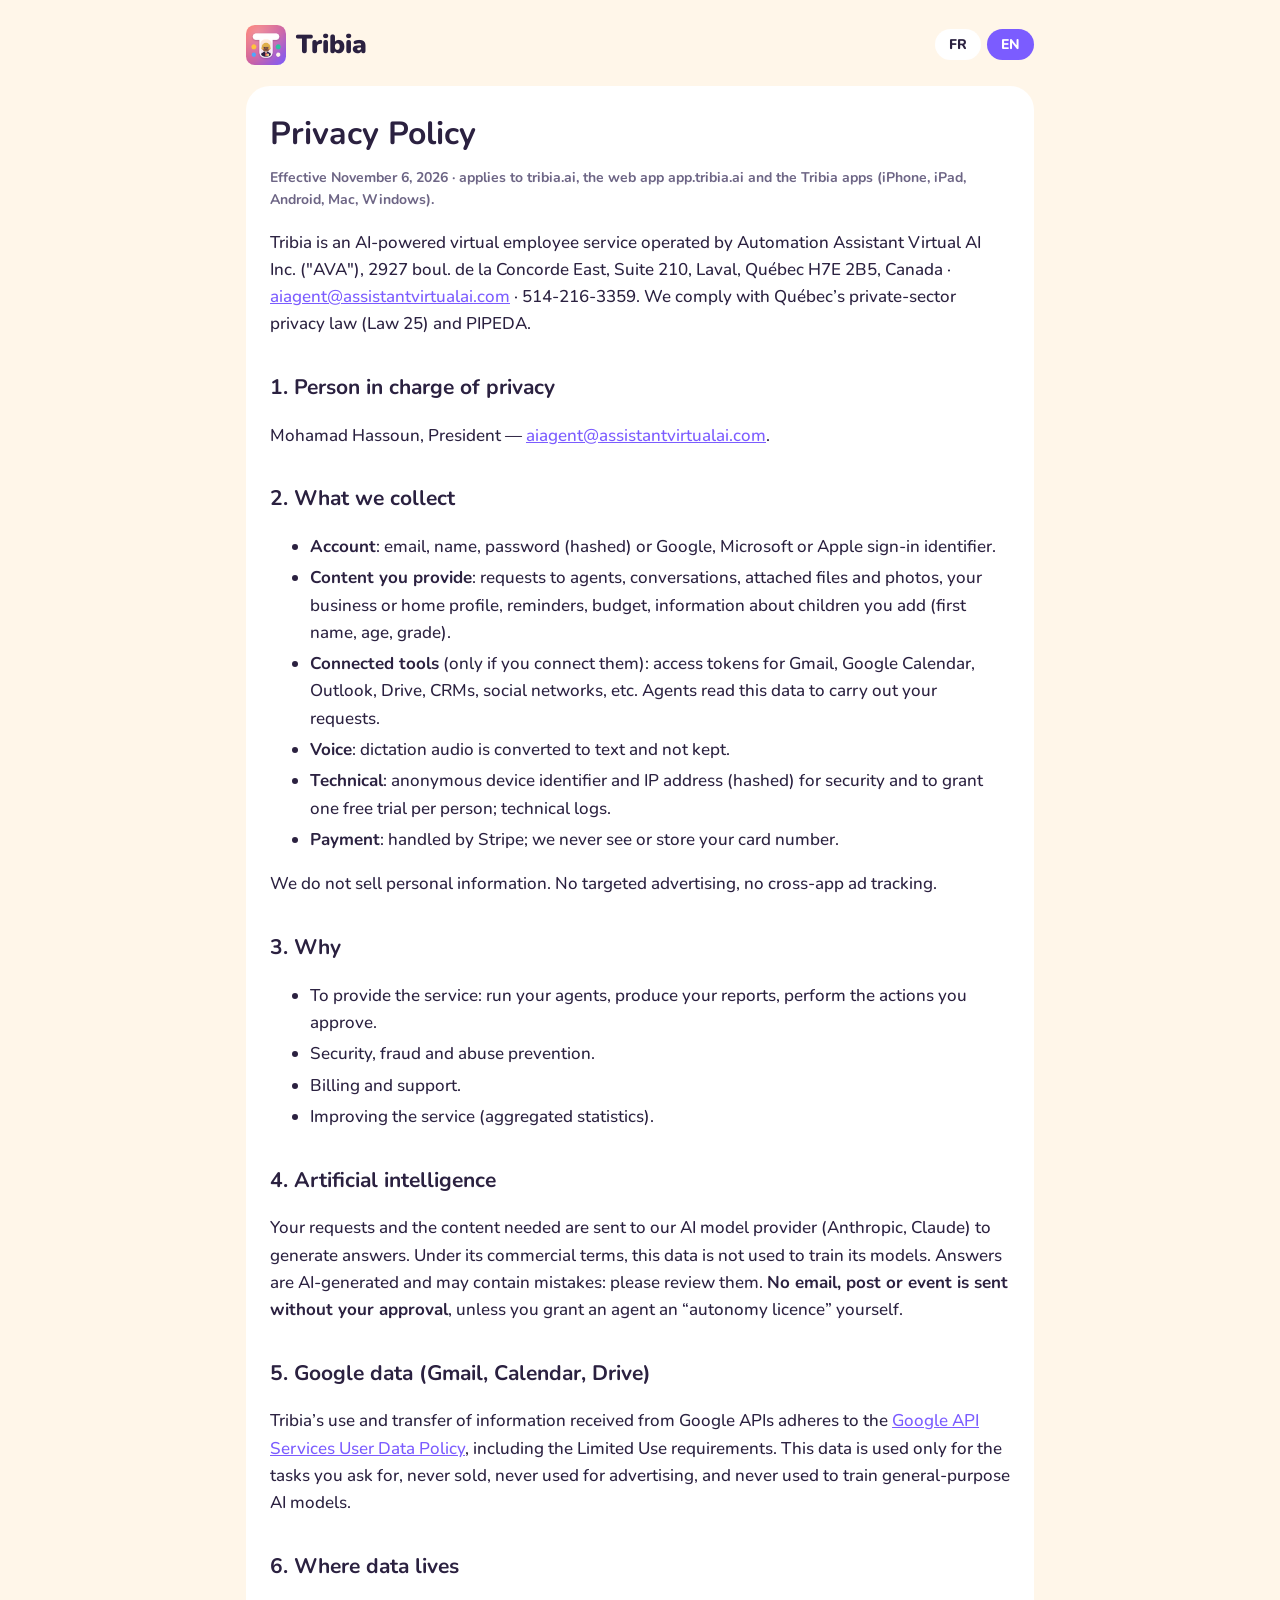
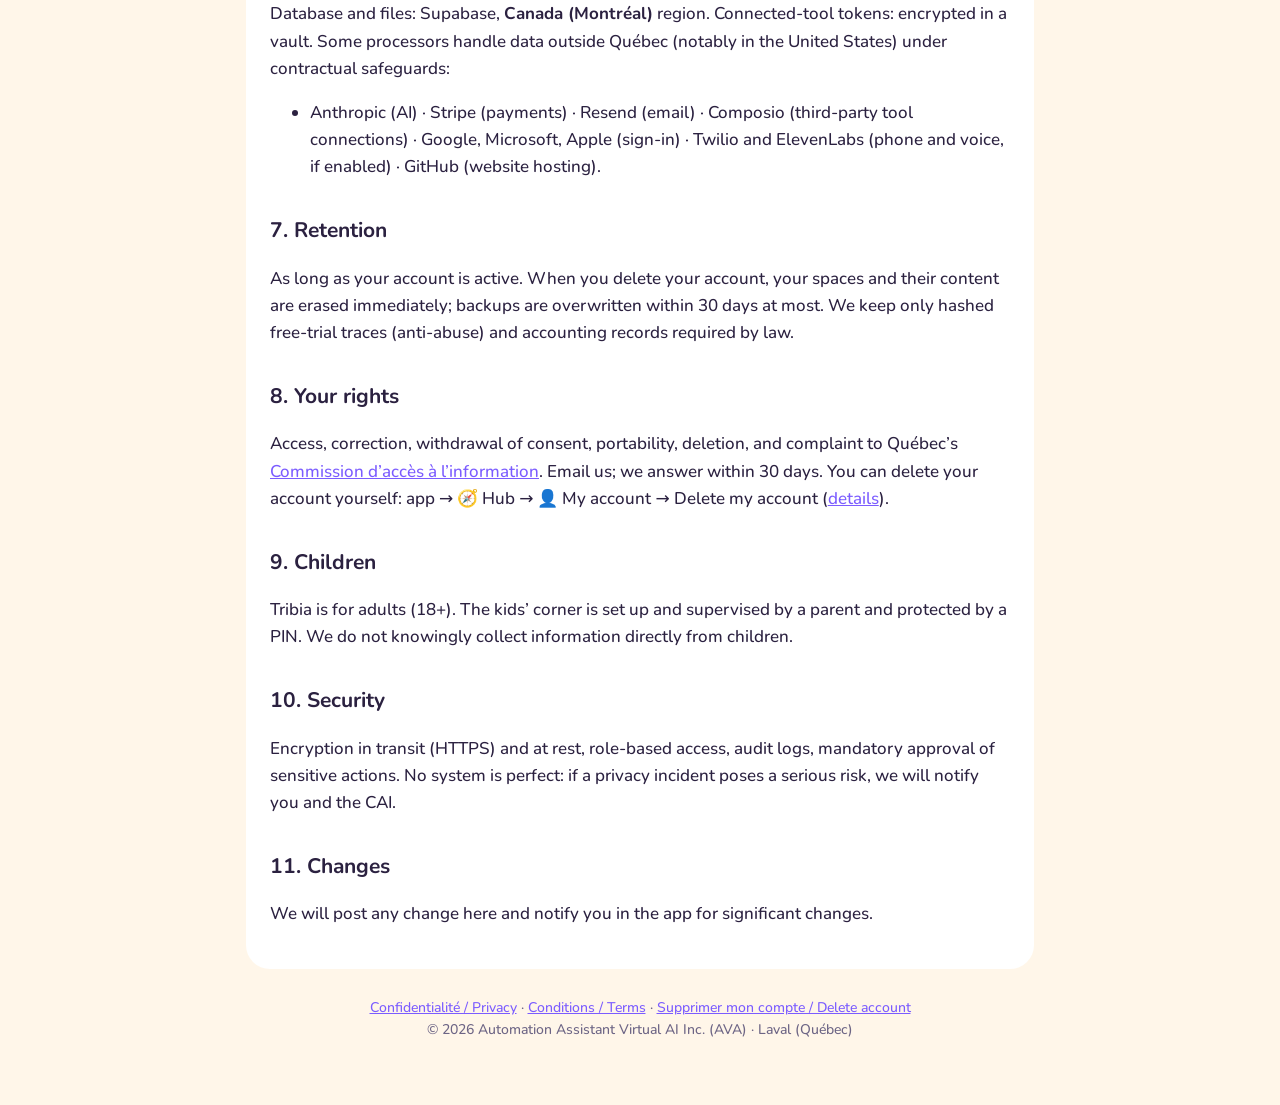
<file: confidentialite.html>
<!doctype html>
<html lang="fr">
<head>
<meta charset="utf-8">
<meta name="viewport" content="width=device-width, initial-scale=1">
<title>Politique de confidentialité — Tribia</title>
<meta name="robots" content="index,follow">
<link rel="icon" type="image/png" href="assets/img/favicon.png?v=53dd2eb105">
<style>
@font-face{font-family:N;src:url(assets/fonts/nunito-latin-wght-normal.woff2) format('woff2');font-weight:200 1000}
:root{--ink:#2B2140;--soft:#6D6585;--cream:#FFF6E9;--violet:#7B5CFF;--coral:#FF6B5B;--card:#fff}
@media (prefers-color-scheme:dark){:root{--ink:#F3EEFF;--soft:#B9B1CF;--cream:#1E1830;--card:#2B2140}}
*{box-sizing:border-box}body{margin:0;background:var(--cream);color:var(--ink);font:500 17px/1.6 N,system-ui,sans-serif}
.wrap{max-width:820px;margin:0 auto;padding:24px 16px 64px}
header{display:flex;align-items:center;gap:12px;flex-wrap:wrap}header a.home{display:flex;align-items:center;gap:10px;text-decoration:none;color:inherit;font-weight:900;font-size:26px}
header img{width:40px;height:40px;border-radius:22%}.sw{margin-left:auto;display:flex;gap:6px}
.sw button{font:800 14px N;border:0;border-radius:999px;padding:6px 14px;cursor:pointer;background:var(--card);color:var(--ink)}.sw button[aria-pressed=true]{background:var(--violet);color:#fff}
article{background:var(--card);border-radius:24px;padding:24px;margin-top:20px}
h1{font-size:32px;line-height:1.15;margin:.2em 0}h2{font-size:21px;margin:1.6em 0 .4em}.meta{color:var(--soft);font-weight:700;font-size:14px}
a{color:var(--violet)}li{margin:.25em 0}footer{margin-top:28px;color:var(--soft);font-size:14px;text-align:center}
html[data-lang=fr] [data-l=en],html[data-lang=en] [data-l=fr]{display:none}
</style>
<script>(function(){var q=new URLSearchParams(location.search).get('lang');var l=q||(localStorage.getItem('tribia-lang'))||((navigator.language||'fr').slice(0,2)==='en'?'en':'fr');document.documentElement.dataset.lang=l==='en'?'en':'fr';document.documentElement.lang=document.documentElement.dataset.lang;})();</script>
</head>
<body><div class="wrap">
<header><a class="home" href="index.html"><img src="assets/img/tribia-icon.png?v=c0be3e2658" alt="">Tribia</a>
<div class="sw"><button data-set="fr">FR</button><button data-set="en">EN</button></div></header>
<article>
<div data-l="fr"><h1>Politique de confidentialité</h1><p class="meta">En vigueur le 6 novembre 2026 · s’applique au site tribia.ai, à l’appli web app.tribia.ai et aux applis Tribia (iPhone, iPad, Android, Mac, Windows).</p>
<p>Tribia est un service d’employés virtuels propulsés par l’intelligence artificielle, exploité par Automation Assistant Virtual AI Inc. (« AVA »), 2927, boul. de la Concorde Est, bureau 210, Laval (Québec) H7E 2B5, Canada · <a href="mailto:aiagent@assistantvirtualai.com">aiagent@assistantvirtualai.com</a> · 514-216-3359. Nous respectons la <i>Loi sur la protection des renseignements personnels dans le secteur privé</i> du Québec (Loi 25) et la LPRPDE.</p>
<h2>1. Responsable de la protection des renseignements personnels</h2><p>Mohamad Hassoun, président — <a href="mailto:aiagent@assistantvirtualai.com">aiagent@assistantvirtualai.com</a>.</p>
<h2>2. Ce que nous recueillons</h2><ul>
<li><b>Compte</b> : courriel, nom, mot de passe (chiffré) ou identifiant de connexion Google, Microsoft ou Apple.</li>
<li><b>Contenu que tu fournis</b> : demandes aux agents, conversations, fichiers et photos joints, profil de ton entreprise ou de ta maison, rappels, budget, informations sur les enfants que tu ajoutes (prénom, âge, niveau scolaire).</li>
<li><b>Outils connectés</b> (seulement si tu les branches) : jetons d’accès à Gmail, Google Agenda, Outlook, Drive, CRM, réseaux sociaux, etc. Les agents lisent ces données pour accomplir tes demandes.</li>
<li><b>Voix</b> : quand tu dictes, l’audio est transformé en texte puis n’est pas conservé.</li>
<li><b>Technique</b> : identifiant anonyme de l’appareil et adresse IP (hachés) pour la sécurité et pour n’accorder qu’un essai gratuit par personne; journaux techniques.</li>
<li><b>Paiement</b> : géré par Stripe; nous ne voyons ni ne conservons ton numéro de carte.</li></ul>
<p>Nous ne vendons aucun renseignement personnel. Pas de publicité ciblée, pas de pistage publicitaire entre applis.</p>
<h2>3. Pourquoi</h2><ul><li>Fournir le service : faire travailler tes agents, produire tes rapports, exécuter les actions que tu approuves.</li><li>Sécurité, prévention de la fraude et des abus.</li><li>Facturation et support.</li><li>Améliorer le service (statistiques agrégées).</li></ul>
<h2>4. Intelligence artificielle</h2><p>Tes demandes et le contenu nécessaire sont envoyés à notre fournisseur de modèles d’IA (Anthropic, Claude) pour générer les réponses. Selon ses conditions commerciales, ces données ne servent pas à entraîner ses modèles. Les réponses sont générées par IA et peuvent contenir des erreurs : vérifie-les. <b>Aucun courriel, publication ou événement n’est envoyé sans ton approbation</b>, sauf si tu accordes toi-même un « permis d’autonomie » à un agent.</p>
<h2>5. Données Google (Gmail, Agenda, Drive)</h2><p>L’utilisation et le transfert des informations reçues des API Google respectent la <a href="https://developers.google.com/terms/api-services-user-data-policy">Politique sur les données utilisateur des services API Google</a>, y compris les exigences d’utilisation limitée. Ces données servent uniquement aux tâches que tu demandes, ne sont jamais vendues, ni utilisées pour de la publicité, ni pour entraîner des modèles d’IA généralistes.</p>
<h2>6. Où sont les données</h2><p>Base de données et fichiers : Supabase, région <b>Canada (Montréal)</b>. Jetons des outils connectés : chiffrés dans un coffre. Certains sous-traitants traitent des données hors du Québec (notamment aux États-Unis), avec des garanties contractuelles :</p>
<ul><li>Anthropic (IA) · Stripe (paiement) · Resend (courriels) · Composio (connexion aux outils tiers) · Google, Microsoft, Apple (connexion) · Twilio et ElevenLabs (téléphonie et voix, si activés) · GitHub (hébergement du site).</li></ul>
<h2>7. Conservation</h2><p>Tant que ton compte est actif. À la suppression du compte, tes espaces et leur contenu sont effacés immédiatement; les sauvegardes sont écrasées en 30 jours au plus. Nous gardons seulement les traces hachées d’essai gratuit (anti-abus) et les pièces comptables exigées par la loi.</p>
<h2>8. Tes droits</h2><p>Accès, rectification, retrait du consentement, portabilité, suppression, et plainte à la <a href="https://www.cai.gouv.qc.ca">Commission d’accès à l’information du Québec</a>. Écris-nous; réponse sous 30 jours. Tu peux supprimer ton compte toi-même : appli → 🧭 Centre → 👤 Mon compte → Supprimer mon compte (<a href="suppression-compte.html">détails</a>).</p>
<h2>9. Enfants</h2><p>Tribia s’adresse aux adultes (18 ans et plus). Le coin des enfants est configuré et supervisé par un parent, protégé par un NIP. Nous ne recueillons pas sciemment de renseignements directement auprès d’enfants.</p>
<h2>10. Sécurité</h2><p>Chiffrement en transit (HTTPS) et au repos, accès par rôles, journaux d’audit, approbation obligatoire des actions sensibles. Aucun système n’est infaillible : en cas d’incident de confidentialité présentant un risque sérieux, nous t’aviserons, ainsi que la CAI.</p>
<h2>11. Changements</h2><p>Nous publierons toute modification ici et t’aviserons dans l’appli en cas de changement important.</p></div>
<div data-l="en"><h1>Privacy Policy</h1><p class="meta">Effective November 6, 2026 · applies to tribia.ai, the web app app.tribia.ai and the Tribia apps (iPhone, iPad, Android, Mac, Windows).</p>
<p>Tribia is an AI-powered virtual employee service operated by Automation Assistant Virtual AI Inc. ("AVA"), 2927 boul. de la Concorde East, Suite 210, Laval, Québec H7E 2B5, Canada · <a href="mailto:aiagent@assistantvirtualai.com">aiagent@assistantvirtualai.com</a> · 514-216-3359. We comply with Québec’s private-sector privacy law (Law 25) and PIPEDA.</p>
<h2>1. Person in charge of privacy</h2><p>Mohamad Hassoun, President — <a href="mailto:aiagent@assistantvirtualai.com">aiagent@assistantvirtualai.com</a>.</p>
<h2>2. What we collect</h2><ul>
<li><b>Account</b>: email, name, password (hashed) or Google, Microsoft or Apple sign-in identifier.</li>
<li><b>Content you provide</b>: requests to agents, conversations, attached files and photos, your business or home profile, reminders, budget, information about children you add (first name, age, grade).</li>
<li><b>Connected tools</b> (only if you connect them): access tokens for Gmail, Google Calendar, Outlook, Drive, CRMs, social networks, etc. Agents read this data to carry out your requests.</li>
<li><b>Voice</b>: dictation audio is converted to text and not kept.</li>
<li><b>Technical</b>: anonymous device identifier and IP address (hashed) for security and to grant one free trial per person; technical logs.</li>
<li><b>Payment</b>: handled by Stripe; we never see or store your card number.</li></ul>
<p>We do not sell personal information. No targeted advertising, no cross-app ad tracking.</p>
<h2>3. Why</h2><ul><li>To provide the service: run your agents, produce your reports, perform the actions you approve.</li><li>Security, fraud and abuse prevention.</li><li>Billing and support.</li><li>Improving the service (aggregated statistics).</li></ul>
<h2>4. Artificial intelligence</h2><p>Your requests and the content needed are sent to our AI model provider (Anthropic, Claude) to generate answers. Under its commercial terms, this data is not used to train its models. Answers are AI-generated and may contain mistakes: please review them. <b>No email, post or event is sent without your approval</b>, unless you grant an agent an “autonomy licence” yourself.</p>
<h2>5. Google data (Gmail, Calendar, Drive)</h2><p>Tribia’s use and transfer of information received from Google APIs adheres to the <a href="https://developers.google.com/terms/api-services-user-data-policy">Google API Services User Data Policy</a>, including the Limited Use requirements. This data is used only for the tasks you ask for, never sold, never used for advertising, and never used to train general-purpose AI models.</p>
<h2>6. Where data lives</h2><p>Database and files: Supabase, <b>Canada (Montréal)</b> region. Connected-tool tokens: encrypted in a vault. Some processors handle data outside Québec (notably in the United States) under contractual safeguards:</p>
<ul><li>Anthropic (AI) · Stripe (payments) · Resend (email) · Composio (third-party tool connections) · Google, Microsoft, Apple (sign-in) · Twilio and ElevenLabs (phone and voice, if enabled) · GitHub (website hosting).</li></ul>
<h2>7. Retention</h2><p>As long as your account is active. When you delete your account, your spaces and their content are erased immediately; backups are overwritten within 30 days at most. We keep only hashed free-trial traces (anti-abuse) and accounting records required by law.</p>
<h2>8. Your rights</h2><p>Access, correction, withdrawal of consent, portability, deletion, and complaint to Québec’s <a href="https://www.cai.gouv.qc.ca">Commission d’accès à l’information</a>. Email us; we answer within 30 days. You can delete your account yourself: app → 🧭 Hub → 👤 My account → Delete my account (<a href="suppression-compte.html">details</a>).</p>
<h2>9. Children</h2><p>Tribia is for adults (18+). The kids’ corner is set up and supervised by a parent and protected by a PIN. We do not knowingly collect information directly from children.</p>
<h2>10. Security</h2><p>Encryption in transit (HTTPS) and at rest, role-based access, audit logs, mandatory approval of sensitive actions. No system is perfect: if a privacy incident poses a serious risk, we will notify you and the CAI.</p>
<h2>11. Changes</h2><p>We will post any change here and notify you in the app for significant changes.</p></div>
</article>
<footer><a href="confidentialite.html">Confidentialité / Privacy</a> · <a href="conditions.html">Conditions / Terms</a> · <a href="suppression-compte.html">Supprimer mon compte / Delete account</a><br>© 2026 Automation Assistant Virtual AI Inc. (AVA) · Laval (Québec)</footer>
</div>
<script>document.querySelectorAll('.sw button').forEach(function(b){b.setAttribute('aria-pressed',b.dataset.set===document.documentElement.dataset.lang);b.onclick=function(){document.documentElement.dataset.lang=b.dataset.set;document.documentElement.lang=b.dataset.set;try{localStorage.setItem('tribia-lang',b.dataset.set)}catch(e){}document.querySelectorAll('.sw button').forEach(function(x){x.setAttribute('aria-pressed',x===b)})}});</script>
</body></html>
</file>
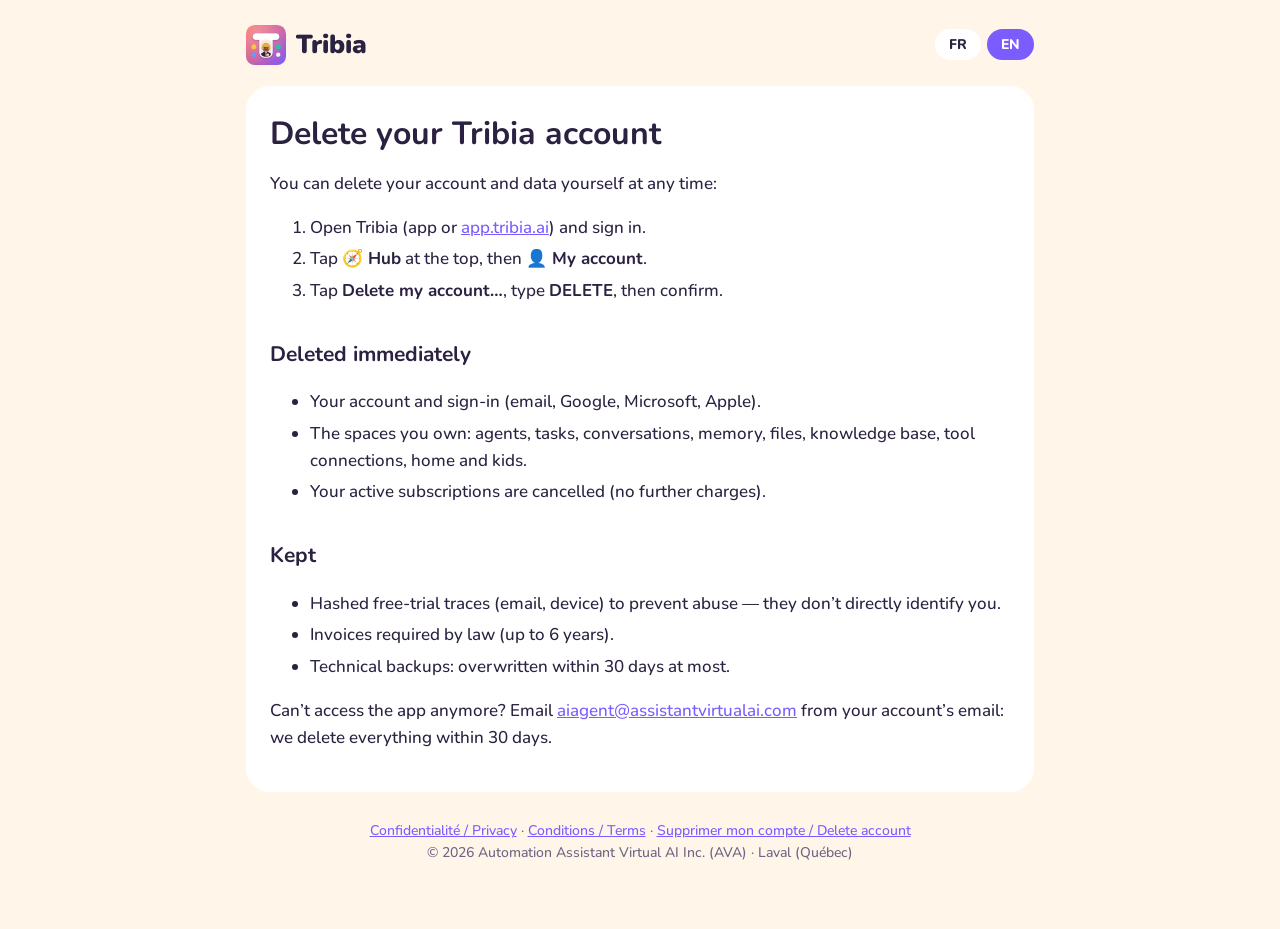
<file: delete-account.html>
<!doctype html><meta charset="utf-8"><meta http-equiv="refresh" content="0;url=suppression-compte.html?lang=en"><link rel="canonical" href="https://tribia.ai/suppression-compte.html"><a href="suppression-compte.html?lang=en">suppression-compte</a>
</file>
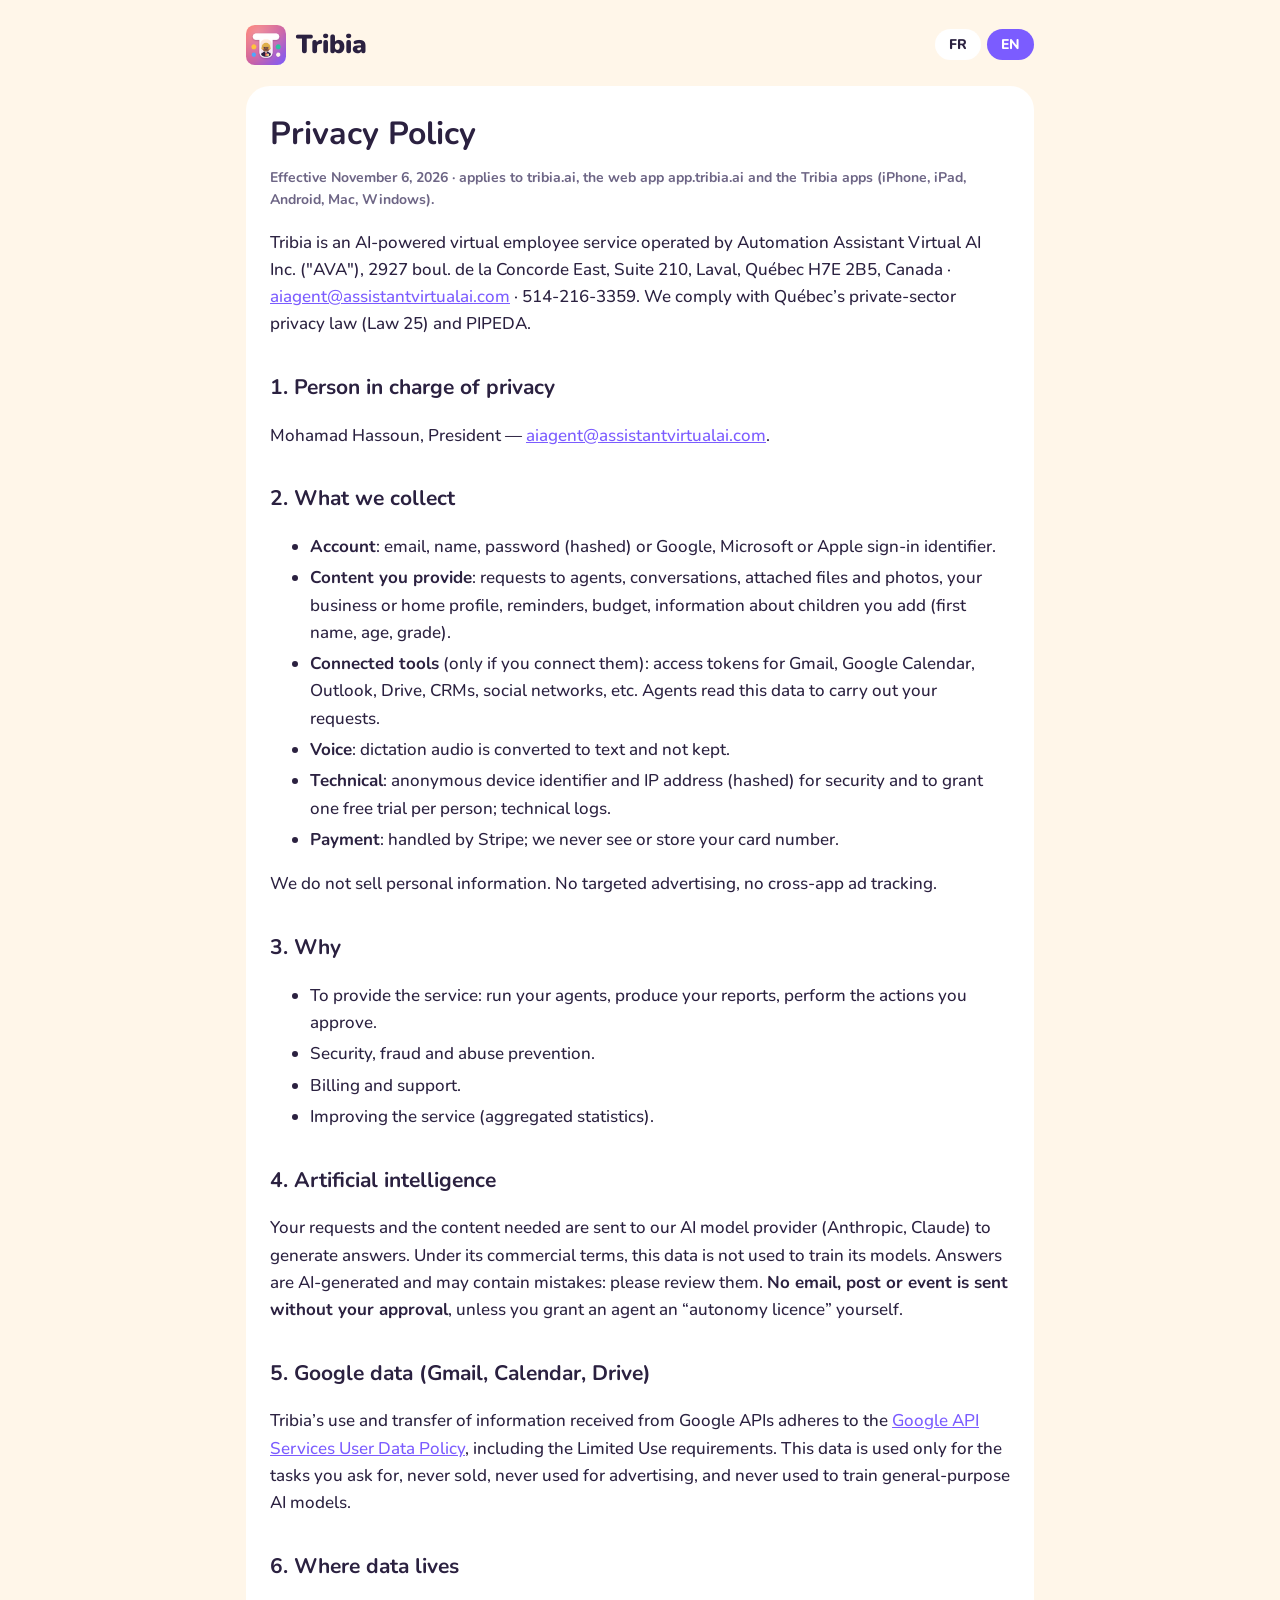
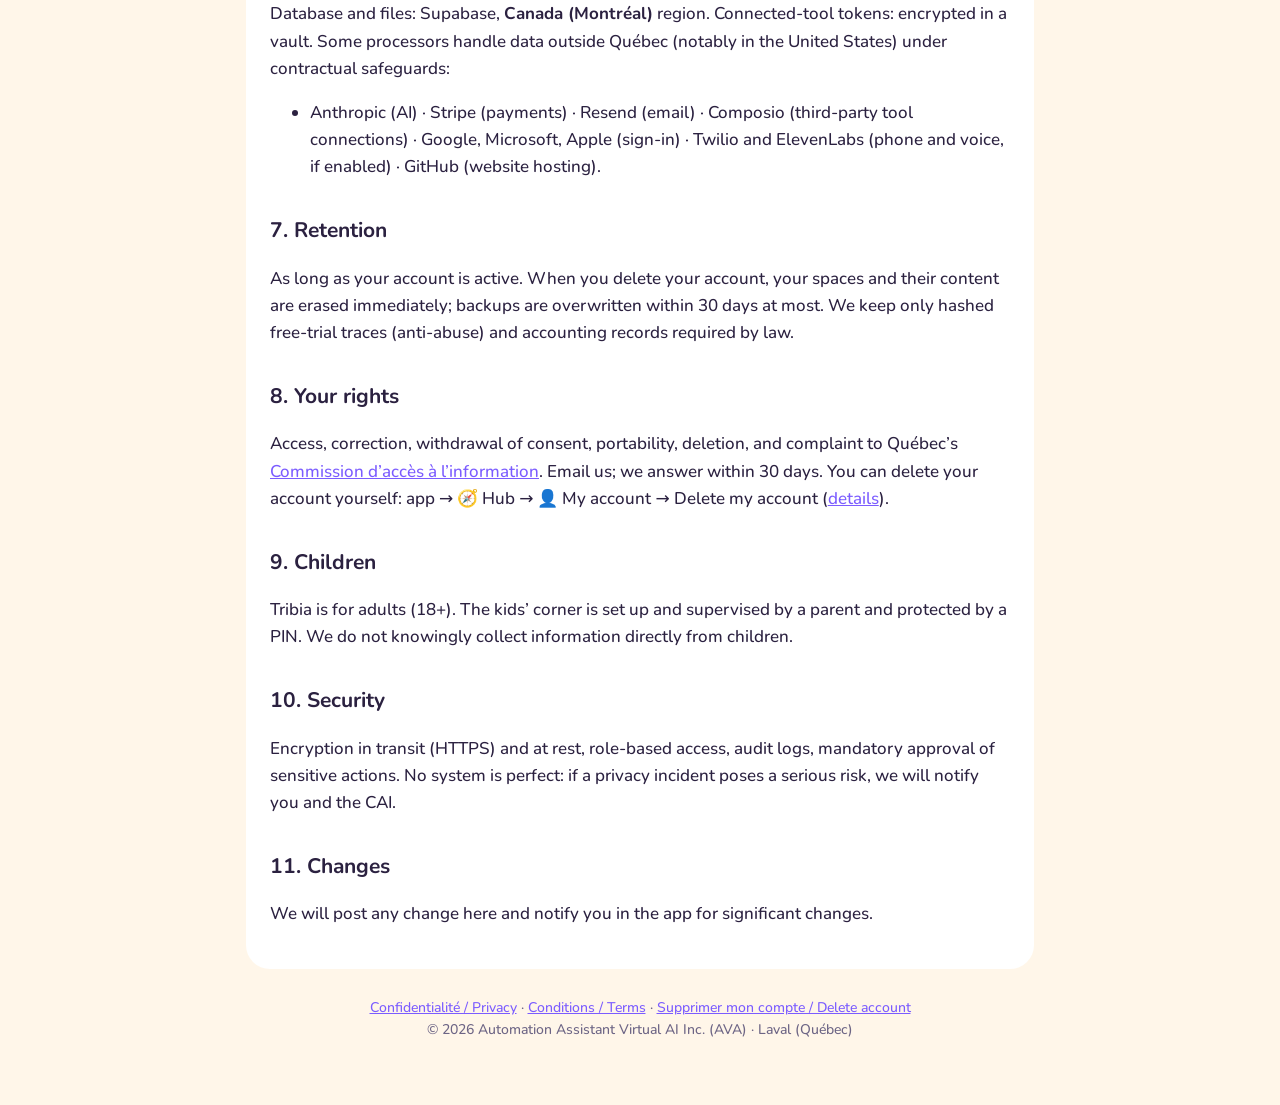
<file: privacy.html>
<!doctype html><meta charset="utf-8"><meta http-equiv="refresh" content="0;url=confidentialite.html?lang=en"><link rel="canonical" href="https://tribia.ai/confidentialite.html"><a href="confidentialite.html?lang=en">confidentialite</a>
</file>
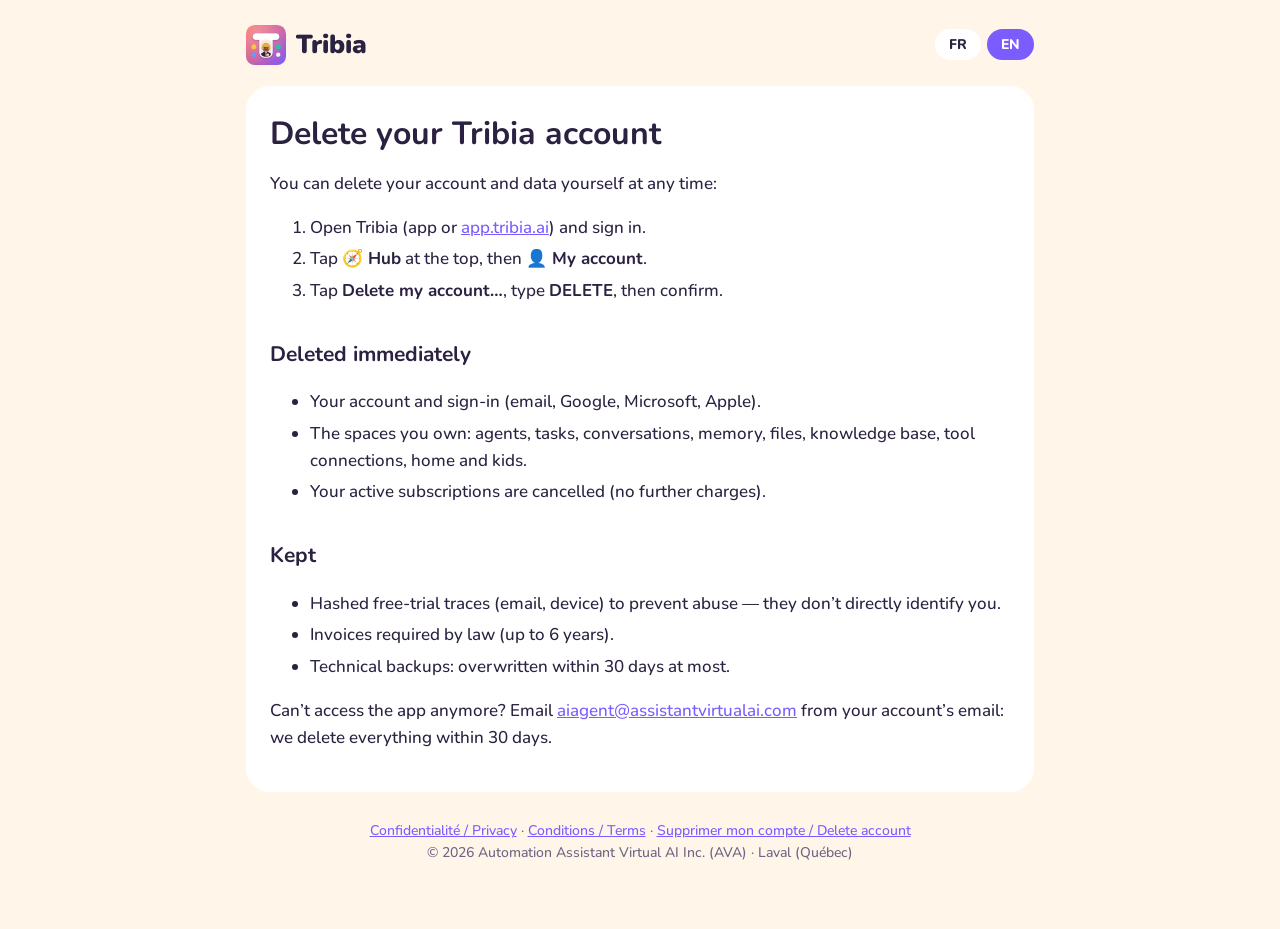
<file: suppression-compte.html>
<!doctype html>
<html lang="fr">
<head>
<meta charset="utf-8">
<meta name="viewport" content="width=device-width, initial-scale=1">
<title>Supprimer mon compte — Tribia</title>
<meta name="robots" content="index,follow">
<link rel="icon" type="image/png" href="assets/img/favicon.png?v=53dd2eb105">
<style>
@font-face{font-family:N;src:url(assets/fonts/nunito-latin-wght-normal.woff2) format('woff2');font-weight:200 1000}
:root{--ink:#2B2140;--soft:#6D6585;--cream:#FFF6E9;--violet:#7B5CFF;--coral:#FF6B5B;--card:#fff}
@media (prefers-color-scheme:dark){:root{--ink:#F3EEFF;--soft:#B9B1CF;--cream:#1E1830;--card:#2B2140}}
*{box-sizing:border-box}body{margin:0;background:var(--cream);color:var(--ink);font:500 17px/1.6 N,system-ui,sans-serif}
.wrap{max-width:820px;margin:0 auto;padding:24px 16px 64px}
header{display:flex;align-items:center;gap:12px;flex-wrap:wrap}header a.home{display:flex;align-items:center;gap:10px;text-decoration:none;color:inherit;font-weight:900;font-size:26px}
header img{width:40px;height:40px;border-radius:22%}.sw{margin-left:auto;display:flex;gap:6px}
.sw button{font:800 14px N;border:0;border-radius:999px;padding:6px 14px;cursor:pointer;background:var(--card);color:var(--ink)}.sw button[aria-pressed=true]{background:var(--violet);color:#fff}
article{background:var(--card);border-radius:24px;padding:24px;margin-top:20px}
h1{font-size:32px;line-height:1.15;margin:.2em 0}h2{font-size:21px;margin:1.6em 0 .4em}.meta{color:var(--soft);font-weight:700;font-size:14px}
a{color:var(--violet)}li{margin:.25em 0}footer{margin-top:28px;color:var(--soft);font-size:14px;text-align:center}
html[data-lang=fr] [data-l=en],html[data-lang=en] [data-l=fr]{display:none}
</style>
<script>(function(){var q=new URLSearchParams(location.search).get('lang');var l=q||(localStorage.getItem('tribia-lang'))||((navigator.language||'fr').slice(0,2)==='en'?'en':'fr');document.documentElement.dataset.lang=l==='en'?'en':'fr';document.documentElement.lang=document.documentElement.dataset.lang;})();</script>
</head>
<body><div class="wrap">
<header><a class="home" href="index.html"><img src="assets/img/tribia-icon.png?v=c0be3e2658" alt="">Tribia</a>
<div class="sw"><button data-set="fr">FR</button><button data-set="en">EN</button></div></header>
<article>
<div data-l="fr"><h1>Supprimer ton compte Tribia</h1>
<p>Tu peux supprimer ton compte et tes données toi-même, en tout temps :</p>
<ol><li>Ouvre Tribia (appli ou <a href="https://app.tribia.ai">app.tribia.ai</a>) et connecte-toi.</li><li>Touche <b>🧭 Centre</b> en haut, puis <b>👤 Mon compte</b>.</li><li>Touche <b>Supprimer mon compte…</b>, tape <b>SUPPRIMER</b>, puis confirme.</li></ol>
<h2>Ce qui est supprimé immédiatement</h2><ul><li>Ton compte et ta connexion (courriel, Google, Microsoft, Apple).</li><li>Les espaces dont tu es propriétaire : agents, tâches, conversations, mémoire, fichiers, base de connaissances, connexions aux outils, maison et enfants.</li><li>Tes abonnements actifs sont annulés (aucun autre prélèvement).</li></ul>
<h2>Ce qui est conservé</h2><ul><li>Traces hachées d’essai gratuit (courriel, appareil) pour empêcher les abus — elles ne permettent pas de t’identifier directement.</li><li>Factures exigées par la loi (jusqu’à 6 ans).</li><li>Sauvegardes techniques : écrasées en 30 jours au plus.</li></ul>
<p>Tu n’as plus accès à l’appli ? Écris à <a href="mailto:aiagent@assistantvirtualai.com?subject=Suppression%20de%20compte%20Tribia">aiagent@assistantvirtualai.com</a> depuis le courriel de ton compte : nous supprimons tout sous 30 jours.</p></div>
<div data-l="en"><h1>Delete your Tribia account</h1>
<p>You can delete your account and data yourself at any time:</p>
<ol><li>Open Tribia (app or <a href="https://app.tribia.ai">app.tribia.ai</a>) and sign in.</li><li>Tap <b>🧭 Hub</b> at the top, then <b>👤 My account</b>.</li><li>Tap <b>Delete my account…</b>, type <b>DELETE</b>, then confirm.</li></ol>
<h2>Deleted immediately</h2><ul><li>Your account and sign-in (email, Google, Microsoft, Apple).</li><li>The spaces you own: agents, tasks, conversations, memory, files, knowledge base, tool connections, home and kids.</li><li>Your active subscriptions are cancelled (no further charges).</li></ul>
<h2>Kept</h2><ul><li>Hashed free-trial traces (email, device) to prevent abuse — they don’t directly identify you.</li><li>Invoices required by law (up to 6 years).</li><li>Technical backups: overwritten within 30 days at most.</li></ul>
<p>Can’t access the app anymore? Email <a href="mailto:aiagent@assistantvirtualai.com?subject=Tribia%20account%20deletion">aiagent@assistantvirtualai.com</a> from your account’s email: we delete everything within 30 days.</p></div>
</article>
<footer><a href="confidentialite.html">Confidentialité / Privacy</a> · <a href="conditions.html">Conditions / Terms</a> · <a href="suppression-compte.html">Supprimer mon compte / Delete account</a><br>© 2026 Automation Assistant Virtual AI Inc. (AVA) · Laval (Québec)</footer>
</div>
<script>document.querySelectorAll('.sw button').forEach(function(b){b.setAttribute('aria-pressed',b.dataset.set===document.documentElement.dataset.lang);b.onclick=function(){document.documentElement.dataset.lang=b.dataset.set;document.documentElement.lang=b.dataset.set;try{localStorage.setItem('tribia-lang',b.dataset.set)}catch(e){}document.querySelectorAll('.sw button').forEach(function(x){x.setAttribute('aria-pressed',x===b)})}});</script>
</body></html>
</file>
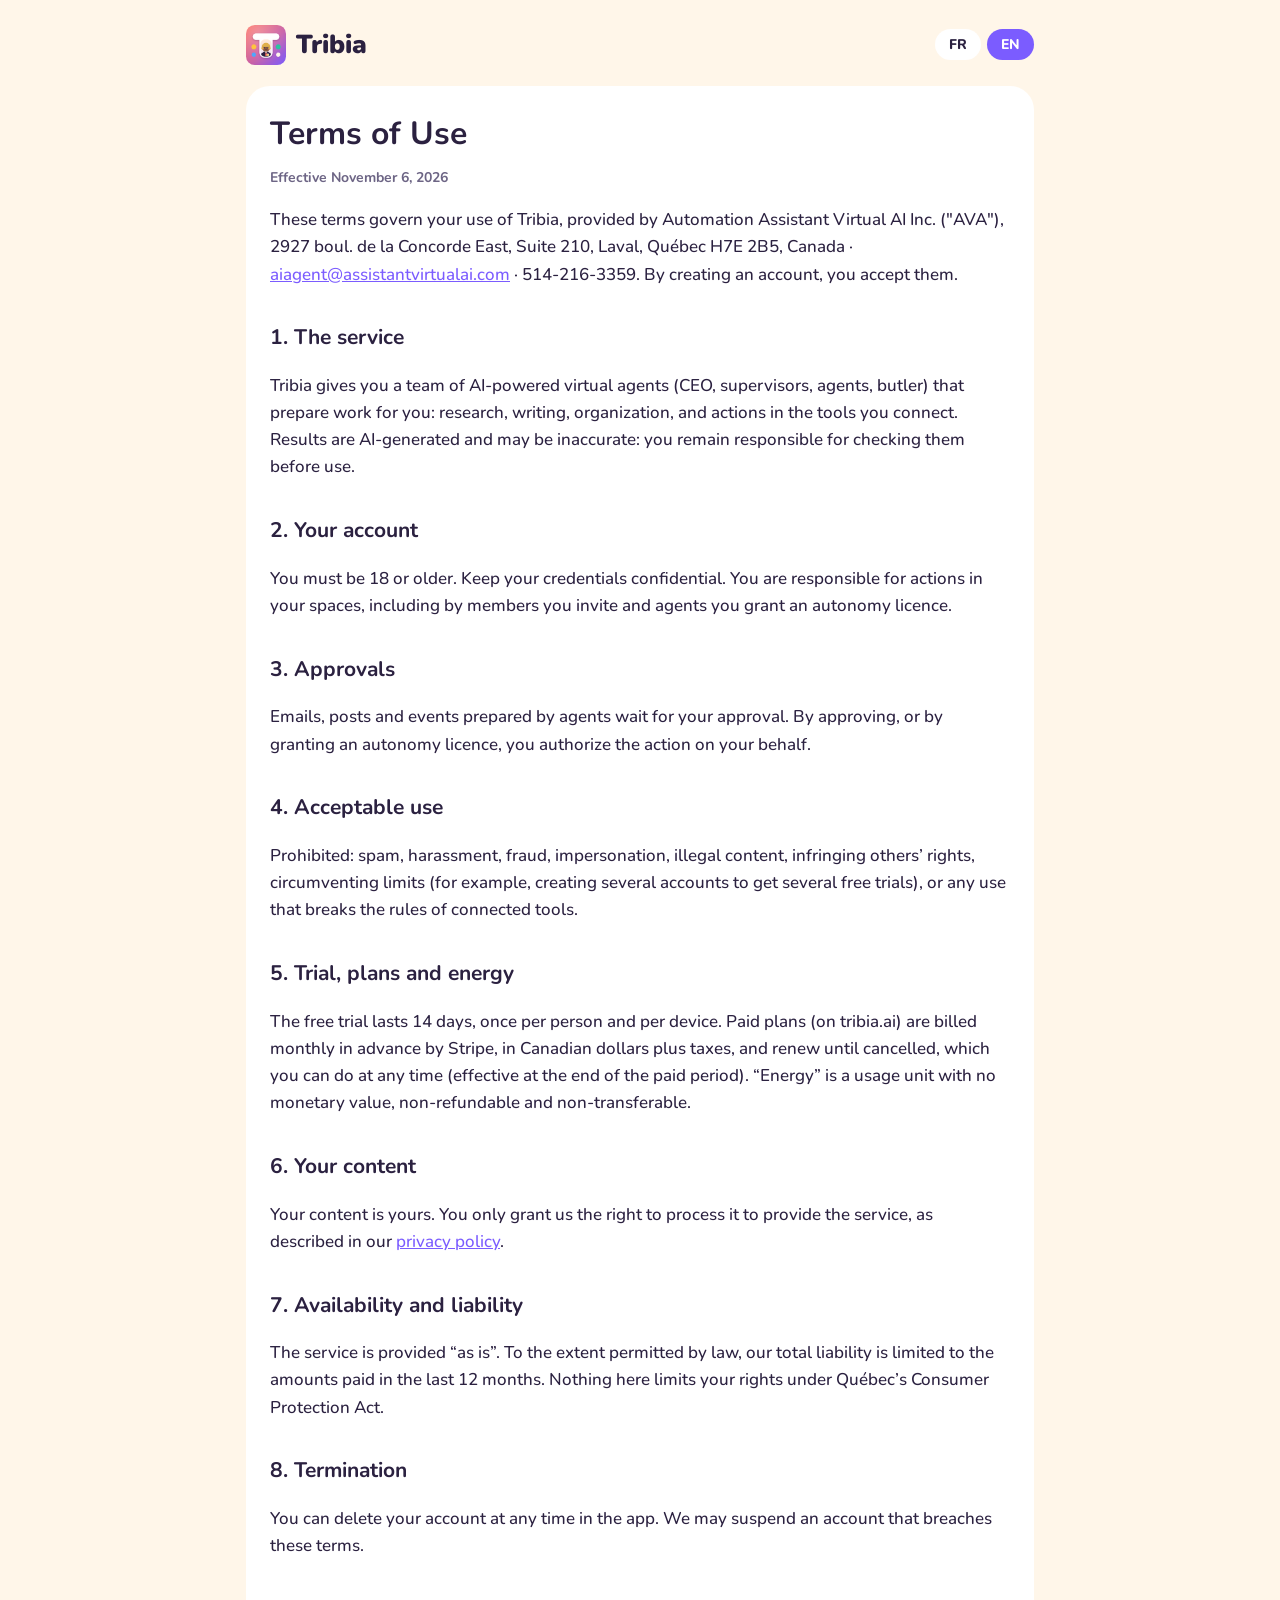
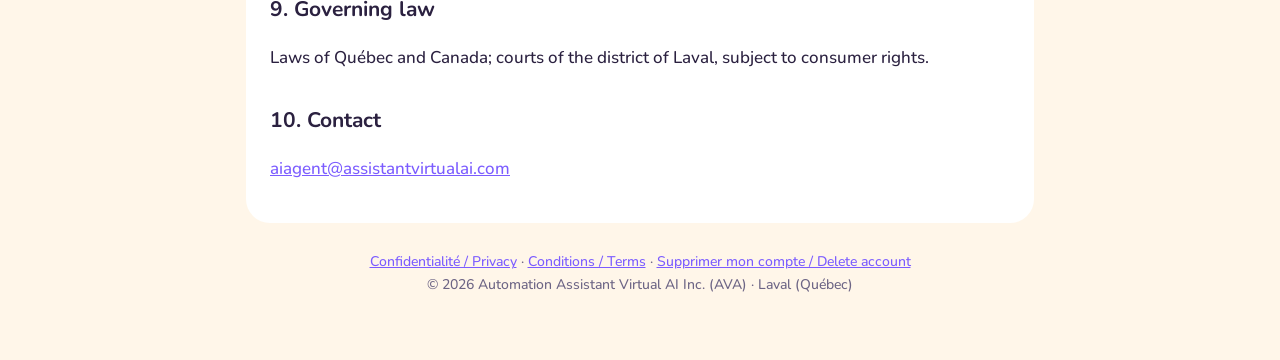
<file: terms.html>
<!doctype html><meta charset="utf-8"><meta http-equiv="refresh" content="0;url=conditions.html?lang=en"><link rel="canonical" href="https://tribia.ai/conditions.html"><a href="conditions.html?lang=en">conditions</a>
</file>
<file: assets/css/site.css>
/* Tribia — site vitrine. Écrit à la main, aucune étape de build. */
/* Nunito (SIL Open Font License 1.1), auto-hébergée : aucune requête vers un tiers. */
@font-face { font-family: 'Nunito'; font-style: normal; font-display: swap; font-weight: 200 1000; src: url(../fonts/nunito-latin-wght-normal.woff2) format('woff2'); unicode-range: U+0000-00FF, U+0131, U+0152-0153, U+02BB-02BC, U+02C6, U+02DA, U+02DC, U+0304, U+0308, U+0329, U+2000-206F, U+20AC, U+2122, U+2191, U+2193, U+2212, U+2215, U+FEFF, U+FFFD; }
@font-face { font-family: 'Nunito'; font-style: normal; font-display: swap; font-weight: 200 1000; src: url(../fonts/nunito-latin-ext-wght-normal.woff2) format('woff2'); unicode-range: U+0100-02BA, U+02BD-02C5, U+02C7-02CC, U+02CE-02D7, U+02DD-02FF, U+0304, U+0308, U+0329, U+1D00-1DBF, U+1E00-1E9F, U+1EF2-1EFF, U+2020, U+20A0-20AB, U+20AD-20C0, U+2113, U+2C60-2C7F, U+A720-A7FF; }
:root {
  --cream: #FFF6E9;
  --cream2: #FFEFDC;
  --dot: #F3DEC5;
  --lav: #F1ECFF;
  --lavdot: #E2D9FF;
  --ink: #2B2140;
  --ink2: #3A2F55;
  --soft: #6D6585;
  --line: #EEE3D3;
  --coral: #FF6B5B;
  --coral-d: #EF5242;
  --violet: #7B5CFF;
  --violet-d: #5B3FE0;
  --mint: #2EC4A0;
  --mint-d: #158F72;
  --sun: #FFC53D;
  --sky: #4DA8FF;
  --pink: #FF8FB8;
  --white: #fff;
  --radius: 28px;
  --shadow: 0 8px 0 rgba(43, 33, 64, .07);
  --shadow-lg: 0 14px 0 rgba(43, 33, 64, .08);
  --gutter: 16px;
  --font: Nunito, ui-rounded, "SF Pro Rounded", "Segoe UI", system-ui, -apple-system, sans-serif;
  color-scheme: light;
}
*, *::before, *::after { box-sizing: border-box; }
html { -webkit-text-size-adjust: 100%; scroll-behavior: smooth; scroll-padding-top: 84px; }
@media (prefers-reduced-motion: reduce) { html { scroll-behavior: auto; } }
body {
  margin: 0; font-family: var(--font); font-weight: 600; font-size: 17px; line-height: 1.55; color: var(--ink);
  background: var(--cream);
  background-image: radial-gradient(var(--dot) 2.5px, transparent 2.6px);
  background-size: 44px 44px;
  overflow-x: hidden;
}
html[lang="fr"] [data-l="en"], html[lang="en"] [data-l="fr"] { display: none !important; }
img, canvas, video { max-width: 100%; display: block; }
a { color: var(--violet-d); text-underline-offset: 3px; }
h1, h2, h3 { margin: 0; line-height: 1.12; font-weight: 900; letter-spacing: -.015em; }
p { margin: 0; }
code { font-family: ui-monospace, SFMono-Regular, Menlo, monospace; font-size: .88em; background: rgba(123, 92, 255, .12); padding: .1em .4em; border-radius: 6px; }
:focus-visible { outline: 3px solid var(--violet-d); outline-offset: 3px; border-radius: 10px; }
.sr { position: absolute !important; width: 1px; height: 1px; overflow: hidden; clip: rect(0 0 0 0); white-space: nowrap; }
.skip { position: absolute; left: 12px; top: -60px; background: var(--ink); color: #fff; padding: 10px 16px; border-radius: 12px; z-index: 100; font-weight: 800; }
.skip:focus { top: 12px; }
.wrap { width: 100%; max-width: 1200px; margin: 0 auto; padding: 0 var(--gutter); }
@media (min-width: 720px) { :root { --gutter: 28px; } }
.wrap-narrow { max-width: 860px; }

/* ---------- Wordmark ---------- */
.wm { font-weight: 900; letter-spacing: -.03em; display: inline-flex; line-height: 1; }
.wm span:nth-child(1) { color: var(--coral); }
.wm span:nth-child(2) { color: var(--violet); }
.wm span:nth-child(3) { color: var(--coral); }
.wm span:nth-child(4) { color: var(--mint); }
.wm span:nth-child(5) { color: var(--sun); }
.wm span:nth-child(6) { color: var(--sky); }
.brand .wm { font-size: 30px; }
.wm-md { font-size: 44px; }
.wm-xl { font-size: clamp(72px, 15vw, 150px); display: flex; margin-bottom: 6px; }
.wm-xl span { display: inline-block; animation: hop 3.2s ease-in-out infinite; text-shadow: 0 6px 0 rgba(43, 33, 64, .08); }
.wm-xl span:nth-child(2) { animation-delay: .12s; } .wm-xl span:nth-child(3) { animation-delay: .24s; }
.wm-xl span:nth-child(4) { animation-delay: .36s; } .wm-xl span:nth-child(5) { animation-delay: .48s; } .wm-xl span:nth-child(6) { animation-delay: .6s; }
@keyframes hop { 0%, 70%, 100% { transform: translateY(0); } 78% { transform: translateY(-10px); } 86% { transform: translateY(2px); } }

/* ---------- Boutons ---------- */
.btn {
  --bg: var(--white); --fg: var(--ink); --sh: rgba(43, 33, 64, .18);
  display: inline-flex; align-items: center; justify-content: center; gap: .5em; text-align: center;
  font: inherit; font-weight: 900; font-size: 17px; line-height: 1.2; color: var(--fg); background: var(--bg);
  border: 0; border-radius: 999px; padding: 14px 24px; cursor: pointer; text-decoration: none;
  box-shadow: 0 5px 0 var(--sh); transition: transform .12s ease, box-shadow .12s ease; min-height: 48px;
}
.btn:hover { transform: translateY(-2px); box-shadow: 0 7px 0 var(--sh); }
.btn:active { transform: translateY(3px); box-shadow: 0 2px 0 var(--sh); }
.btn-lg { font-size: 19px; padding: 18px 30px; min-height: 60px; }
.btn-sm { font-size: 15px; padding: 9px 16px; min-height: 40px; box-shadow: 0 4px 0 var(--sh); }
.btn-coral { --bg: var(--coral-d); --fg: #fff; --sh: #B8382B; }
.btn-violet { --bg: var(--violet-d); --fg: #fff; --sh: #3D27A8; }
.btn-ghost { --bg: var(--white); --fg: var(--ink); }
.btn-plain { --bg: var(--white); --fg: var(--ink); --sh: rgba(43, 33, 64, .12); }
.play-dot { width: 30px; height: 30px; border-radius: 50%; background: var(--violet-d); color: #fff; display: inline-grid; place-items: center; font-size: 12px; padding-left: 2px; }

/* ---------- En-tête ---------- */
.top { position: sticky; top: 0; z-index: 50; background: rgba(255, 246, 233, .88); backdrop-filter: blur(10px); -webkit-backdrop-filter: blur(10px); border-bottom: 2px solid transparent; transition: border-color .2s; }
.top.scrolled { border-bottom-color: var(--line); }
.top-in { display: flex; align-items: center; gap: 16px; height: 68px; }
.brand { text-decoration: none; display: inline-flex; align-items: center; gap: 10px; }
.brand-ic { border-radius: 22%; display: block; box-shadow: 0 4px 12px rgba(43,33,64,.18); }
.foot-brand .brand-ic { margin-bottom: 8px; }
.nav { display: flex; gap: 4px; margin-left: auto; }
.nav a { color: var(--ink); text-decoration: none; font-weight: 800; font-size: 15px; padding: 8px 12px; border-radius: 999px; }
.nav a:hover { background: rgba(123, 92, 255, .1); color: var(--violet-d); }
.top-act { display: flex; align-items: center; gap: 10px; }
.lang { display: inline-flex; background: #fff; border-radius: 999px; padding: 3px; box-shadow: var(--shadow); }
.lang button { font: inherit; font-weight: 900; font-size: 13px; border: 0; background: transparent; color: var(--soft); border-radius: 999px; padding: 6px 10px; cursor: pointer; min-width: 40px; min-height: 32px; }
.lang button[aria-pressed="true"] { background: var(--ink); color: #fff; }
.burger { display: none; width: 44px; height: 44px; border: 0; background: #fff; border-radius: 14px; box-shadow: var(--shadow); cursor: pointer; padding: 12px 11px; flex-direction: column; justify-content: space-between; }
.burger span { display: block; height: 3px; background: var(--ink); border-radius: 3px; transition: transform .2s, opacity .2s; }
.burger[aria-expanded="true"] span:nth-child(1) { transform: translateY(7.5px) rotate(45deg); }
.burger[aria-expanded="true"] span:nth-child(2) { opacity: 0; }
.burger[aria-expanded="true"] span:nth-child(3) { transform: translateY(-7.5px) rotate(-45deg); }
@media (max-width: 920px) {
  .burger { display: inline-flex; }
  .top-act { margin-left: auto; }
  .nav { position: absolute; left: var(--gutter); right: var(--gutter); top: 72px; flex-direction: column; background: #fff; border-radius: 24px; padding: 10px; box-shadow: var(--shadow-lg); display: none; margin: 0; }
  .nav.open { display: flex; }
  .nav a { font-size: 18px; padding: 12px 16px; }
}
@media (max-width: 520px) { .hide-sm { display: none; } }

/* ---------- Pastilles / titres ---------- */
.kick { display: inline-block; font-weight: 900; font-size: 13px; letter-spacing: .09em; text-transform: uppercase; color: #fff; padding: 6px 14px; border-radius: 999px; margin-bottom: 16px; }
.kick-coral { background: var(--coral-d); } .kick-violet { background: var(--violet-d); } .kick-mint { background: var(--mint-d); }
.kick-sky { background: #1F6FC4; } .kick-sun { background: var(--sun); color: var(--ink); }
.sec { padding: 88px 0; position: relative; }
@media (max-width: 720px) { .sec { padding: 64px 0; } }
.sec-head { max-width: 780px; margin-bottom: 40px; }
.sec-head h2 { font-size: clamp(32px, 5.4vw, 54px); margin-bottom: 14px; }
.sec-head h2 em { font-style: normal; color: var(--violet-d); background: linear-gradient(transparent 62%, rgba(255, 197, 61, .55) 62%); padding: 0 .08em; }
.sub { font-size: clamp(17px, 2vw, 20px); color: var(--soft); font-weight: 700; }
.sec-lav { background-color: var(--lav); background-image: radial-gradient(var(--lavdot) 2.5px, transparent 2.6px); background-size: 44px 44px; }
.sec-cream2 { background-color: var(--cream2); background-image: radial-gradient(#F0D7B8 2.5px, transparent 2.6px); background-size: 44px 44px; }
.sec-dark { background-color: var(--ink); color: #fff; background-image: radial-gradient(var(--ink2) 2.5px, transparent 2.6px); background-size: 44px 44px; }
.sec-dark .sub { color: #D8D0F0; }
.card { background: #fff; border-radius: var(--radius); padding: 28px; box-shadow: var(--shadow); }
.fine { font-size: 14px; color: var(--soft); margin-top: 18px; font-weight: 700; }
.h3-lg { font-size: 26px; margin: 48px 0 18px; }

/* ---------- Héros ---------- */
.hero { padding: 40px 0 0; overflow: hidden; }
.hero-in { display: grid; grid-template-columns: 1fr; gap: 28px; align-items: center; }
@media (min-width: 980px) { .hero-in { grid-template-columns: 1fr 1.08fr; gap: 40px; padding-top: 24px; } }
.tagline { display: block; font-size: clamp(28px, 4.4vw, 46px); line-height: 1.1; }
.lead { font-size: clamp(17px, 2vw, 20px); color: var(--soft); font-weight: 700; margin: 20px 0 28px; max-width: 34em; }
.lead b { color: var(--ink); font-weight: 900; }
.cta-row { display: flex; flex-wrap: wrap; gap: 14px; }
@media (max-width: 520px) { .cta-row .btn { width: 100%; } .btn-lg { font-size: 17px; padding: 16px 18px; } }
.micro { font-size: 14px; color: var(--soft); margin-top: 16px; font-weight: 700; }
.hero-art { position: relative; }
.stage { position: relative; aspect-ratio: 1200 / 760; width: 100%; }
.stage-cv { width: 100%; height: 100%; }
.live { position: absolute; left: 3%; bottom: -4px; right: 18%; display: flex; align-items: center; gap: 10px; background: var(--ink); color: #fff; border-radius: 999px; padding: 10px 16px; box-shadow: var(--shadow-lg); font-weight: 800; font-size: 14px; min-width: 0; }
.live-dot { width: 10px; height: 10px; flex: none; border-radius: 50%; background: var(--coral); box-shadow: 0 0 0 0 rgba(255, 107, 91, .7); animation: ping 1.6s infinite; }
@keyframes ping { 70% { box-shadow: 0 0 0 10px rgba(255, 107, 91, 0); } 100% { box-shadow: 0 0 0 0 rgba(255, 107, 91, 0); } }
.live-lbl { color: var(--sun); font-weight: 900; letter-spacing: .08em; font-size: 12px; flex: none; }
.live-txt { white-space: nowrap; overflow: hidden; text-overflow: ellipsis; min-width: 0; transition: opacity .3s, transform .3s; }
.live-txt.swap { opacity: 0; transform: translateY(6px); }
.sticker { position: absolute; background: #fff; border-radius: 16px; padding: 8px 12px; font-weight: 900; font-size: 14px; box-shadow: var(--shadow-lg); white-space: nowrap; animation: float 5s ease-in-out infinite; }
.s1 { top: 2%; left: 38%; transform: rotate(-4deg); }
.s2 { top: 22%; right: 0; animation-delay: -2.5s; }
@keyframes float { 0%, 100% { translate: 0 0; } 50% { translate: 0 -8px; } }
@media (max-width: 520px) { .sticker { font-size: 12px; padding: 6px 9px; } .live { right: 3%; font-size: 13px; } }
.marquee { margin-top: 56px; background: var(--ink); color: #fff; overflow: hidden; padding: 14px 0; transform: rotate(-1.2deg); width: 104%; margin-left: -2%; }
.marquee-in { display: flex; gap: 40px; width: max-content; animation: slide 38s linear infinite; font-weight: 900; font-size: 18px; white-space: nowrap; }
@keyframes slide { to { transform: translateX(-50%); } }

/* ---------- Nommer sa tribu ---------- */
.name-it { display: grid; grid-template-columns: 110px 1fr 110px; gap: 20px; align-items: center; background: #fff; border-radius: var(--radius); padding: 18px 26px; box-shadow: var(--shadow); margin-bottom: 28px; border: 3px dashed #E6DAFF; }
.name-cv canvas { width: 110px; height: 130px; }
.name-q { font-weight: 900; font-size: 20px; margin-bottom: 10px; }
.fields { display: grid; grid-template-columns: 1fr 1fr; gap: 14px; }
.field { display: flex; flex-direction: column; gap: 6px; font-weight: 800; font-size: 14px; color: var(--soft); }
.field input { font: inherit; font-weight: 900; font-size: 20px; color: var(--ink); border: 2px solid var(--line); background: var(--cream); border-radius: 14px; padding: 10px 14px; width: 100%; min-height: 48px; }
.field input:focus { border-color: var(--violet); outline: none; box-shadow: 0 0 0 4px rgba(123, 92, 255, .2); }
@media (max-width: 720px) {
  .name-it { grid-template-columns: 1fr 1fr; padding: 18px; }
  .name-fields { grid-column: 1 / -1; order: 2; }
  .name-cv { justify-self: center; }
  .fields { grid-template-columns: 1fr; }
}

/* ---------- Deux mondes ---------- */
.worlds { display: grid; grid-template-columns: 1fr; gap: 24px; }
@media (min-width: 900px) { .worlds { grid-template-columns: 1fr 1fr; } }
.world { border-radius: 32px; padding: 28px; box-shadow: var(--shadow-lg); position: relative; overflow: hidden; }
.world-work { background: #fff; border-top: 10px solid var(--violet); }
.world-home { background: #fff; border-top: 10px solid var(--coral); }
.world-top { display: flex; gap: 14px; align-items: center; }
.world-ico { width: 56px; height: 56px; flex: none; border-radius: 18px; display: grid; place-items: center; font-size: 28px; background: var(--lav); }
.world-home .world-ico { background: #FFE6E2; }
.world h3 { font-size: 24px; }
.world-sub { color: var(--soft); font-weight: 800; font-size: 15px; }
.world-cv { width: 100%; height: 190px; margin: 14px 0 6px; background: linear-gradient(transparent 70%, #F7E8D6 70%); border-radius: 20px; }
.world-home .world-cv { background: linear-gradient(transparent 70%, #FBE3DA 70%); }
.steps { list-style: none; padding: 0; margin: 10px 0 0; counter-reset: s; }
.steps li { counter-increment: s; position: relative; padding: 12px 0 12px 50px; border-top: 2px dashed var(--line); color: var(--soft); }
.steps li b { color: var(--ink); font-weight: 900; }
.steps li::before { content: counter(s); position: absolute; left: 0; top: 12px; width: 34px; height: 34px; border-radius: 50%; background: var(--violet-d); color: #fff; font-weight: 900; display: grid; place-items: center; }
.world-home .steps li::before { background: var(--coral-d); }

.flow { margin-top: 28px; background: #fff; border-radius: 32px; padding: 22px; box-shadow: var(--shadow); display: grid; gap: 14px; }
.flow-row { display: flex; flex-wrap: wrap; align-items: stretch; gap: 10px; }
.flow-lbl { flex: 0 0 100%; font-weight: 900; font-size: 12px; letter-spacing: .1em; text-transform: uppercase; color: var(--violet-d); }
.node { flex: 1; min-width: 0; background: var(--cream); border-radius: 20px; padding: 14px 10px; text-align: center; }
.node .e { font-size: 30px; display: block; }
.node b { display: block; font-weight: 900; font-size: 16px; }
.node small { display: block; color: var(--soft); font-size: 13px; line-height: 1.3; margin-top: 2px; }
.node-hl { background: var(--sun); }
.node-hl small { color: var(--ink); }
.arr { align-self: center; font-weight: 900; color: var(--violet); font-size: 22px; }
@media (max-width: 760px) {
  .flow-row { display: grid; grid-template-columns: 1fr 1fr; }
  .flow-lbl { grid-column: 1 / -1; }
  .arr { display: none; }
}

/* ---------- Vidéos ---------- */
.vgrid { display: grid; gap: 20px; grid-template-columns: repeat(auto-fill, minmax(min(100%, 300px), 1fr)); }
.vcard { all: unset; box-sizing: border-box; cursor: pointer; background: #fff; border-radius: 24px; overflow: hidden; box-shadow: var(--shadow); display: flex; flex-direction: column; transition: transform .15s ease, box-shadow .15s ease; }
.vcard:hover { transform: translateY(-4px) rotate(-.4deg); box-shadow: var(--shadow-lg); }
.vcard:focus-visible { outline: 3px solid var(--violet-d); outline-offset: 3px; }
.vthumb { position: relative; aspect-ratio: 16 / 9; background: var(--cream); }
.vthumb img { width: 100%; height: 100%; object-fit: cover; }
.vplay { position: absolute; left: 12px; bottom: 12px; }
.vplay span { width: 54px; height: 54px; border-radius: 50%; background: rgba(43, 33, 64, .86); color: #fff; display: grid; place-items: center; font-size: 22px; padding-left: 4px; box-shadow: 0 6px 0 rgba(0, 0, 0, .15); transition: transform .15s; }
.vcard:hover .vplay span { transform: scale(1.1); background: var(--coral-d); }
.vdur { position: absolute; right: 10px; bottom: 10px; background: var(--ink); color: #fff; font-weight: 900; font-size: 12px; padding: 3px 9px; border-radius: 999px; }
.vnum { position: absolute; left: 10px; top: 10px; background: var(--sun); color: var(--ink); font-weight: 900; font-size: 12px; padding: 3px 9px; border-radius: 999px; }
.vmeta { padding: 16px 18px 18px; }
.vmeta b { display: block; font-weight: 900; font-size: 18px; line-height: 1.25; }
.vmeta small { display: block; color: var(--soft); font-size: 14px; margin-top: 4px; font-weight: 700; }
@media (min-width: 900px) {
  .vgrid { grid-template-columns: repeat(3, 1fr); }
  .vcard.feat { grid-column: 1 / -1; flex-direction: row; align-items: center; }
  .vcard.feat .vthumb { flex: 0 0 62%; }
  .vcard.feat .vmeta { padding: 28px 32px; }
  .vcard.feat .vmeta b { font-size: 30px; }
  .vcard.feat .vmeta small { font-size: 17px; margin-top: 8px; }
  .vcard.feat .vplay span { width: 84px; height: 84px; font-size: 28px; }
}

/* ---------- Captures ---------- */
.shots { position: relative; margin: 0 0 56px; padding-right: 10%; padding-bottom: 7%; }
.shot { margin: 0; }
.shot-main { background: #fff; border-radius: 22px; padding: 0 10px 10px; box-shadow: var(--shadow-lg); }
.shot-main img { border-radius: 12px; width: 100%; height: auto; }
.shot-bar { display: flex; align-items: center; gap: 6px; height: 34px; padding: 0 6px; }
.shot-bar i { width: 11px; height: 11px; border-radius: 50%; background: var(--coral); }
.shot-bar i:nth-child(2) { background: var(--sun); } .shot-bar i:nth-child(3) { background: var(--mint); }
.shot-bar span { margin-left: 10px; font-size: 12px; font-weight: 800; color: var(--soft); background: var(--cream); border-radius: 999px; padding: 2px 12px; }
.shot-toc { position: absolute; right: 0; bottom: 0; width: 38%; border-radius: 16px; overflow: hidden; box-shadow: 0 12px 30px rgba(43, 33, 64, .25); border: 6px solid #fff; transform: rotate(2deg); }
.shot-toc img { width: 100%; height: auto; }
.shot-phone { position: absolute; left: -1%; bottom: -2%; width: 15%; min-width: 86px; border: 6px solid var(--ink); border-radius: 22px; overflow: hidden; box-shadow: 0 12px 30px rgba(43, 33, 64, .25); transform: rotate(-4deg); background: var(--ink); }
.shot-phone img { width: 100%; height: auto; }

/* ---------- Bento fonctions ---------- */
.bento { display: grid; gap: 20px; grid-template-columns: 1fr; }
@media (min-width: 760px) { .bento { grid-template-columns: repeat(2, 1fr); } }
@media (min-width: 1060px) {
  .bento { grid-template-columns: repeat(6, 1fr); }
  .f-live { grid-column: span 3; } .f-org { grid-column: span 3; }
  .f-meet { grid-column: span 2; } .f-learn { grid-column: span 4; }
  .f-conn { grid-column: span 3; } .f-site { grid-column: span 3; }
  .f-mem { grid-column: span 6; }
}
.bento .card h3 { font-size: 22px; margin: 12px 0 8px; }
.bento .card p { color: var(--soft); }
.bento .card p b { color: var(--ink); }
.f-ico { width: 52px; height: 52px; border-radius: 16px; display: grid; place-items: center; font-size: 26px; background: var(--lav); }
.f-live .f-ico { background: #FFE6E2; } .f-learn .f-ico { background: #FFF2CC; } .f-conn .f-ico { background: #DDF6EE; } .f-site .f-ico { background: #DDEEFF; }
.f-mem { display: grid; grid-template-columns: auto 1fr; gap: 6px 18px; align-items: center; background: var(--violet-d); color: #fff; }
.f-mem h3 { margin: 0 !important; } .f-mem p { color: #E8E2FF !important; grid-column: 2; }
.f-mem .f-ico { grid-row: span 2; background: rgba(255, 255, 255, .16); }
.feed { list-style: none; padding: 0; margin: 16px 0 0; display: grid; gap: 8px; }
.feed li { display: flex; gap: 12px; align-items: baseline; background: var(--cream); border-radius: 14px; padding: 9px 12px; font-size: 15px; animation: feedIn .5s both; }
.feed time { flex: none; font-weight: 900; font-size: 12px; color: var(--soft); min-width: 44px; }
.feed li:nth-child(2) { animation-delay: .15s; } .feed li:nth-child(3) { animation-delay: .3s; } .feed li:nth-child(4) { animation-delay: .45s; }
@keyframes feedIn { from { opacity: 0; transform: translateX(-8px); } }
.org { display: flex; flex-direction: column; align-items: center; margin-top: 18px; }
.o { width: 46px; height: 46px; border-radius: 50%; background: var(--cream); display: grid; place-items: center; font-size: 22px; }
.o-ceo { background: var(--ink); width: 54px; height: 54px; }
.o-sup { background: var(--lav); }
.o-line { width: 3px; height: 16px; background: var(--line); }
.o-kids { display: flex; gap: 8px; margin-top: 10px; padding-top: 12px; border-top: 3px solid var(--line); flex-wrap: wrap; justify-content: center; }
.badges { display: flex; flex-wrap: wrap; gap: 8px; margin-top: 18px; align-items: center; }
.badges span { width: 48px; height: 48px; border-radius: 50%; background: var(--cream); display: grid; place-items: center; font-size: 22px; position: relative; }
.badges span:not(:last-child)::after { content: ''; position: absolute; right: -8px; width: 8px; height: 3px; background: var(--line); }
.badges .b-gold { background: var(--sun); width: 58px; height: 58px; font-size: 28px; animation: wob 2.4s ease-in-out infinite; }
@keyframes wob { 0%, 100% { transform: rotate(0); } 25% { transform: rotate(-10deg); } 75% { transform: rotate(10deg); } }
.chips { list-style: none; padding: 0; margin: 16px 0; display: flex; flex-wrap: wrap; gap: 8px; }
.chips li { background: var(--cream); border: 2px solid var(--line); border-radius: 999px; padding: 5px 13px; font-weight: 800; font-size: 14px; }
.approve { display: flex; flex-wrap: wrap; gap: 12px; align-items: center; justify-content: space-between; background: var(--ink); color: #fff; border-radius: 18px; padding: 14px 16px; }
.ap-txt small { display: block; color: #CFC6EA; font-size: 13px; }
.ap-btns { display: flex; gap: 8px; }
.ap-btns span { border-radius: 999px; padding: 6px 14px; font-weight: 900; font-size: 14px; }
.ap-no { background: rgba(255, 255, 255, .14); }
.ap-yes { background: var(--mint); color: var(--ink); }
.tuner { margin-top: 16px; background: var(--cream); border-radius: 18px; padding: 12px 14px; display: grid; gap: 10px; }
.tu-row { display: flex; flex-wrap: wrap; gap: 8px; align-items: center; font-size: 14px; }
.tu-row > span:first-child { font-weight: 900; min-width: 92px; color: var(--soft); }
.tu-pill { background: #fff; border-radius: 999px; padding: 3px 12px; font-weight: 900; border: 2px solid var(--violet); color: var(--violet-d); }
.tu-pill.off { border-color: var(--line); color: var(--soft); }
.tu-txt { background: #fff; border-radius: 10px; padding: 3px 10px; font-weight: 700; }

/* ---------- Forfaits ---------- */
.seg { display: inline-flex; background: #fff; border-radius: 999px; padding: 5px; box-shadow: var(--shadow); margin-bottom: 28px; }
.seg button { font: inherit; font-weight: 900; font-size: 17px; border: 0; background: transparent; color: var(--soft); padding: 10px 22px; border-radius: 999px; cursor: pointer; min-height: 46px; }
.seg button[aria-selected="true"] { background: var(--ink); color: #fff; }
.plans { display: grid; gap: 20px; grid-template-columns: repeat(auto-fit, minmax(min(100%, 250px), 1fr)); align-items: stretch; }
.plans.home { grid-template-columns: repeat(auto-fit, minmax(min(100%, 300px), 380px)); justify-content: center; }
.plan { background: #fff; border-radius: 30px; padding: 26px 24px; box-shadow: var(--shadow); display: flex; flex-direction: column; position: relative; border: 3px solid transparent; animation: popIn .35s both; }
.plan:nth-child(2) { animation-delay: .05s; } .plan:nth-child(3) { animation-delay: .1s; } .plan:nth-child(4) { animation-delay: .15s; }
@keyframes popIn { from { opacity: 0; transform: translateY(10px) scale(.98); } }
.plan.feat { border-color: var(--coral); box-shadow: 0 14px 0 rgba(239, 82, 66, .18); transform: translateY(-6px); }
.plan-flag { position: absolute; top: -15px; left: 50%; transform: translateX(-50%) rotate(-2deg); background: var(--coral-d); color: #fff; font-weight: 900; font-size: 13px; padding: 5px 14px; border-radius: 999px; white-space: nowrap; }
.plan-ico { font-size: 34px; }
.plan h3 { font-size: 26px; margin-top: 6px; }
.plan-desc { color: var(--soft); font-size: 15px; min-height: 2.9em; margin-top: 4px; }
.price { margin: 14px 0 4px; display: flex; align-items: baseline; gap: 6px; flex-wrap: wrap; }
.price b { font-size: 44px; font-weight: 900; line-height: 1; letter-spacing: -.02em; }
.price small { color: var(--soft); font-weight: 800; font-size: 15px; }
.plan ul { list-style: none; padding: 0; margin: 14px 0 22px; }
.plan li { display: flex; gap: 10px; padding: 8px 0; border-top: 2px dashed var(--line); font-size: 15px; }
.plan li span:first-child { flex: none; width: 24px; text-align: center; }
.plan li b { font-weight: 900; }
.plan .btn { margin-top: auto; width: 100%; }
.free { display: grid; gap: 16px; grid-template-columns: repeat(auto-fit, minmax(min(100%, 320px), 1fr)); margin-top: 24px; }
.freec { display: flex; gap: 16px; align-items: center; background: rgba(255, 255, 255, .7); border: 3px dashed #E2CFB4; border-radius: 24px; padding: 16px 20px; }
.freec .plan-ico { font-size: 30px; }
.freec b { font-weight: 900; font-size: 18px; }
.freec p { color: var(--soft); font-size: 14px; }
.freec .zero { margin-left: auto; font-weight: 900; font-size: 26px; white-space: nowrap; }
.addons { display: grid; gap: 14px; grid-template-columns: 1fr; }
@media (min-width: 640px) { .addons { grid-template-columns: repeat(2, 1fr); } }
@media (min-width: 980px) { .addons { grid-template-columns: repeat(3, 1fr); } }
.addon { background: #fff; border-radius: 20px; padding: 16px 18px; box-shadow: var(--shadow); display: grid; grid-template-columns: auto 1fr; gap: 2px 12px; align-items: center; }
.addon .ai { grid-row: span 2; width: 44px; height: 44px; border-radius: 14px; background: var(--cream); display: grid; place-items: center; font-size: 22px; }
.addon b { font-weight: 900; font-size: 15px; line-height: 1.3; }
.addon small { color: var(--soft); font-size: 13px; font-weight: 700; }
.addon .ap { grid-column: 2; font-weight: 900; color: var(--violet-d); font-size: 15px; }
.recharges { display: grid; gap: 16px; grid-template-columns: repeat(auto-fit, minmax(min(100%, 230px), 1fr)); }
.rech { background: var(--ink); color: #fff; border-radius: 24px; padding: 20px 22px; position: relative; overflow: hidden; }
.rech::after { content: '⚡'; position: absolute; right: -6px; bottom: -22px; font-size: 96px; opacity: .14; }
.rech b { display: block; font-size: 28px; font-weight: 900; color: var(--sun); }
.rech .rp { font-size: 22px; font-weight: 900; margin-top: 6px; }
.rech small { color: #CFC6EA; font-weight: 700; font-size: 13px; }

/* ---------- Énergie ---------- */
.sizes { display: grid; gap: 16px; grid-template-columns: repeat(auto-fit, minmax(min(100%, 230px), 1fr)); margin-bottom: 28px; }
.size { background: #fff; border-radius: 24px; padding: 20px; box-shadow: var(--shadow); position: relative; overflow: hidden; }
.size .size-n { color: var(--ink); font-size: 46px; font-weight: 900; line-height: 1; }
.size-n small { font-size: 22px; }
.size b { display: block; font-weight: 900; font-size: 19px; margin-top: 6px; }
.size p { color: var(--soft); font-size: 14px; margin-top: 4px; }
.size-bar { height: 10px; border-radius: 10px; background: var(--cream); margin-top: 14px; overflow: hidden; }
.size-bar i { display: block; height: 100%; border-radius: 10px; background: var(--sun); }
.ecalc { display: grid; gap: 24px; background: #fff; border-radius: 32px; padding: 28px; box-shadow: var(--shadow-lg); }
@media (min-width: 900px) { .ecalc { grid-template-columns: 1fr 1fr; padding: 36px; } }
.ecalc h3 { font-size: 24px; margin-bottom: 16px; }
.ecalc-pick { display: flex; flex-wrap: wrap; gap: 8px; margin-bottom: 20px; }
.ecalc-pick button { font: inherit; font-weight: 900; font-size: 15px; border: 2px solid var(--line); background: var(--cream); color: var(--ink); border-radius: 999px; padding: 7px 14px; cursor: pointer; min-height: 40px; }
.ecalc-pick button[aria-checked="true"] { background: var(--violet-d); border-color: var(--violet-d); color: #fff; }
.rules { list-style: none; padding: 0; margin: 0; display: grid; gap: 10px; }
.rules li { display: flex; gap: 12px; align-items: flex-start; font-size: 15px; color: var(--soft); }
.rules li > span:first-child { font-size: 20px; }
.ecalc-r { background: var(--lav); border-radius: 24px; padding: 22px; }
.e-total { display: flex; align-items: baseline; gap: 8px; flex-wrap: wrap; }
.e-total b { font-size: 48px; font-weight: 900; line-height: 1; color: var(--violet-d); }
.e-total span { font-weight: 800; color: var(--soft); }
.e-row { display: grid; grid-template-columns: 112px 1fr auto; gap: 10px; align-items: center; margin-top: 12px; font-size: 15px; }
.e-row .eb { height: 14px; background: #fff; border-radius: 10px; overflow: hidden; }
.e-row .eb i { display: block; height: 100%; background: var(--violet); border-radius: 10px; transition: width .5s cubic-bezier(.2, .9, .3, 1.2); }
.e-row b { font-weight: 900; white-space: nowrap; }
.e-meta { display: grid; grid-template-columns: 1fr 1fr; gap: 10px; margin-top: 18px; }
.e-meta div { background: #fff; border-radius: 16px; padding: 10px 14px; }
.e-meta b { display: block; font-size: 22px; font-weight: 900; }
.e-meta small { color: var(--soft); font-weight: 700; font-size: 13px; }
@media (max-width: 420px) { .e-row { grid-template-columns: 90px 1fr auto; font-size: 14px; } }

/* ---------- Sécurité ---------- */
.sec-grid { display: grid; gap: 18px; grid-template-columns: repeat(auto-fit, minmax(min(100%, 300px), 1fr)); }
.dcard { background: rgba(255, 255, 255, .06); border: 2px solid rgba(255, 255, 255, .1); border-radius: 26px; padding: 24px; }
.dcard h3 { font-size: 21px; margin: 12px 0 6px; }
.dcard p { color: #D8D0F0; font-size: 15px; }
.dcard code { background: rgba(255, 255, 255, .14); color: #fff; }
.d-ico { width: 50px; height: 50px; border-radius: 16px; background: rgba(255, 255, 255, .1); display: grid; place-items: center; font-size: 25px; }

/* ---------- Comparaison ---------- */
.table-wrap { overflow-x: auto; border-radius: 28px; box-shadow: var(--shadow-lg); background: #fff; }
.comp { border-collapse: collapse; width: 100%; min-width: 620px; }
.comp th, .comp td { padding: 14px 18px; text-align: left; border-bottom: 2px solid #F4ECE0; vertical-align: middle; font-size: 15px; }
.comp thead th { background: var(--ink); color: #fff; font-weight: 900; font-size: 15px; }
.comp thead th.c-us { background: var(--violet-d); }
.comp tbody th { font-weight: 800; }
.comp td.c-us { background: #F6F2FF; }
.comp td small { color: var(--soft); font-weight: 700; display: inline; }
.comp tr:last-child th, .comp tr:last-child td { border-bottom: 0; }
.ok, .part, .no { display: inline-grid; place-items: center; width: 28px; height: 28px; border-radius: 50%; font-weight: 900; margin-right: 6px; }
.ok { background: var(--mint); color: #fff; } .part { background: var(--sun); color: var(--ink); } .no { background: #EEE6DA; color: var(--soft); }

/* ---------- FAQ ---------- */
.faq { display: grid; gap: 12px; }
.faq details { background: #fff; border-radius: 22px; box-shadow: var(--shadow); }
.faq summary { cursor: pointer; list-style: none; padding: 18px 56px 18px 22px; font-weight: 900; font-size: 18px; position: relative; border-radius: 22px; }
.faq summary::-webkit-details-marker { display: none; }
.faq summary::after { content: '+'; position: absolute; right: 18px; top: 50%; transform: translateY(-50%); width: 30px; height: 30px; border-radius: 50%; background: var(--cream); display: grid; place-items: center; font-size: 20px; transition: transform .2s; }
.faq details[open] summary::after { content: '–'; background: var(--sun); }
.faq details > div { padding: 0 22px 20px; color: var(--soft); }

/* ---------- CTA final ---------- */
.final { padding: 80px 0 96px; text-align: center; background: linear-gradient(180deg, transparent, #FFE4D6); }
.final-in { display: flex; flex-direction: column; align-items: center; gap: 16px; }
.final-cv { width: min(100%, 760px); height: 200px; }
.final h2 { font-size: clamp(38px, 7vw, 72px); }
.final .sub { max-width: 30em; margin-bottom: 10px; }

/* ---------- Pied de page ---------- */
.foot { background: var(--ink); color: #D8D0F0; padding: 56px 0 24px; }
.foot-in { display: grid; gap: 32px; grid-template-columns: 1fr; }
@media (min-width: 820px) { .foot-in { grid-template-columns: 1.3fr 1fr 1.3fr; } }
.foot-brand p { margin-top: 10px; font-weight: 800; color: #fff; }
.foot-h { font-size: 14px; letter-spacing: .1em; text-transform: uppercase; color: var(--sun); margin-bottom: 12px; }
.foot ul { list-style: none; padding: 0; margin: 0; display: grid; gap: 8px; }
.foot a { color: #fff; }
.foot address { font-style: normal; display: grid; gap: 10px; font-size: 15px; }
.foot-base { margin-top: 36px; padding-top: 18px; border-top: 1px solid rgba(255, 255, 255, .12); font-size: 13px; }

/* ---------- Toc toc ---------- */
.toc { position: fixed; right: 16px; bottom: 16px; z-index: 60; display: flex; gap: 12px; align-items: center; background: #fff; border-radius: 26px; padding: 12px 16px 12px 8px; box-shadow: 0 18px 40px rgba(43, 33, 64, .28); max-width: min(420px, calc(100vw - 32px)); border: 3px solid var(--sun); animation: tocIn .5s cubic-bezier(.2, .9, .3, 1.3) both, knock .5s .6s 3; }
.toc[hidden] { display: none; }
.toc-cv { width: 84px; height: 104px; flex: none; }
.toc-k { font-weight: 900; color: #B07800; letter-spacing: .06em; font-size: 15px; }
.toc-m { font-weight: 800; font-size: 15px; margin: 2px 0 10px; line-height: 1.35; }
.toc-btns { display: flex; gap: 8px; flex-wrap: wrap; }
@keyframes tocIn { from { opacity: 0; transform: translateY(30px) scale(.9); } }
@keyframes knock { 0%, 100% { transform: translateX(0); } 25% { transform: translateX(-5px); } 75% { transform: translateX(5px); } }

/* ---------- Lecteur ---------- */
.lb { border: 0; padding: 0; background: transparent; width: min(1100px, calc(100vw - 32px)); max-width: none; max-height: calc(100vh - 32px); color: #fff; }
.lb::backdrop { background: rgba(28, 20, 44, .86); backdrop-filter: blur(4px); }
.lb-in { background: var(--ink); border-radius: 26px; overflow: hidden; box-shadow: 0 30px 60px rgba(0, 0, 0, .4); }
.lb-head { display: flex; align-items: center; gap: 12px; padding: 12px 12px 12px 22px; }
.lb-title { font-size: 19px; flex: 1; }
.lang-dark { background: rgba(255, 255, 255, .12); box-shadow: none; }
.lang-dark button { color: #D8D0F0; }
.lang-dark button[aria-pressed="true"] { background: #fff; color: var(--ink); }
.lb-x { width: 44px; height: 44px; border-radius: 50%; border: 0; background: rgba(255, 255, 255, .12); color: #fff; font-size: 18px; cursor: pointer; }
.lb-x:hover { background: var(--coral-d); }
.lb-media { aspect-ratio: 16 / 9; background: #000; position: relative; }
.lb-media video, .lb-media img { width: 100%; height: 100%; object-fit: contain; }
.lb-miss { position: absolute; inset: auto 16px 16px 16px; background: rgba(43, 33, 64, .92); border-radius: 16px; padding: 12px 16px; font-weight: 800; font-size: 15px; text-align: center; }
.lb-foot { display: flex; align-items: center; gap: 12px; padding: 12px; }
.lb-desc { flex: 1; text-align: center; color: #D8D0F0; font-size: 14px; font-weight: 700; }
@media (max-width: 560px) { .lb-desc { display: none; } .lb-foot { justify-content: space-between; } }

/* ---------- Apparition ---------- */
.js .reveal { opacity: 0; transform: translateY(18px); transition: opacity .6s ease, transform .6s ease; }
.js .reveal.in { opacity: 1; transform: none; }
@media (prefers-reduced-motion: reduce) {
  *, *::before, *::after { animation: none !important; transition: none !important; }
  .js .reveal { opacity: 1; transform: none; }
}

/* ---------- Forfaits Maison : 5 cartes ---------- */
.plans.home { grid-template-columns: repeat(auto-fit, minmax(min(100%, 210px), 1fr)); justify-content: stretch; }
.plans.home .plan { padding: 22px 18px; }
.plans.home .plan h3 { font-size: 22px; }

/* ---------- Maison : coin des enfants + idées ---------- */
.kid-hero { display: grid; gap: 28px; align-items: center; background: #fff; border-radius: 32px; padding: 28px; box-shadow: var(--shadow-lg); margin-bottom: 28px; }
@media (min-width: 900px) { .kid-hero { grid-template-columns: 1.2fr 1fr; padding: 40px; } }
.kid-badge { display: inline-block; background: var(--sun); color: var(--ink); font-weight: 900; font-size: 14px; border-radius: 999px; padding: 6px 14px; }
.kid-hero h3 { font-size: clamp(24px, 3vw, 32px); line-height: 1.15; margin: 12px 0 14px; }
.kid-hero h3 em { font-style: normal; color: var(--coral-d); }
.kid-hero ul { list-style: none; padding: 0; margin: 0 0 22px; display: grid; gap: 10px; font-size: 16px; }
.kid-shot { background: linear-gradient(#FFF6E9, #F1ECFF); border-radius: 28px; padding: 20px; box-shadow: inset 0 0 0 3px #fff, var(--shadow); transform: rotate(1.5deg); }
.ks-top { display: flex; align-items: center; gap: 8px; font-size: 22px; }
.ks-top b { font-size: 18px; flex: 1; }
.ks-star { background: var(--sun); border-radius: 999px; padding: 2px 12px; font-size: 15px; font-weight: 900; }
.ks-q { font-weight: 900; font-size: 20px; margin: 16px 0 10px; }
.ks-ch { display: grid; grid-template-columns: 1fr 1fr; gap: 8px; }
.ks-ch span { background: #fff; border-radius: 16px; padding: 12px; font-weight: 900; }
.ks-ch .ks-ok { background: var(--mint); color: #fff; }
.ks-h { margin-top: 12px; background: rgba(255, 197, 61, .35); border-radius: 16px; padding: 10px 12px; font-weight: 800; font-size: 15px; }
.uses { display: grid; gap: 16px; grid-template-columns: repeat(auto-fit, minmax(min(100%, 240px), 1fr)); }
.use { background: #fff; border-radius: 24px; padding: 20px; box-shadow: var(--shadow); position: relative; }
.use-e { font-size: 34px; line-height: 1; }
.use-k { position: absolute; top: 18px; right: 18px; background: var(--lav); color: var(--violet-d); font-weight: 900; font-size: 13px; border-radius: 999px; padding: 4px 10px; }
.use h3 { font-size: 19px; margin-top: 10px; }
.use p { color: var(--soft); font-size: 15px; margin-top: 4px; }

/* ---------- Planificateur d'énergie ---------- */
.planner { display: grid; gap: 24px; background: #fff; border-radius: 32px; padding: 22px; box-shadow: var(--shadow-lg); }
@media (min-width: 980px) { .planner { grid-template-columns: 1fr 380px; padding: 34px; } }
.pl-head { display: flex; flex-wrap: wrap; align-items: center; gap: 12px; margin-bottom: 14px; }
.pl-head h3 { font-size: 24px; flex: 1; }
.pl-seg { display: flex; background: var(--lav); border-radius: 999px; padding: 4px; }
.pl-seg button, .pl-pre button { font: inherit; font-weight: 900; font-size: 14px; border: 0; cursor: pointer; border-radius: 999px; padding: 7px 14px; min-height: 38px; background: transparent; color: var(--soft); }
.pl-seg button[aria-pressed="true"] { background: var(--violet-d); color: #fff; }
.pl-pre { display: flex; flex-wrap: wrap; gap: 8px; margin-bottom: 12px; }
.pl-pre button { background: var(--lav); color: var(--violet-d); }
.pl-pre button[aria-pressed="true"] { background: var(--violet-d); color: #fff; }
.pl-kids { display: flex; align-items: center; gap: 10px; background: var(--cream); border-radius: 18px; padding: 10px 14px; margin-bottom: 10px; font-weight: 900; }
.pl-kids span { flex: 1; }
.pl-kids b { font-size: 22px; min-width: 24px; text-align: center; }
.pl-kids button, .pl-c button { font: inherit; font-weight: 900; width: 34px; height: 34px; border-radius: 50%; border: 0; background: #fff; box-shadow: 0 2px 0 rgba(43, 33, 64, .12); cursor: pointer; color: var(--ink); }
.pl-rows { display: grid; gap: 6px; }
.pl-row { display: grid; grid-template-columns: 34px 1fr 64px; grid-template-areas: "e n s" "c c c"; gap: 2px 10px; align-items: center; background: var(--cream); border-radius: 18px; padding: 8px 12px; transition: background .2s; }
@media (min-width: 640px) { .pl-row { grid-template-columns: 34px 1fr 210px 64px; grid-template-areas: "e n c s"; } }
.pl-row.on { background: #F1ECFF; }
.pl-e { grid-area: e; font-size: 24px; text-align: center; }
.pl-n { grid-area: n; min-width: 0; }
.pl-n b { display: block; font-size: 15px; line-height: 1.25; }
.pl-n small { color: var(--soft); font-weight: 800; font-size: 12px; }
.pl-c { grid-area: c; display: flex; align-items: center; gap: 6px; }
.pl-c input { flex: 1; min-width: 0; accent-color: var(--violet-d); }
.pl-c output { width: 38px; text-align: right; font-weight: 900; font-variant-numeric: tabular-nums; }
.pl-sum { grid-area: s; text-align: right; font-weight: 900; color: var(--violet-d); font-variant-numeric: tabular-nums; }
.pl-r { display: flex; flex-direction: column; gap: 14px; }
@media (min-width: 980px) { .pl-r { position: sticky; top: 90px; align-self: start; } }
.pl-tot { background: var(--ink); color: #fff; border-radius: 26px; padding: 20px; display: flex; flex-direction: column; gap: 4px; }
.pl-tot small { text-transform: uppercase; letter-spacing: .1em; font-size: 12px; opacity: .7; }
.pl-tot b { font-size: 48px; line-height: 1; font-weight: 900; font-variant-numeric: tabular-nums; }
.pl-tot span { font-size: 13px; opacity: .8; font-weight: 800; }
.pl-bat { display: flex; align-items: center; gap: 4px; margin: 10px 0 2px; }
.pl-cell { flex: 1; height: 44px; border: 4px solid rgba(255, 255, 255, .85); border-radius: 14px; padding: 4px; position: relative; }
.pl-cell i { display: block; height: 100%; border-radius: 7px; background: var(--mint); transition: width .5s cubic-bezier(.2, .9, .3, 1.1); }
.pl-cell i.hot { background: var(--sun); }
.pl-cell em { position: absolute; inset: 0; display: grid; place-items: center; font-style: normal; font-weight: 900; text-shadow: 0 1px 2px rgba(0, 0, 0, .4); }
.pl-tip { width: 8px; height: 18px; border-radius: 0 6px 6px 0; background: rgba(255, 255, 255, .85); }
.pl-rec { border: 4px solid var(--coral); background: #FFF1EE; border-radius: 26px; padding: 18px; }
.pl-rec small { color: var(--coral-d); font-weight: 900; text-transform: uppercase; letter-spacing: .08em; font-size: 12px; }
.pl-rec b { font-size: 26px; font-weight: 900; }
.pl-price { font-weight: 900; font-size: 18px; margin-left: 6px; }
.pl-price small { color: var(--soft); text-transform: none; letter-spacing: 0; }
.pl-rec p { color: var(--soft); font-weight: 800; font-size: 14px; margin: 2px 0 10px; }
.pl-plans { display: grid; gap: 6px; }
.pl-p { background: var(--cream); border-radius: 16px; padding: 8px 12px; }
.pl-p.best { box-shadow: inset 0 0 0 3px var(--coral); background: #FFF1EE; }
.pl-p div:first-child { display: flex; justify-content: space-between; font-size: 15px; font-weight: 900; }
.pl-pb { height: 8px; background: #fff; border-radius: 8px; overflow: hidden; margin: 4px 0 2px; }
.pl-pb i { display: block; height: 100%; border-radius: 8px; transition: width .5s; }
.pl-pb i.ok { background: var(--mint); } .pl-pb i.no { background: var(--coral); }
.pl-p small { color: var(--soft); font-weight: 800; font-size: 12px; }
.pl-mini { position: sticky; bottom: 10px; z-index: 5; margin-top: 10px; display: flex; align-items: center; gap: 10px; background: var(--ink); color: #fff; border-radius: 999px; padding: 10px 16px; font-weight: 800; font-size: 14px; box-shadow: var(--shadow-lg); }
.pl-mini b { font-size: 18px; font-weight: 900; }
.pl-mini span { flex: 1; opacity: .8; white-space: nowrap; overflow: hidden; text-overflow: ellipsis; }
.pl-mini em { font-style: normal; color: var(--sun); font-weight: 900; }
@media (min-width: 980px) { .pl-mini { display: none; } }

/* ---------- Business / Maison ---------- */
.parts { position: sticky; top: 68px; z-index: 40; background: rgba(255, 246, 233, .92); backdrop-filter: blur(8px); border-bottom: 2px solid var(--line); }
.parts-in { display: grid; grid-template-columns: 1fr 1fr; gap: 10px; padding-top: 10px; padding-bottom: 10px; }
.parts button { font: inherit; cursor: pointer; display: flex; align-items: center; gap: 12px; border: 3px solid transparent; background: #fff; border-radius: 22px; padding: 10px 16px; text-align: left; box-shadow: var(--shadow); color: var(--ink); min-height: 56px; }
.parts button .pi { font-size: 30px; }
.parts button b { display: block; font-size: 18px; font-weight: 900; line-height: 1.1; }
.parts button small { display: block; color: var(--soft); font-weight: 800; font-size: 13px; }
.parts button[aria-pressed="true"] { border-color: var(--violet-d); background: #F1ECFF; }
.parts button[data-part="home"][aria-pressed="true"] { border-color: var(--coral-d); background: #FFF1EE; }
@media (max-width: 560px) { .parts button { padding: 8px 10px; gap: 8px; } .parts button .pi { font-size: 24px; } .parts button small { display: none; } .parts { top: 60px; } }
.zone[hidden] { display: none !important; }
.part-hero { max-width: 860px; margin-bottom: 30px; }
.part-hero h2 { font-size: clamp(30px, 4.4vw, 52px); line-height: 1.08; margin: 12px 0 14px; }
.part-hero h2 em { font-style: normal; color: var(--violet-d); }
.part-badge { display: inline-block; background: var(--ink); color: #fff; border-radius: 999px; padding: 7px 16px; font-weight: 900; font-size: 15px; letter-spacing: .02em; }
.part-badge-home { background: var(--coral-d); }
.flyers-h { margin: 34px 0 16px; }
.flyers { display: grid; gap: 18px; grid-template-columns: repeat(auto-fill, minmax(min(100%, 260px), 1fr)); }
.flyer { margin: 0; background: #fff; border-radius: 26px; overflow: hidden; box-shadow: var(--shadow-lg); display: flex; flex-direction: column; border-top: 8px solid var(--fl, var(--violet)); transition: transform .2s; }
.flyer:hover { transform: translateY(-4px) rotate(-.4deg); }
.fl-violet { --fl: var(--violet); --flbg: #F1ECFF; } .fl-sun { --fl: var(--sun); --flbg: #FFF6DA; } .fl-mint { --fl: var(--mint); --flbg: #E6F9F3; } .fl-sky { --fl: #4DA8FF; --flbg: #E8F3FF; } .fl-coral { --fl: var(--coral); --flbg: #FFF1EE; } .fl-pink { --fl: #FF8FB8; --flbg: #FFEFF5; }
.fl-img { display: block; border: 0; padding: 0; margin: 0; background: var(--flbg); cursor: zoom-in; aspect-ratio: 4 / 3; overflow: hidden; }
.fl-img img { width: 100%; height: 100%; object-fit: cover; display: block; transition: transform .35s ease; }
.flyer:hover .fl-img img { transform: scale(1.03); }
.flyer figcaption { padding: 16px 18px 20px; display: grid; grid-template-columns: auto 1fr; column-gap: 10px; align-items: start; }
.fl-e { font-size: 28px; grid-row: span 2; line-height: 1; }
.flyer b { font-size: 18px; font-weight: 900; line-height: 1.2; }
.flyer small { color: var(--soft); font-weight: 700; font-size: 14px; margin-top: 4px; line-height: 1.35; }
.flz { position: fixed; inset: 0; z-index: 200; background: rgba(43, 33, 64, .86); display: none; flex-direction: column; align-items: center; justify-content: center; padding: 24px; gap: 12px; }
.flz.on { display: flex; }
.flz img { max-width: min(96vw, 1200px); max-height: 82vh; border-radius: 18px; box-shadow: 0 20px 60px rgba(0, 0, 0, .4); background: #fff; }
.flz p { color: #fff; font-weight: 900; font-size: 18px; margin: 0; }
.flz-x { position: absolute; top: 16px; right: 16px; width: 44px; height: 44px; border-radius: 50%; border: 0; background: #fff; font-size: 18px; font-weight: 900; cursor: pointer; }
.zone, .zone section, #energie { scroll-margin-top: 150px; }

/* ---------- Assistant du site (chat Claude) ---------- */
.cb { position: fixed; right: 16px; bottom: 16px; z-index: 80; font-family: var(--font); }
.cb-fab { display: flex; align-items: center; gap: 8px; border: 0; cursor: pointer; background: var(--violet); color: #fff; font: 800 15px/1 var(--font); padding: 14px 18px; border-radius: 999px; box-shadow: 0 10px 24px rgba(91, 63, 224, .35); transition: transform .15s; }
.cb-fab:hover { transform: translateY(-2px); background: var(--violet-d); }
.cb-fab-ico { font-size: 20px; }
.cb.open .cb-fab { display: none; }
.cb-panel { width: min(400px, calc(100vw - 32px)); height: min(620px, calc(100dvh - 32px)); display: flex; flex-direction: column; background: var(--white); border-radius: 24px; box-shadow: 0 20px 60px rgba(43, 33, 64, .28); overflow: hidden; border: 2px solid var(--lav); }
.cb-panel[hidden] { display: none; }
.cb-head { display: flex; align-items: center; gap: 10px; padding: 12px 14px; background: linear-gradient(135deg, var(--violet), var(--violet-d)); color: #fff; }
.cb-ava { width: 38px; height: 38px; border-radius: 50%; background: rgba(255, 255, 255, .2); display: grid; place-items: center; font-size: 20px; }
.cb-ttl { flex: 1; display: flex; flex-direction: column; line-height: 1.2; }
.cb-ttl b { font-size: 16px; } .cb-ttl small { font-size: 11.5px; opacity: .85; font-weight: 700; }
.cb-x { border: 0; background: rgba(255, 255, 255, .18); color: #fff; width: 32px; height: 32px; border-radius: 50%; cursor: pointer; font-size: 14px; }
.cb-log { flex: 1; overflow: auto; padding: 14px; display: flex; flex-direction: column; gap: 8px; background: var(--cream); }
.cb-m { max-width: 86%; padding: 10px 13px; border-radius: 18px; font-size: 14.5px; line-height: 1.45; font-weight: 600; color: var(--ink); word-wrap: break-word; }
.cb-bot { align-self: flex-start; background: var(--white); border: 1.5px solid var(--line); border-bottom-left-radius: 6px; }
.cb-me { align-self: flex-end; background: var(--violet); color: #fff; border-bottom-right-radius: 6px; }
.cb-m a { color: var(--violet-d); font-weight: 800; text-decoration: underline; }
.cb-li { display: block; padding-left: 4px; }
.cb-typing { display: flex; gap: 4px; }
.cb-typing i { width: 7px; height: 7px; border-radius: 50%; background: var(--soft); animation: cbdot 1s infinite; }
.cb-typing i:nth-child(2) { animation-delay: .15s; } .cb-typing i:nth-child(3) { animation-delay: .3s; }
@keyframes cbdot { 0%, 80%, 100% { opacity: .3; transform: translateY(0); } 40% { opacity: 1; transform: translateY(-3px); } }
.cb-sugg { display: flex; flex-wrap: wrap; gap: 6px; padding: 0 12px; background: var(--cream); }
.cb-sugg:not(:empty) { padding-bottom: 10px; }
.cb-sugg button { border: 1.5px solid var(--lavdot); background: var(--lav); color: var(--violet-d); font: 700 12.5px var(--font); padding: 7px 11px; border-radius: 999px; cursor: pointer; }
.cb-sugg button:hover { border-color: var(--violet); }
.cb-form { display: flex; gap: 8px; padding: 10px; border-top: 1.5px solid var(--line); background: var(--white); align-items: flex-end; }
.cb-form textarea { flex: 1; resize: none; border: 2px solid var(--line); border-radius: 18px; padding: 10px 13px; font: 600 15px/1.35 var(--font); color: var(--ink); outline: none; max-height: 120px; }
.cb-form textarea:focus { border-color: var(--violet); }
.cb-send { border: 0; width: 44px; height: 44px; border-radius: 50%; background: var(--coral); color: #fff; font-size: 18px; cursor: pointer; flex: none; }
.cb-send:hover { background: var(--coral-d); }
.cb-note { margin: 0; padding: 0 12px 8px; font-size: 10.5px; color: var(--soft); font-weight: 700; background: var(--white); }
@media (max-width: 640px) {
  .cb { right: 12px; bottom: 12px; }
  .cb.open { inset: 0; }
  .cb-panel { width: 100vw; height: 100dvh; border-radius: 0; border: 0; }
  .cb-fab-txt { display: none; }
  .cb-fab { padding: 15px; }
}
@media (prefers-reduced-motion: reduce) { .cb-typing i { animation: none; } .cb-fab { transition: none; } }

/* Téléchargement de l'appli de bureau */
.dl { margin-top: 10px; display: flex; flex-direction: column; align-items: center; gap: 10px; }
.dl-t { font-weight: 800; color: var(--soft, #6D6585); margin: 0; }
.dl-row { display: flex; flex-wrap: wrap; justify-content: center; gap: 10px; }
.dl-row .btn { gap: 8px; }

.dl-hero { margin-top: 14px; display: flex; flex-wrap: wrap; align-items: center; gap: 8px 10px; font-size: 14px; font-weight: 800; }
.dl-hero-t { color: var(--soft); }
.dl-hero a { display: inline-flex; align-items: center; gap: 6px; background: #fff; border: 2px solid #EDE6DA; border-radius: 999px; padding: 6px 12px; color: inherit; text-decoration: none; }
.dl-hero a:hover { border-color: #7B5CFF; }

/* Propulsé par AVA */
.ava-by { display: inline-flex; align-items: center; gap: 10px; font-weight: 800; font-size: 14px; color: inherit; opacity: .85; text-decoration: none; margin: 6px 0 10px; }
.ava-by:hover { opacity: 1; }
.ava-by img { height: 28px; width: 28px; border-radius: 7px; display: block; }
.ava-txt { background: #2B2140; color: #fff; border-radius: 8px; padding: 2px 8px; letter-spacing: .08em; font-weight: 900; }

/* ---------- Nouveautés et boîte à idées ---------- */
.nv-hero { display: grid; gap: 18px; grid-template-columns: 1.15fr 1fr; align-items: start; margin-bottom: 26px; }
.nv-video { position: relative; display: block; width: 100%; padding: 0; border: 0; border-radius: var(--radius); overflow: hidden; cursor: pointer; background: var(--ink); box-shadow: var(--shadow-lg); }
.nv-video img { display: block; width: 100%; height: auto; }
.nv-video .vplay { position: absolute; inset: 0; display: flex; align-items: center; justify-content: center; }
.nv-video .vplay span { width: 78px; height: 78px; border-radius: 50%; background: var(--coral-d); color: #fff; font-size: 30px; display: flex; align-items: center; justify-content: center; box-shadow: 0 8px 0 rgba(0,0,0,.18); }
.nv-vlab { position: absolute; left: 14px; bottom: 14px; background: rgba(43,33,64,.9); color: #fff; font-weight: 900; padding: 8px 14px; border-radius: 999px; font-size: 15px; }
.nv-shots { display: grid; gap: 14px; }
.nv-shots figure, .nv-home figure, .idea-shot { margin: 0; background: #fff; border-radius: 22px; padding: 8px; box-shadow: var(--shadow); }
.nv-shots img, .nv-home img, .idea-shot img { display: block; width: 100%; height: auto; border-radius: 16px; }
.nv-shots figcaption, .nv-home figcaption { font-weight: 800; font-size: 14px; color: var(--soft); padding: 8px 6px 2px; }
.nv-grid { display: grid; gap: 14px; grid-template-columns: repeat(auto-fill, minmax(230px, 1fr)); margin-bottom: 26px; }
.nv-f { background: #fff; border-radius: 22px; padding: 18px; box-shadow: var(--shadow); }
.nv-f .nv-e { font-size: 30px; display: block; margin-bottom: 6px; }
.nv-f h3 { margin: 0 0 6px; font-size: 18px; font-weight: 900; }
.nv-f p { margin: 0; color: var(--soft); font-weight: 700; font-size: 15px; line-height: 1.45; }
.nv-home { max-width: 860px; margin: 0 auto; }
.idea-wrap { display: grid; gap: 22px; grid-template-columns: 1fr 1fr; align-items: start; }
.idea-steps { list-style: none; margin: 0; padding: 0; display: grid; gap: 14px; }
.idea-steps li { display: flex; gap: 14px; background: var(--lav); border-radius: 22px; padding: 16px; }
.idea-steps li > b { flex: 0 0 40px; height: 40px; border-radius: 50%; background: var(--violet); color: #fff; display: flex; align-items: center; justify-content: center; font-size: 18px; font-weight: 900; }
.idea-steps h3 { margin: 2px 0 4px; font-size: 18px; font-weight: 900; }
.idea-steps p { margin: 0; color: var(--soft); font-weight: 700; font-size: 15px; line-height: 1.45; }
.idea-form { background: #fff; border-radius: var(--radius); padding: 20px; box-shadow: var(--shadow-lg); display: grid; gap: 12px; }
.idea-left { display: grid; gap: 14px; }
.idea-shot { padding: 0; box-shadow: var(--shadow); border: 2px solid var(--line); max-height: 520px; overflow: hidden; }
.idea-form label { display: grid; gap: 5px; font-weight: 900; font-size: 14px; }
.idea-form input, .idea-form textarea { font: inherit; font-weight: 700; font-size: 16px; border: 2px solid var(--line); border-radius: 16px; padding: 10px 14px; background: var(--cream); color: var(--ink); resize: vertical; }
.idea-form input:focus, .idea-form textarea:focus { outline: none; border-color: var(--violet); }
.idea-form .idea-hp { position: absolute; left: -9999px; width: 1px; height: 1px; opacity: 0; }
.idea-out:empty { display: none; }
.idea-out { border-radius: 18px; padding: 12px 14px; font-weight: 800; background: #EEFBF6; line-height: 1.45; }
.idea-out.err { background: #FFF1EE; color: var(--coral-d); }
.idea-out .who { display: block; color: var(--violet-d); margin-bottom: 4px; }
.idea-note { margin: 0; font-size: 13px; color: var(--soft); font-weight: 700; }
@media (max-width: 860px) { .nv-hero, .idea-wrap { grid-template-columns: 1fr; } }

.nv-duo { display: grid; gap: 18px; grid-template-columns: 1fr 1fr; margin-bottom: 26px; }
.nv-duo figure { margin: 0; background: #fff; border-radius: 22px; padding: 8px; box-shadow: var(--shadow); }
.nv-duo img { display: block; width: 100%; height: auto; border-radius: 16px; }
.nv-duo figcaption { font-weight: 800; font-size: 14px; color: var(--soft); padding: 8px 6px 2px; }
.nv-f.nv-new { border: 2px solid var(--violet); position: relative; }
.nv-f.nv-new::after { content: 'NEW'; position: absolute; top: 12px; right: 12px; background: var(--coral-d); color: #fff; font-size: 11px; font-weight: 900; padding: 3px 8px; border-radius: 999px; }
@media (max-width: 860px) { .nv-duo { grid-template-columns: 1fr; } }

/* ================= Vidéo d'ouverture : un chatbot ou une tribu ? ================= */
.vs { padding: 34px 0 48px; background: radial-gradient(1200px 520px at 50% 0%, #4B2FB0 0%, #2B2140 58%, #1A1430 100%); color: #fff; }
.vs-in { display: flex; flex-direction: column; align-items: center; text-align: center; gap: 14px; }
.vs-h { font-size: clamp(30px, 5.4vw, 58px); line-height: 1.08; margin: 0; color: #fff; }
.vs-h em { font-style: normal; background: linear-gradient(90deg, #FF6B5B, #FFC53D, #2EC4A0, #4DA8FF, #7B5CFF); -webkit-background-clip: text; background-clip: text; color: transparent; }
.vs-player { position: relative; width: min(100%, 1040px); border-radius: 26px; overflow: hidden; box-shadow: 0 30px 80px rgba(0,0,0,.55), 0 0 0 4px rgba(255,255,255,.08); background: #000; }
.vs-video { display: block; width: 100%; aspect-ratio: 16 / 9; height: auto; background: #000; }
.vs-sound { position: absolute; right: 14px; top: 14px; border: 0; border-radius: 999px; padding: 8px 14px; font: inherit; font-size: 14px; font-weight: 800; color: #fff; background: rgba(20,14,40,.72); cursor: pointer; backdrop-filter: blur(6px); }
.vs-sound:hover { background: rgba(123,92,255,.9); }
.vs-cta { display: flex; flex-direction: column; align-items: center; gap: 10px; margin-top: 8px; width: 100%; }
.vs-main { box-shadow: 0 12px 34px rgba(255,107,91,.45); }
.vs .micro { color: rgba(255,255,255,.75); margin: 0; }
.vs-stores { display: grid; grid-template-columns: repeat(3, minmax(0, 1fr)); gap: 10px; width: min(100%, 760px); margin-top: 6px; }
.store { display: flex; align-items: center; gap: 10px; padding: 10px 14px; border-radius: 16px; background: #000; color: #fff; text-decoration: none; text-align: left; border: 2px solid rgba(255,255,255,.18); transition: transform .15s, border-color .15s; min-height: 56px; }
.store:hover { transform: translateY(-2px); border-color: #FFC53D; }
.store-i { font-size: 24px; width: 28px; text-align: center; flex: none; }
.store small { display: block; font-size: 11px; font-weight: 700; opacity: .8; line-height: 1.1; }
.store b { display: block; font-size: 17px; font-weight: 800; line-height: 1.15; }
@media (max-width: 640px) { .vs { padding: 22px 0 36px; } .vs-player { border-radius: 16px; } .vs-stores { grid-template-columns: repeat(2, minmax(0, 1fr)); } .vs-main { width: 100%; } .vs-sound { font-size: 12px; padding: 6px 10px; } }
.vs-sound { font-size: 16px; padding: 10px 16px; background: #FF6B5B; box-shadow: 0 6px 18px rgba(255,107,91,.45); animation: vsPulse 2s ease-in-out infinite; }
.vs-sound .vs-off { display: none; }
.vs-sound[aria-pressed="true"] { background: rgba(20,14,40,.72); box-shadow: none; animation: none; }
.vs-sound[aria-pressed="true"] .vs-on { display: none; }
.vs-sound[aria-pressed="true"] .vs-off { display: inline; }
@keyframes vsPulse { 0%, 100% { transform: scale(1); } 50% { transform: scale(1.06); } }
@media (prefers-reduced-motion: reduce) { .vs-sound { animation: none; } }

/* 🎉 1.1.5 : BD, parrainage, matin en story */
.fun-row { display: grid; grid-template-columns: 1fr 1fr; gap: 40px; align-items: center; margin-bottom: 56px; }
.fun-rev .fun-shot { order: 2; }
.fun-shot { margin: 0; }
.fun-shot img { display: block; width: 100%; height: auto; border-radius: 22px; box-shadow: 0 18px 40px rgba(43,33,64,.18); }
.fun-comic img { transform: rotate(-1.5deg); border: 6px solid #fff; }
.fun-card img { max-width: 420px; margin: 0 auto; transform: rotate(1.5deg); }
.fun-phones { display: flex; gap: 18px; justify-content: center; }
.fun-phone { flex: 0 1 230px; }
.fun-phone img { border-radius: 30px; border: 6px solid var(--ink, #2B2140); }
.fun-phone:nth-child(2) { margin-top: 40px; }
.fun-e { font-size: 44px; display: block; margin-bottom: 4px; }
.fun-txt h3 { font-size: clamp(24px, 3vw, 32px); font-weight: 900; margin: 0 0 10px; line-height: 1.15; }
.fun-txt h3 em { font-style: normal; color: var(--coral, #FF6B5B); }
.fun-txt p { color: var(--soft); font-weight: 700; font-size: 17px; line-height: 1.55; margin: 0 0 14px; }
.fun-list { list-style: none; padding: 0; margin: 0 0 18px; display: grid; gap: 6px; font-weight: 800; }
.fun-grid { margin-top: 8px; grid-template-columns: repeat(auto-fill, minmax(190px, 1fr)); }
@media (max-width: 820px) {
  .fun-row { grid-template-columns: 1fr; gap: 22px; margin-bottom: 40px; }
  .fun-rev .fun-shot { order: 0; }
  .fun-phone { flex-basis: 46%; }
}

/* 📲 Codes QR App Store / Google Play — même carte en haut (fond sombre) et dans « Télécharger ». Cachés sur téléphone. */
.qr-box { margin-top: 18px; display: flex; flex-direction: column; align-items: center; gap: 14px; }
.qr-t { margin: 0; display: inline-flex; align-items: center; gap: 8px; font-weight: 800; font-size: 15px; color: var(--soft, #6D6585); }
.qr-cam { display: grid; place-items: center; width: 30px; height: 30px; border-radius: 50%; background: linear-gradient(135deg, #6A45F0, #FF6B5B); font-size: 15px; }
.qr-row { display: flex; flex-wrap: wrap; justify-content: center; gap: 22px; }
.qr-card { --w: 200px; width: var(--w); display: flex; flex-direction: column; background: #fff; border-radius: 26px; overflow: hidden; text-decoration: none; color: #1E1530;
  box-shadow: 0 1px 0 rgba(30,21,48,.04), 0 18px 40px -12px rgba(43,33,64,.28); position: relative; transition: transform .25s cubic-bezier(.2,.8,.2,1), box-shadow .25s; }
.qr-card::after { content: ""; position: absolute; inset: 0; border-radius: inherit; padding: 2px; background: linear-gradient(135deg, #6A45F0, #FF6B5B);
  -webkit-mask: linear-gradient(#000 0 0) content-box, linear-gradient(#000 0 0); -webkit-mask-composite: xor; mask-composite: exclude; opacity: 0; transition: opacity .25s; pointer-events: none; }
.qr-card:hover { transform: translateY(-6px); box-shadow: 0 26px 50px -14px rgba(75,47,176,.45); }
.qr-card:hover::after { opacity: 1; }
.qr-head { display: flex; align-items: center; justify-content: center; gap: 10px; padding: 11px 14px; background: #0B0B0F; color: #fff; }
.qr-ico svg { display: block; width: 24px; height: 24px; }
.qr-head small { display: block; font-size: 10.5px; font-weight: 600; letter-spacing: .02em; opacity: .85; line-height: 1.1; }
.qr-head b { display: block; font-size: 18px; font-weight: 800; letter-spacing: -.01em; line-height: 1.1; }
.qr-tile { display: block; padding: 16px 16px 6px; }
.qr-tile img { display: block; width: 100%; height: auto; aspect-ratio: 1; }
.qr-foot { display: block; padding: 4px 12px 14px; text-align: center; font-size: 12.5px; font-weight: 800; color: #8A83A0; letter-spacing: .02em; }
.qr-top { margin-top: 0; flex: none; gap: 12px; }
.qr-top .qr-t { color: rgba(255,255,255,.85); font-size: 14px; }
.qr-top .qr-row { gap: 16px; flex-wrap: nowrap; }
.qr-top .qr-card { --w: 162px; box-shadow: 0 20px 44px -16px rgba(0,0,0,.6); }
.qr-top .qr-head { padding: 9px 10px; gap: 8px; }
.qr-top .qr-head b { font-size: 15px; }
.qr-top .qr-ico svg { width: 20px; height: 20px; }
.qr-top .qr-tile { padding: 12px 12px 4px; }
.qr-top .qr-foot { padding-bottom: 11px; font-size: 11.5px; }
@media (max-width: 640px) { .qr-box { display: none; } }
/* en haut : boutons des magasins à gauche, codes QR à droite */
.vs-get { display: flex; align-items: center; justify-content: center; gap: 36px; width: min(100%, 1100px); margin-top: 8px; }
.vs-get .vs-stores { margin-top: 0; flex: 1 1 auto; }
@media (max-width: 1040px) { .vs-get { flex-direction: column; gap: 22px; } }
</file>
